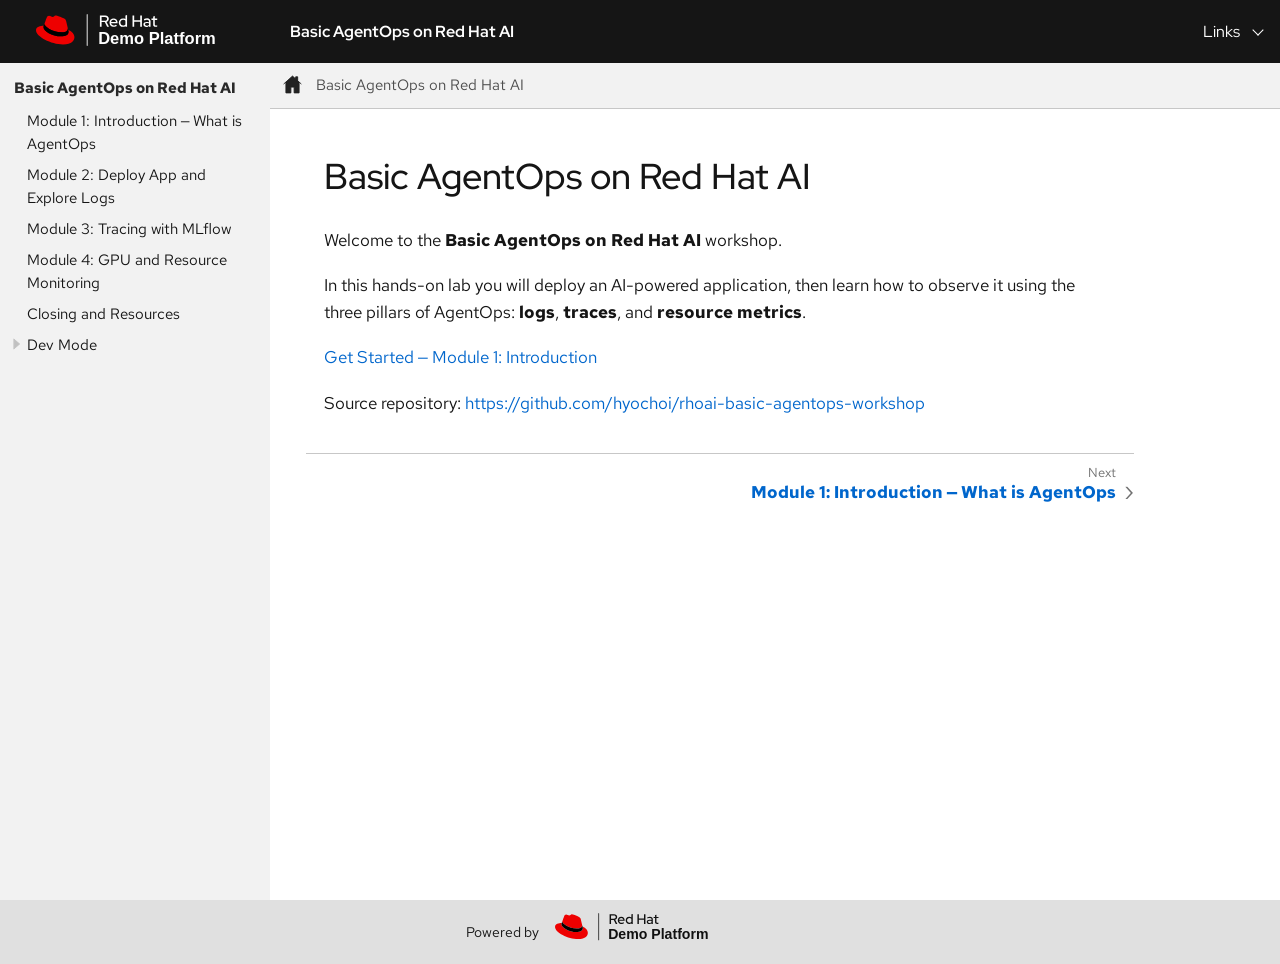
<file: docs/index.html>
<!DOCTYPE html>
<meta charset="utf-8">
<link rel="canonical" href="https://hyochoi.github.io/rhoai-basic-agentops-workshop/modules/main/index.html">
<script>location="modules/main/index.html"</script>
<meta http-equiv="refresh" content="0; url=modules/main/index.html">
<meta name="robots" content="noindex">
<title>Redirect Notice</title>
<h1>Redirect Notice</h1>
<p>The page you requested has been relocated to <a href="modules/main/index.html">https://hyochoi.github.io/rhoai-basic-agentops-workshop/modules/main/index.html</a>.</p>
</file>
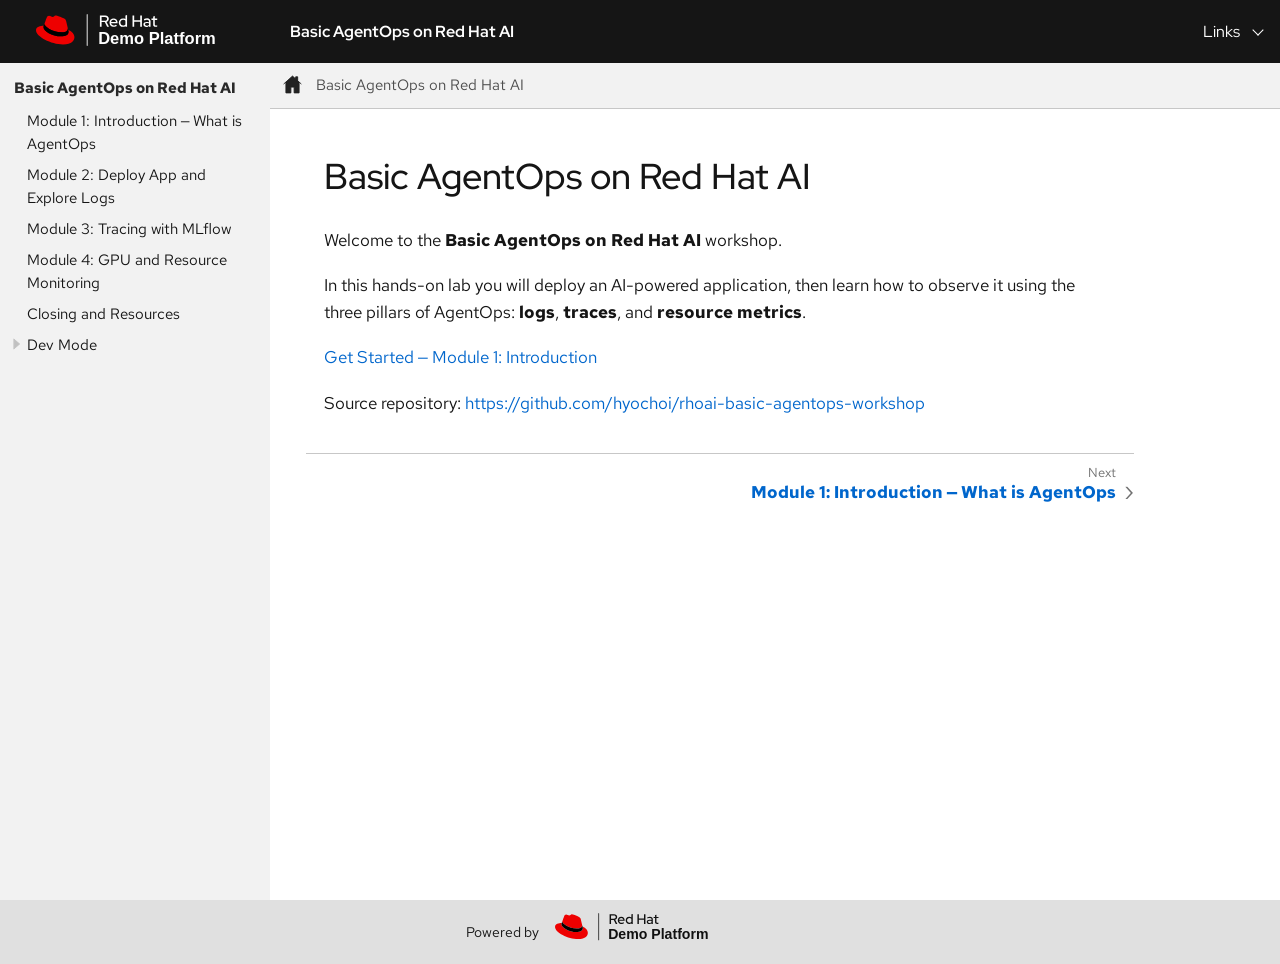
<file: docs/modules/main/index.html>
<!DOCTYPE html>
<html lang="en">
  <head>
    <meta charset="utf-8">
    <meta name="viewport" content="width=device-width,initial-scale=1">
    <title>Basic AgentOps on Red Hat AI :: Basic AgentOps on Red Hat AI</title>
    <link rel="canonical" href="https://hyochoi.github.io/rhoai-basic-agentops-workshop/modules/main/index.html">
    <link rel="next" href="module-01-introduction.html#introduction">
    <meta name="generator" content="Antora 3.2.1">
    <link rel="preconnect" href="https://fonts.googleapis.com">
    <link rel="preconnect" href="https://fonts.gstatic.com" crossorigin>
    <link rel="stylesheet" href="https://fonts.googleapis.com/css2?family=Red+Hat+Display:wght@400;500;700&family=Red+Hat+Mono:wght@400;700&family=Red+Hat+Text:wght@400;700&display=swap">
    <link rel="stylesheet" href="../../_/css/site.css">
<link rel="icon" href="../../_/img/favicon.ico" type="image/x-icon">
    <link rel="icon" href="../../_/img/favicon.ico" type="image/x-icon">
  </head>
  <body class="article">
<a class="skip-link" href="#content">Skip to content</a>
<header class="header">
  <nav class="navbar">
    <div class="navbar-brand">
      <span class="navbar-item navbar-logo">
        <img src="../../_/img/logo-demo-platform.svg" alt="Red Hat Demo Platform" class="navbar-logo-img">
      </span>
      <a class="navbar-item site-title" target="_blank" href="https://hyochoi.github.io/rhoai-basic-agentops-workshop">Basic AgentOps on Red Hat AI</a>
    </div>
    <div id="topbar-nav" class="navbar-menu">
      <div class="navbar-end">
        <div class="navbar-item navbar-item-right-dropdown has-dropdown is-hoverable">
          <a class="navbar-link" href="#">Links</a>
          <div class="navbar-dropdown navbar-dropdown-right">
          </div>
        </div>
      </div>
    </div>
  </nav>
</header>
<div class="body">
<div class="nav-container" data-component="modules" data-version="main">
  <aside class="nav">
    <div class="panels">
<div class="nav-panel-menu is-active" data-panel="menu">
  <nav class="nav-menu">
    <h3 class="title"><a href="index.html" class=" query-params-link">Basic AgentOps on Red Hat AI</a></h3>
<ul class="nav-list">
  <li class="nav-item" data-depth="0">
<ul class="nav-list">
  <li class="nav-item" data-depth="1">
    <a class="nav-link" href="module-01-introduction.html#introduction">Module 1: Introduction&#8201;&#8212;&#8201;What is AgentOps</a>
  </li>
  <li class="nav-item" data-depth="1">
    <a class="nav-link" href="module-02-deploy-and-logs.html#deploy-and-logs">Module 2: Deploy App and Explore Logs</a>
  </li>
  <li class="nav-item" data-depth="1">
    <a class="nav-link" href="module-03-tracing-mlflow.html#tracing-mlflow">Module 3: Tracing with MLflow</a>
  </li>
  <li class="nav-item" data-depth="1">
    <a class="nav-link" href="module-04-gpu-resources.html#gpu-resources">Module 4: GPU and Resource Monitoring</a>
  </li>
  <li class="nav-item" data-depth="1">
    <a class="nav-link" href="module-05-closing.html#closing">Closing and Resources</a>
  </li>
</ul>
  </li>
  <li class="nav-item" data-depth="0">
    <button class="nav-item-toggle"></button>
    <span class="nav-text">Dev Mode</span>
<ul class="nav-list">
  <li class="nav-item" data-depth="1">
    <a class="nav-link" href="attrs-page.html">Attributes Page</a>
  </li>
</ul>
  </li>
</ul>
  </nav>
</div>
<div class="nav-panel-explore" data-panel="explore">
  <div class="context">
  </div>
  <ul class="components">
    <li class="component is-current">
      <span class="title">Basic AgentOps on Red Hat AI</span>
      <ul class="versions">
        <li class="version is-current">
          <a href="index.html">main</a>
        </li>
      </ul>
    </li>
  </ul>
</div>    </div>
  </aside>
</div>
<main class="article" id="content">
<div class="toolbar" role="navigation">
<button class="nav-toggle"></button>
  <a href="index.html" class="home-link is-current"></a>
<nav class="breadcrumbs" aria-label="breadcrumbs">
  <ul>
    <li><a href="index.html">Basic AgentOps on Red Hat AI</a></li>
  </ul>
</nav>
</div>
  <div class="content">
<article class="doc">
<h1 class="page">Basic AgentOps on Red Hat AI</h1>
<div class="paragraph">
<p>Welcome to the <strong>Basic AgentOps on Red Hat AI</strong> workshop.</p>
</div>
<div class="paragraph">
<p>In this hands-on lab you will deploy an AI-powered application, then learn how to observe it using the three pillars of AgentOps: <strong>logs</strong>, <strong>traces</strong>, and <strong>resource metrics</strong>.</p>
</div>
<div class="paragraph">
<p><a href="module-01-introduction.html#introduction" class="xref page">Get Started&#8201;&#8212;&#8201;Module 1: Introduction</a></p>
</div>
<div class="paragraph">
<p>Source repository: <a href="https://github.com/hyochoi/rhoai-basic-agentops-workshop" class="bare">https://github.com/hyochoi/rhoai-basic-agentops-workshop</a></p>
</div>
<nav class="pagination">
  <span class="next"><a href="module-01-introduction.html#introduction" class="query-params-link">Module 1: Introduction&#8201;&#8212;&#8201;What is AgentOps</a></span>
</nav>
</article>
<aside class="toc sidebar" data-title="Contents" data-levels="2">
  <div class="toc-menu"></div>
</aside>  </div>
</main>
</div>
<footer class="footer">
  <a href="https://demo.redhat.com" target="_blank" class="poweredBy"><p>Powered by</p><div class="labInfo_poweredBy" style="display: block; width: 260px;"><svg class="labInfo_poweredByLogo" xmlns="http://www.w3.org/2000/svg" viewBox="0 0 1508.5 178.739"><g fill="#111"><path d="M316.6 63.2v-56H342a21.279 21.279 0 0 1 7.8 1.3 18.111 18.111 0 0 1 5.9 3.5 15.577 15.577 0 0 1 5 11.8 15.051 15.051 0 0 1-3.1 9.5 16.836 16.836 0 0 1-8.4 5.8l12.5 24.1h-9.3l-11.6-23H325v23Zm24.7-48.6H325v18.7h16.3q5.25 0 8.1-2.7a8.7 8.7 0 0 0 2.8-6.6 8.7 8.7 0 0 0-2.8-6.6c-1.8-1.9-4.5-2.8-8.1-2.8ZM364.1 42.8a20.674 20.674 0 0 1 1.6-8.2 20.288 20.288 0 0 1 4.3-6.7 19.92 19.92 0 0 1 6.5-4.5 19.718 19.718 0 0 1 8-1.6 18.463 18.463 0 0 1 7.8 1.6 18.677 18.677 0 0 1 6.2 4.5 20.927 20.927 0 0 1 4.1 6.8 23.2 23.2 0 0 1 1.5 8.4v2.3H372a13.822 13.822 0 0 0 4.6 8.4 13.6 13.6 0 0 0 9.1 3.3 15.553 15.553 0 0 0 5.7-1 12.858 12.858 0 0 0 4.6-2.6l5.1 5a25.983 25.983 0 0 1-7.4 4.1 24.69 24.69 0 0 1-8.4 1.3 21.306 21.306 0 0 1-8.4-1.6 22.763 22.763 0 0 1-6.8-4.4 20.788 20.788 0 0 1-4.5-6.7 23.2 23.2 0 0 1-1.5-8.4Zm20.2-14.2a11.527 11.527 0 0 0-8 3 13.046 13.046 0 0 0-4.2 7.8h24.2a13.091 13.091 0 0 0-4.2-7.8 11.106 11.106 0 0 0-7.8-3ZM443.1 63.2v-3.8a19.448 19.448 0 0 1-5.8 3.3 18.924 18.924 0 0 1-6.7 1.2 19.824 19.824 0 0 1-14.6-6.1 22.268 22.268 0 0 1-4.4-6.7 21.812 21.812 0 0 1 0-16.4A20.534 20.534 0 0 1 416 28a19.335 19.335 0 0 1 6.6-4.5 20.334 20.334 0 0 1 8.2-1.6 20.7 20.7 0 0 1 6.6 1 19.415 19.415 0 0 1 5.7 3V7.2l8-1.8v57.8Zm-25.2-20.4a13.718 13.718 0 0 0 4 10.1 13.45 13.45 0 0 0 9.8 4.1 14.956 14.956 0 0 0 6.4-1.3 15.954 15.954 0 0 0 4.9-3.6V33.6a14.988 14.988 0 0 0-4.9-3.5 15.271 15.271 0 0 0-6.4-1.3 13.423 13.423 0 0 0-9.9 4 13.806 13.806 0 0 0-3.9 10ZM478.1 63.2v-56h8.4v24h29.8v-24h8.4v56h-8.4V38.8h-29.8v24.4ZM547.2 64a16.483 16.483 0 0 1-10.8-3.5 11.037 11.037 0 0 1-4.2-8.9 10.375 10.375 0 0 1 4.7-9.2 20.76 20.76 0 0 1 11.8-3.2 27.841 27.841 0 0 1 5.8.6 27.374 27.374 0 0 1 5.3 1.6v-4.3a8.143 8.143 0 0 0-2.6-6.5 11.452 11.452 0 0 0-7.4-2.2 20.788 20.788 0 0 0-6 .9 34.616 34.616 0 0 0-6.6 2.6l-3-6a54.169 54.169 0 0 1 8.4-3.1 33.18 33.18 0 0 1 8.3-1.1c5.2 0 9.3 1.3 12.2 3.8s4.4 6.1 4.4 10.8v27h-7.8v-3.5a19.441 19.441 0 0 1-5.8 3.2 23.54 23.54 0 0 1-6.7 1Zm-7.3-12.6a5.646 5.646 0 0 0 2.6 4.8 11.193 11.193 0 0 0 6.6 1.8 16.256 16.256 0 0 0 5.9-1 14.449 14.449 0 0 0 4.9-2.9V47a19.778 19.778 0 0 0-4.8-1.8 24.933 24.933 0 0 0-5.7-.6 11.859 11.859 0 0 0-6.8 1.8 5.728 5.728 0 0 0-2.7 5ZM580.6 53.2v-24H572v-6.7h8.6V12.1l7.9-1.9v12.3h12v6.7h-12v22.1a5.94 5.94 0 0 0 1.4 4.4c.9.9 2.5 1.3 4.6 1.3a23.637 23.637 0 0 0 3-.2 10.857 10.857 0 0 0 2.8-.8v6.7a19.28 19.28 0 0 1-3.8.9 27.484 27.484 0 0 1-3.8.3c-3.9 0-7-.9-9-2.8-2-1.7-3.1-4.4-3.1-7.9Z"></path></g><path d="M127 90.2c12.5 0 30.6-2.6 30.6-17.5a12.678 12.678 0 0 0-.3-3.4L149.8 37c-1.7-7.1-3.2-10.3-15.7-16.6-9.7-5-30.8-13.1-37.1-13.1-5.8 0-7.5 7.5-14.4 7.5-6.7 0-11.6-5.6-17.9-5.6-6 0-9.9 4.1-12.9 12.5 0 0-8.4 23.7-9.5 27.2a4.216 4.216 0 0 0-.3 1.9c0 9.2 36.3 39.4 85 39.4Zm32.5-11.4c1.7 8.2 1.7 9.1 1.7 10.1 0 14-15.7 21.8-36.4 21.8-46.8 0-87.7-27.4-87.7-45.5a17.535 17.535 0 0 1 1.5-7.3C21.8 58.8 0 61.8 0 81c0 31.5 74.6 70.3 133.7 70.3 45.3 0 56.7-20.5 56.7-36.6-.1-12.8-11-27.3-30.9-35.9Z" fill="#e00"></path><path d="M159.5 78.8c1.7 8.2 1.7 9.1 1.7 10.1 0 14-15.7 21.8-36.4 21.8-46.8 0-87.7-27.4-87.7-45.5a17.535 17.535 0 0 1 1.5-7.3l3.7-9.1a4.877 4.877 0 0 0-.3 2c0 9.2 36.3 39.4 85 39.4 12.5 0 30.6-2.6 30.6-17.5a12.678 12.678 0 0 0-.3-3.4Z"></path><path d="M253.5 158.7a2.22 2.22 0 0 1-2.2-2.2V2.2a2.2 2.2 0 0 1 4.4 0v154.2a2.242 2.242 0 0 1-2.2 2.3Z" fill="#111"></path><text data-name="Demo Platform" transform="translate(1186 149)" fill="#111" font-size="82" font-family="'RedHatDisplay', 'Overpass', overpass, helvetica, arial, sans-serif" font-weight="700"><tspan x="-877.892" y="0">Demo Platform</tspan></text></svg></div></div>
</footer>
<script defer src="../../_/js/vendor/clipboard.js"></script>
<script defer src="../../_/js/site.js"></script>
<script defer src="../../_/js/vendor/highlight.js"></script>
  </body>
</html>
</file>
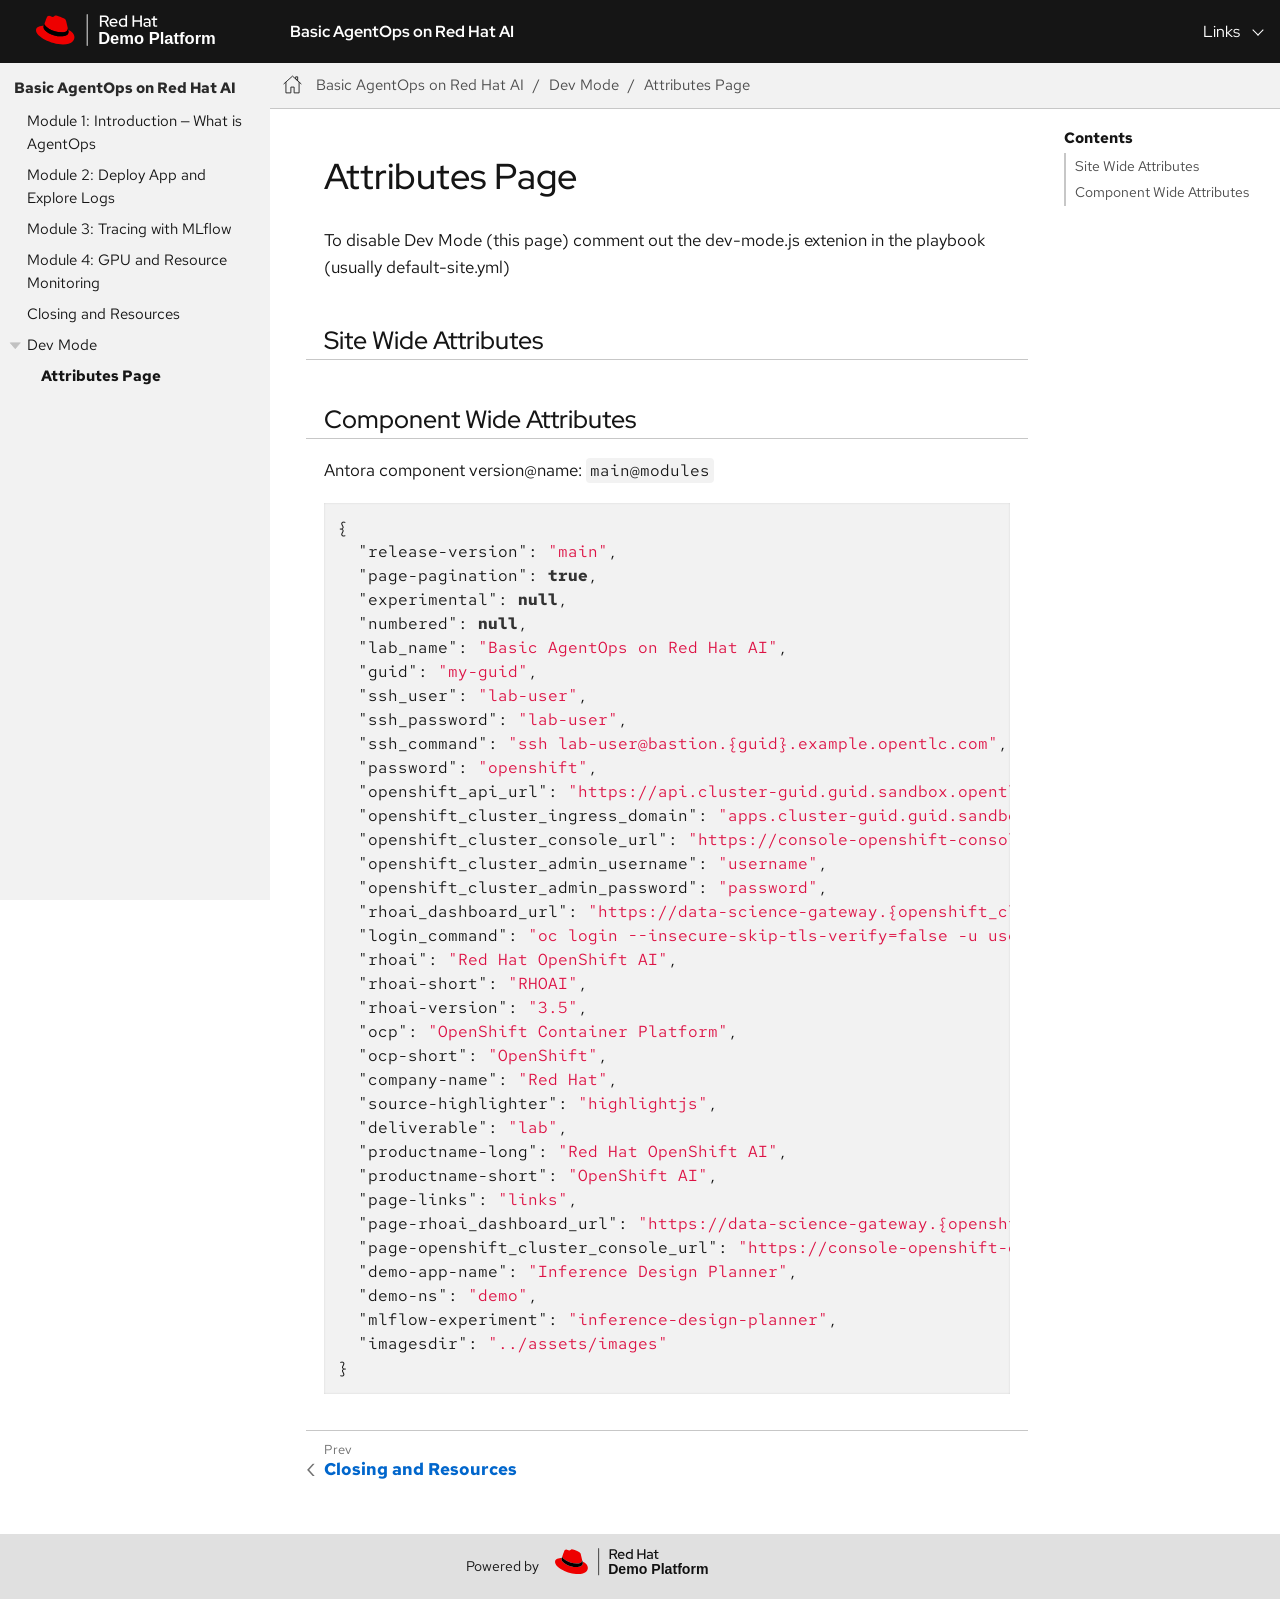
<file: docs/modules/main/attrs-page.html>
<!DOCTYPE html>
<html lang="en">
  <head>
    <meta charset="utf-8">
    <meta name="viewport" content="width=device-width,initial-scale=1">
    <title>Attributes Page :: Basic AgentOps on Red Hat AI</title>
    <link rel="canonical" href="https://hyochoi.github.io/rhoai-basic-agentops-workshop/modules/main/attrs-page.html">
    <link rel="prev" href="module-05-closing.html#closing">
    <meta name="generator" content="Antora 3.2.1">
    <link rel="preconnect" href="https://fonts.googleapis.com">
    <link rel="preconnect" href="https://fonts.gstatic.com" crossorigin>
    <link rel="stylesheet" href="https://fonts.googleapis.com/css2?family=Red+Hat+Display:wght@400;500;700&family=Red+Hat+Mono:wght@400;700&family=Red+Hat+Text:wght@400;700&display=swap">
    <link rel="stylesheet" href="../../_/css/site.css">
<link rel="icon" href="../../_/img/favicon.ico" type="image/x-icon">
    <link rel="icon" href="../../_/img/favicon.ico" type="image/x-icon">
  </head>
  <body class="article">
<a class="skip-link" href="#content">Skip to content</a>
<header class="header">
  <nav class="navbar">
    <div class="navbar-brand">
      <span class="navbar-item navbar-logo">
        <img src="../../_/img/logo-demo-platform.svg" alt="Red Hat Demo Platform" class="navbar-logo-img">
      </span>
      <a class="navbar-item site-title" target="_blank" href="https://hyochoi.github.io/rhoai-basic-agentops-workshop">Basic AgentOps on Red Hat AI</a>
    </div>
    <div id="topbar-nav" class="navbar-menu">
      <div class="navbar-end">
        <div class="navbar-item navbar-item-right-dropdown has-dropdown is-hoverable">
          <a class="navbar-link" href="#">Links</a>
          <div class="navbar-dropdown navbar-dropdown-right">
          </div>
        </div>
      </div>
    </div>
  </nav>
</header>
<div class="body">
<div class="nav-container" data-component="modules" data-version="main">
  <aside class="nav">
    <div class="panels">
<div class="nav-panel-menu is-active" data-panel="menu">
  <nav class="nav-menu">
    <h3 class="title"><a href="index.html" class=" query-params-link">Basic AgentOps on Red Hat AI</a></h3>
<ul class="nav-list">
  <li class="nav-item" data-depth="0">
<ul class="nav-list">
  <li class="nav-item" data-depth="1">
    <a class="nav-link" href="module-01-introduction.html#introduction">Module 1: Introduction&#8201;&#8212;&#8201;What is AgentOps</a>
  </li>
  <li class="nav-item" data-depth="1">
    <a class="nav-link" href="module-02-deploy-and-logs.html#deploy-and-logs">Module 2: Deploy App and Explore Logs</a>
  </li>
  <li class="nav-item" data-depth="1">
    <a class="nav-link" href="module-03-tracing-mlflow.html#tracing-mlflow">Module 3: Tracing with MLflow</a>
  </li>
  <li class="nav-item" data-depth="1">
    <a class="nav-link" href="module-04-gpu-resources.html#gpu-resources">Module 4: GPU and Resource Monitoring</a>
  </li>
  <li class="nav-item" data-depth="1">
    <a class="nav-link" href="module-05-closing.html#closing">Closing and Resources</a>
  </li>
</ul>
  </li>
  <li class="nav-item" data-depth="0">
    <button class="nav-item-toggle"></button>
    <span class="nav-text">Dev Mode</span>
<ul class="nav-list">
  <li class="nav-item is-current-page" data-depth="1">
    <a class="nav-link" href="attrs-page.html">Attributes Page</a>
  </li>
</ul>
  </li>
</ul>
  </nav>
</div>
<div class="nav-panel-explore" data-panel="explore">
  <div class="context">
  </div>
  <ul class="components">
    <li class="component is-current">
      <span class="title">Basic AgentOps on Red Hat AI</span>
      <ul class="versions">
        <li class="version is-current">
          <a href="index.html">main</a>
        </li>
      </ul>
    </li>
  </ul>
</div>    </div>
  </aside>
</div>
<main class="article" id="content">
<div class="toolbar" role="navigation">
<button class="nav-toggle"></button>
  <a href="index.html" class="home-link"></a>
<nav class="breadcrumbs" aria-label="breadcrumbs">
  <ul>
    <li><a href="index.html">Basic AgentOps on Red Hat AI</a></li>
    <li>Dev Mode</li>
    <li><a href="attrs-page.html">Attributes Page</a></li>
  </ul>
</nav>
</div>
  <div class="content">
<article class="doc">
<h1 class="page">Attributes Page</h1>
<div id="preamble">
<div class="sectionbody">
<div class="paragraph">
<p>To disable Dev Mode (this page) comment out the dev-mode.js extenion in the playbook (usually default-site.yml)</p>
</div>
</div>
</div>
<div class="sect1">
<h2 id="_site_wide_attributes"><a class="anchor" href="#_site_wide_attributes"></a>Site Wide Attributes</h2>
<div class="sectionbody">

</div>
</div>
<div class="sect1">
<h2 id="_component_wide_attributes"><a class="anchor" href="#_component_wide_attributes"></a>Component Wide Attributes</h2>
<div class="sectionbody">
<div class="paragraph">
<p>Antora component version@name: <code>main@modules</code></p>
</div>
<div class="listingblock">
<div class="content">
<pre class="highlightjs highlight"><code class="language-json hljs" data-lang="json">{
  "release-version": "main",
  "page-pagination": true,
  "experimental": null,
  "numbered": null,
  "lab_name": "Basic AgentOps on Red Hat AI",
  "guid": "my-guid",
  "ssh_user": "lab-user",
  "ssh_password": "lab-user",
  "ssh_command": "ssh lab-user@bastion.{guid}.example.opentlc.com",
  "password": "openshift",
  "openshift_api_url": "https://api.cluster-guid.guid.sandbox.opentlc.com:6443",
  "openshift_cluster_ingress_domain": "apps.cluster-guid.guid.sandbox.opentlc.com",
  "openshift_cluster_console_url": "https://console-openshift-console.{openshift_cluster_ingress_domain}",
  "openshift_cluster_admin_username": "username",
  "openshift_cluster_admin_password": "password",
  "rhoai_dashboard_url": "https://data-science-gateway.{openshift_cluster_ingress_domain}/",
  "login_command": "oc login --insecure-skip-tls-verify=false -u userX -p openshift https://api.MYCLUSTER.com:6443",
  "rhoai": "Red Hat OpenShift AI",
  "rhoai-short": "RHOAI",
  "rhoai-version": "3.5",
  "ocp": "OpenShift Container Platform",
  "ocp-short": "OpenShift",
  "company-name": "Red Hat",
  "source-highlighter": "highlightjs",
  "deliverable": "lab",
  "productname-long": "Red Hat OpenShift AI",
  "productname-short": "OpenShift AI",
  "page-links": "links",
  "page-rhoai_dashboard_url": "https://data-science-gateway.{openshift_cluster_ingress_domain}/",
  "page-openshift_cluster_console_url": "https://console-openshift-console.{openshift_cluster_ingress_domain}",
  "demo-app-name": "Inference Design Planner",
  "demo-ns": "demo",
  "mlflow-experiment": "inference-design-planner",
  "imagesdir": "../assets/images"
}</code></pre>
</div>
</div>
</div>
</div>
<nav class="pagination">
  <span class="prev"><a href="module-05-closing.html#closing" class="query-params-link">Closing and Resources</a></span>
</nav>
</article>
<aside class="toc sidebar" data-title="Contents" data-levels="2">
  <div class="toc-menu"></div>
</aside>  </div>
</main>
</div>
<footer class="footer">
  <a href="https://demo.redhat.com" target="_blank" class="poweredBy"><p>Powered by</p><div class="labInfo_poweredBy" style="display: block; width: 260px;"><svg class="labInfo_poweredByLogo" xmlns="http://www.w3.org/2000/svg" viewBox="0 0 1508.5 178.739"><g fill="#111"><path d="M316.6 63.2v-56H342a21.279 21.279 0 0 1 7.8 1.3 18.111 18.111 0 0 1 5.9 3.5 15.577 15.577 0 0 1 5 11.8 15.051 15.051 0 0 1-3.1 9.5 16.836 16.836 0 0 1-8.4 5.8l12.5 24.1h-9.3l-11.6-23H325v23Zm24.7-48.6H325v18.7h16.3q5.25 0 8.1-2.7a8.7 8.7 0 0 0 2.8-6.6 8.7 8.7 0 0 0-2.8-6.6c-1.8-1.9-4.5-2.8-8.1-2.8ZM364.1 42.8a20.674 20.674 0 0 1 1.6-8.2 20.288 20.288 0 0 1 4.3-6.7 19.92 19.92 0 0 1 6.5-4.5 19.718 19.718 0 0 1 8-1.6 18.463 18.463 0 0 1 7.8 1.6 18.677 18.677 0 0 1 6.2 4.5 20.927 20.927 0 0 1 4.1 6.8 23.2 23.2 0 0 1 1.5 8.4v2.3H372a13.822 13.822 0 0 0 4.6 8.4 13.6 13.6 0 0 0 9.1 3.3 15.553 15.553 0 0 0 5.7-1 12.858 12.858 0 0 0 4.6-2.6l5.1 5a25.983 25.983 0 0 1-7.4 4.1 24.69 24.69 0 0 1-8.4 1.3 21.306 21.306 0 0 1-8.4-1.6 22.763 22.763 0 0 1-6.8-4.4 20.788 20.788 0 0 1-4.5-6.7 23.2 23.2 0 0 1-1.5-8.4Zm20.2-14.2a11.527 11.527 0 0 0-8 3 13.046 13.046 0 0 0-4.2 7.8h24.2a13.091 13.091 0 0 0-4.2-7.8 11.106 11.106 0 0 0-7.8-3ZM443.1 63.2v-3.8a19.448 19.448 0 0 1-5.8 3.3 18.924 18.924 0 0 1-6.7 1.2 19.824 19.824 0 0 1-14.6-6.1 22.268 22.268 0 0 1-4.4-6.7 21.812 21.812 0 0 1 0-16.4A20.534 20.534 0 0 1 416 28a19.335 19.335 0 0 1 6.6-4.5 20.334 20.334 0 0 1 8.2-1.6 20.7 20.7 0 0 1 6.6 1 19.415 19.415 0 0 1 5.7 3V7.2l8-1.8v57.8Zm-25.2-20.4a13.718 13.718 0 0 0 4 10.1 13.45 13.45 0 0 0 9.8 4.1 14.956 14.956 0 0 0 6.4-1.3 15.954 15.954 0 0 0 4.9-3.6V33.6a14.988 14.988 0 0 0-4.9-3.5 15.271 15.271 0 0 0-6.4-1.3 13.423 13.423 0 0 0-9.9 4 13.806 13.806 0 0 0-3.9 10ZM478.1 63.2v-56h8.4v24h29.8v-24h8.4v56h-8.4V38.8h-29.8v24.4ZM547.2 64a16.483 16.483 0 0 1-10.8-3.5 11.037 11.037 0 0 1-4.2-8.9 10.375 10.375 0 0 1 4.7-9.2 20.76 20.76 0 0 1 11.8-3.2 27.841 27.841 0 0 1 5.8.6 27.374 27.374 0 0 1 5.3 1.6v-4.3a8.143 8.143 0 0 0-2.6-6.5 11.452 11.452 0 0 0-7.4-2.2 20.788 20.788 0 0 0-6 .9 34.616 34.616 0 0 0-6.6 2.6l-3-6a54.169 54.169 0 0 1 8.4-3.1 33.18 33.18 0 0 1 8.3-1.1c5.2 0 9.3 1.3 12.2 3.8s4.4 6.1 4.4 10.8v27h-7.8v-3.5a19.441 19.441 0 0 1-5.8 3.2 23.54 23.54 0 0 1-6.7 1Zm-7.3-12.6a5.646 5.646 0 0 0 2.6 4.8 11.193 11.193 0 0 0 6.6 1.8 16.256 16.256 0 0 0 5.9-1 14.449 14.449 0 0 0 4.9-2.9V47a19.778 19.778 0 0 0-4.8-1.8 24.933 24.933 0 0 0-5.7-.6 11.859 11.859 0 0 0-6.8 1.8 5.728 5.728 0 0 0-2.7 5ZM580.6 53.2v-24H572v-6.7h8.6V12.1l7.9-1.9v12.3h12v6.7h-12v22.1a5.94 5.94 0 0 0 1.4 4.4c.9.9 2.5 1.3 4.6 1.3a23.637 23.637 0 0 0 3-.2 10.857 10.857 0 0 0 2.8-.8v6.7a19.28 19.28 0 0 1-3.8.9 27.484 27.484 0 0 1-3.8.3c-3.9 0-7-.9-9-2.8-2-1.7-3.1-4.4-3.1-7.9Z"></path></g><path d="M127 90.2c12.5 0 30.6-2.6 30.6-17.5a12.678 12.678 0 0 0-.3-3.4L149.8 37c-1.7-7.1-3.2-10.3-15.7-16.6-9.7-5-30.8-13.1-37.1-13.1-5.8 0-7.5 7.5-14.4 7.5-6.7 0-11.6-5.6-17.9-5.6-6 0-9.9 4.1-12.9 12.5 0 0-8.4 23.7-9.5 27.2a4.216 4.216 0 0 0-.3 1.9c0 9.2 36.3 39.4 85 39.4Zm32.5-11.4c1.7 8.2 1.7 9.1 1.7 10.1 0 14-15.7 21.8-36.4 21.8-46.8 0-87.7-27.4-87.7-45.5a17.535 17.535 0 0 1 1.5-7.3C21.8 58.8 0 61.8 0 81c0 31.5 74.6 70.3 133.7 70.3 45.3 0 56.7-20.5 56.7-36.6-.1-12.8-11-27.3-30.9-35.9Z" fill="#e00"></path><path d="M159.5 78.8c1.7 8.2 1.7 9.1 1.7 10.1 0 14-15.7 21.8-36.4 21.8-46.8 0-87.7-27.4-87.7-45.5a17.535 17.535 0 0 1 1.5-7.3l3.7-9.1a4.877 4.877 0 0 0-.3 2c0 9.2 36.3 39.4 85 39.4 12.5 0 30.6-2.6 30.6-17.5a12.678 12.678 0 0 0-.3-3.4Z"></path><path d="M253.5 158.7a2.22 2.22 0 0 1-2.2-2.2V2.2a2.2 2.2 0 0 1 4.4 0v154.2a2.242 2.242 0 0 1-2.2 2.3Z" fill="#111"></path><text data-name="Demo Platform" transform="translate(1186 149)" fill="#111" font-size="82" font-family="'RedHatDisplay', 'Overpass', overpass, helvetica, arial, sans-serif" font-weight="700"><tspan x="-877.892" y="0">Demo Platform</tspan></text></svg></div></div>
</footer>
<script defer src="../../_/js/vendor/clipboard.js"></script>
<script defer src="../../_/js/site.js"></script>
<script defer src="../../_/js/vendor/highlight.js"></script>
  </body>
</html>
</file>
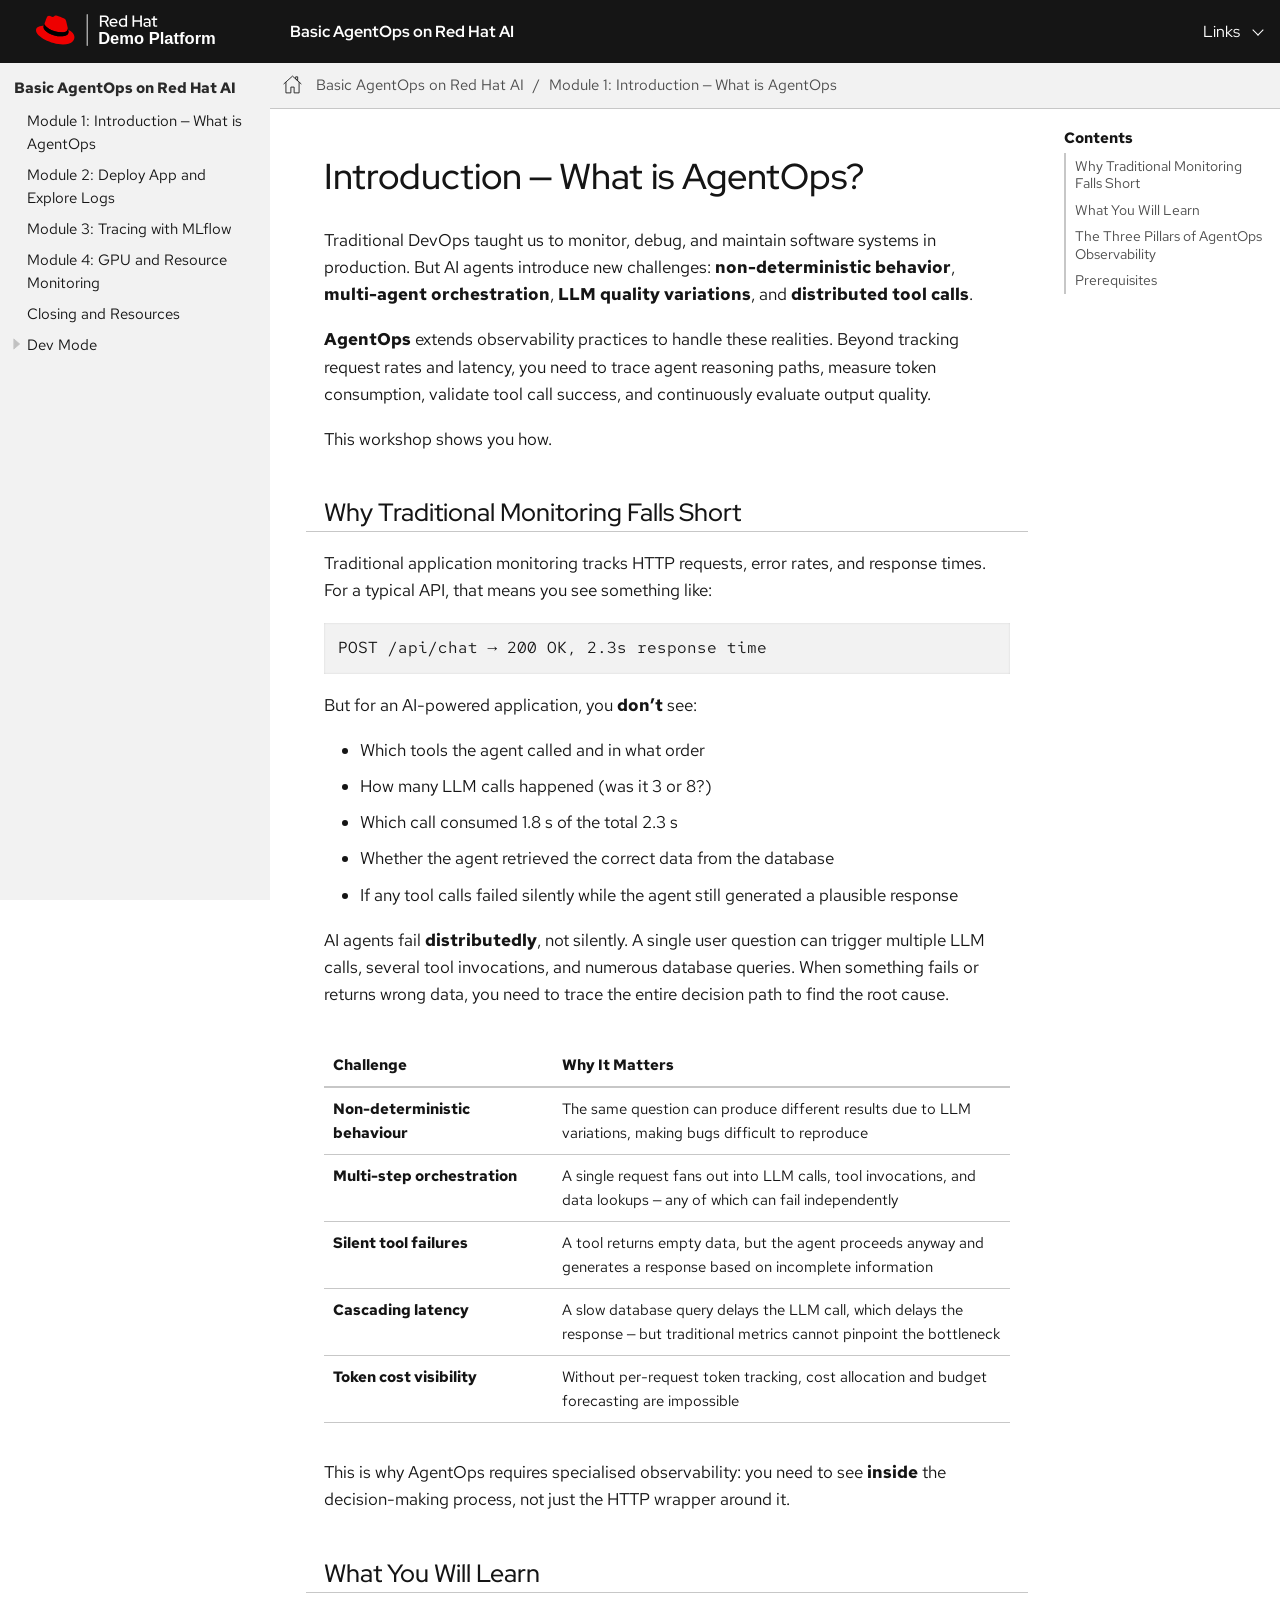
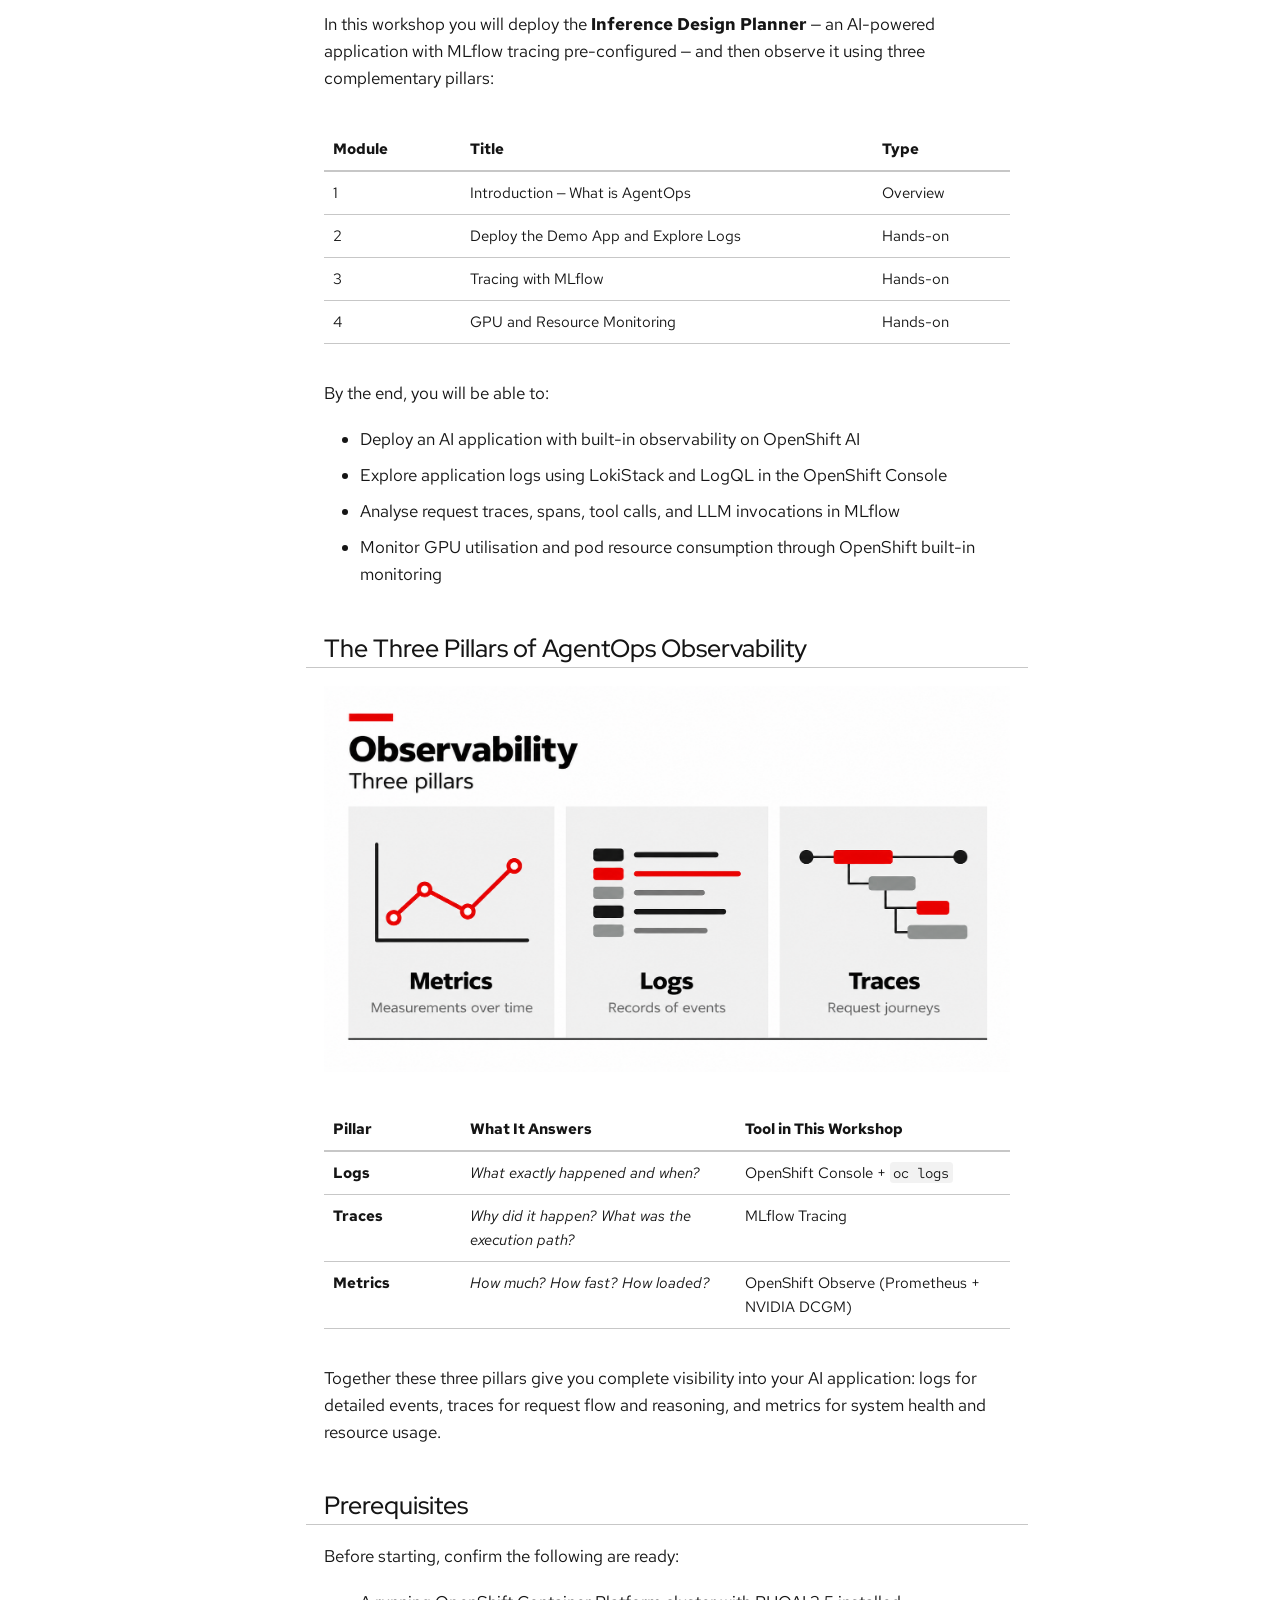
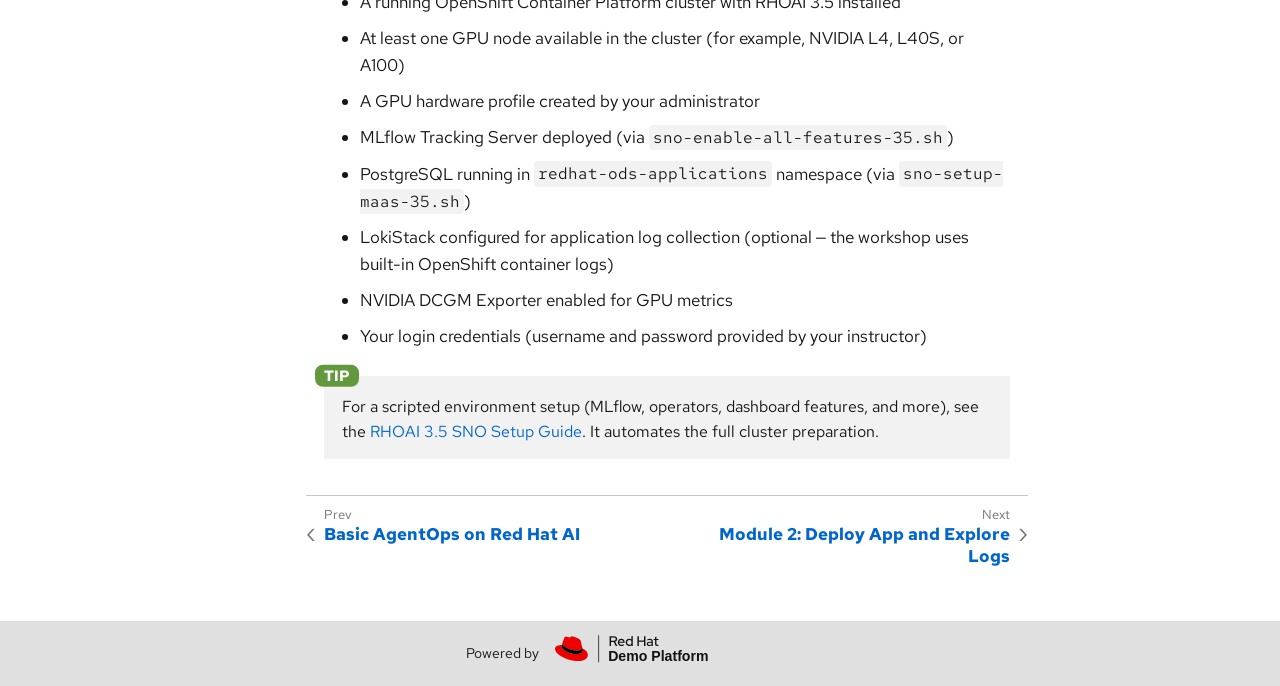
<file: docs/modules/main/module-01-introduction.html>
<!DOCTYPE html>
<html lang="en">
  <head>
    <meta charset="utf-8">
    <meta name="viewport" content="width=device-width,initial-scale=1">
    <title>Introduction&#8201;&#8212;&#8201;What is AgentOps? :: Basic AgentOps on Red Hat AI</title>
    <link rel="canonical" href="https://hyochoi.github.io/rhoai-basic-agentops-workshop/modules/main/module-01-introduction.html">
    <link rel="prev" href="index.html">
    <link rel="next" href="module-02-deploy-and-logs.html#deploy-and-logs">
    <meta name="generator" content="Antora 3.2.1">
    <link rel="preconnect" href="https://fonts.googleapis.com">
    <link rel="preconnect" href="https://fonts.gstatic.com" crossorigin>
    <link rel="stylesheet" href="https://fonts.googleapis.com/css2?family=Red+Hat+Display:wght@400;500;700&family=Red+Hat+Mono:wght@400;700&family=Red+Hat+Text:wght@400;700&display=swap">
    <link rel="stylesheet" href="../../_/css/site.css">
<link rel="icon" href="../../_/img/favicon.ico" type="image/x-icon">
    <link rel="icon" href="../../_/img/favicon.ico" type="image/x-icon">
  </head>
  <body class="article">
<a class="skip-link" href="#content">Skip to content</a>
<header class="header">
  <nav class="navbar">
    <div class="navbar-brand">
      <span class="navbar-item navbar-logo">
        <img src="../../_/img/logo-demo-platform.svg" alt="Red Hat Demo Platform" class="navbar-logo-img">
      </span>
      <a class="navbar-item site-title" target="_blank" href="https://hyochoi.github.io/rhoai-basic-agentops-workshop">Basic AgentOps on Red Hat AI</a>
    </div>
    <div id="topbar-nav" class="navbar-menu">
      <div class="navbar-end">
        <div class="navbar-item navbar-item-right-dropdown has-dropdown is-hoverable">
          <a class="navbar-link" href="#">Links</a>
          <div class="navbar-dropdown navbar-dropdown-right">
          </div>
        </div>
      </div>
    </div>
  </nav>
</header>
<div class="body">
<div class="nav-container" data-component="modules" data-version="main">
  <aside class="nav">
    <div class="panels">
<div class="nav-panel-menu is-active" data-panel="menu">
  <nav class="nav-menu">
    <h3 class="title"><a href="index.html" class=" query-params-link">Basic AgentOps on Red Hat AI</a></h3>
<ul class="nav-list">
  <li class="nav-item" data-depth="0">
<ul class="nav-list">
  <li class="nav-item" data-depth="1">
    <a class="nav-link" href="#introduction">Module 1: Introduction&#8201;&#8212;&#8201;What is AgentOps</a>
  </li>
  <li class="nav-item" data-depth="1">
    <a class="nav-link" href="module-02-deploy-and-logs.html#deploy-and-logs">Module 2: Deploy App and Explore Logs</a>
  </li>
  <li class="nav-item" data-depth="1">
    <a class="nav-link" href="module-03-tracing-mlflow.html#tracing-mlflow">Module 3: Tracing with MLflow</a>
  </li>
  <li class="nav-item" data-depth="1">
    <a class="nav-link" href="module-04-gpu-resources.html#gpu-resources">Module 4: GPU and Resource Monitoring</a>
  </li>
  <li class="nav-item" data-depth="1">
    <a class="nav-link" href="module-05-closing.html#closing">Closing and Resources</a>
  </li>
</ul>
  </li>
  <li class="nav-item" data-depth="0">
    <button class="nav-item-toggle"></button>
    <span class="nav-text">Dev Mode</span>
<ul class="nav-list">
  <li class="nav-item" data-depth="1">
    <a class="nav-link" href="attrs-page.html">Attributes Page</a>
  </li>
</ul>
  </li>
</ul>
  </nav>
</div>
<div class="nav-panel-explore" data-panel="explore">
  <div class="context">
  </div>
  <ul class="components">
    <li class="component is-current">
      <span class="title">Basic AgentOps on Red Hat AI</span>
      <ul class="versions">
        <li class="version is-current">
          <a href="index.html">main</a>
        </li>
      </ul>
    </li>
  </ul>
</div>    </div>
  </aside>
</div>
<main class="article" id="content">
<div class="toolbar" role="navigation">
<button class="nav-toggle"></button>
  <a href="index.html" class="home-link"></a>
<nav class="breadcrumbs" aria-label="breadcrumbs">
  <ul>
    <li><a href="index.html">Basic AgentOps on Red Hat AI</a></li>
    <li><a href="#introduction">Module 1: Introduction&#8201;&#8212;&#8201;What is AgentOps</a></li>
  </ul>
</nav>
</div>
  <div class="content">
<article class="doc">
<h1 class="page">Introduction&#8201;&#8212;&#8201;What is AgentOps?</h1>
<div id="preamble">
<div class="sectionbody">
<div class="paragraph">
<p>Traditional DevOps taught us to monitor, debug, and maintain software systems in production. But AI agents introduce new challenges: <strong>non-deterministic behavior</strong>, <strong>multi-agent orchestration</strong>, <strong>LLM quality variations</strong>, and <strong>distributed tool calls</strong>.</p>
</div>
<div class="paragraph">
<p><strong>AgentOps</strong> extends observability practices to handle these realities. Beyond tracking request rates and latency, you need to trace agent reasoning paths, measure token consumption, validate tool call success, and continuously evaluate output quality.</p>
</div>
<div class="paragraph">
<p>This workshop shows you how.</p>
</div>
</div>
</div>
<div class="sect1">
<h2 id="_why_traditional_monitoring_falls_short"><a class="anchor" href="#_why_traditional_monitoring_falls_short"></a>Why Traditional Monitoring Falls Short</h2>
<div class="sectionbody">
<div class="paragraph">
<p>Traditional application monitoring tracks HTTP requests, error rates, and response times. For a typical API, that means you see something like:</p>
</div>
<div class="listingblock">
<div class="content">
<pre class="highlightjs highlight"><code class="language-text hljs" data-lang="text">POST /api/chat → 200 OK, 2.3s response time</code></pre>
</div>
</div>
<div class="paragraph">
<p>But for an AI-powered application, you <strong>don&#8217;t</strong> see:</p>
</div>
<div class="ulist">
<ul>
<li>
<p>Which tools the agent called and in what order</p>
</li>
<li>
<p>How many LLM calls happened (was it 3 or 8?)</p>
</li>
<li>
<p>Which call consumed 1.8 s of the total 2.3 s</p>
</li>
<li>
<p>Whether the agent retrieved the correct data from the database</p>
</li>
<li>
<p>If any tool calls failed silently while the agent still generated a plausible response</p>
</li>
</ul>
</div>
<div class="paragraph">
<p>AI agents fail <strong>distributedly</strong>, not silently. A single user question can trigger multiple LLM calls, several tool invocations, and numerous database queries. When something fails or returns wrong data, you need to trace the entire decision path to find the root cause.</p>
</div>
<table class="tableblock frame-all grid-all stretch">
<colgroup>
<col style="width: 33.3333%;">
<col style="width: 66.6667%;">
</colgroup>
<thead>
<tr>
<th class="tableblock halign-left valign-top">Challenge</th>
<th class="tableblock halign-left valign-top">Why It Matters</th>
</tr>
</thead>
<tbody>
<tr>
<td class="tableblock halign-left valign-top"><p class="tableblock"><strong>Non-deterministic behaviour</strong></p></td>
<td class="tableblock halign-left valign-top"><p class="tableblock">The same question can produce different results due to LLM variations, making bugs difficult to reproduce</p></td>
</tr>
<tr>
<td class="tableblock halign-left valign-top"><p class="tableblock"><strong>Multi-step orchestration</strong></p></td>
<td class="tableblock halign-left valign-top"><p class="tableblock">A single request fans out into LLM calls, tool invocations, and data lookups&#8201;&#8212;&#8201;any of which can fail independently</p></td>
</tr>
<tr>
<td class="tableblock halign-left valign-top"><p class="tableblock"><strong>Silent tool failures</strong></p></td>
<td class="tableblock halign-left valign-top"><p class="tableblock">A tool returns empty data, but the agent proceeds anyway and generates a response based on incomplete information</p></td>
</tr>
<tr>
<td class="tableblock halign-left valign-top"><p class="tableblock"><strong>Cascading latency</strong></p></td>
<td class="tableblock halign-left valign-top"><p class="tableblock">A slow database query delays the LLM call, which delays the response&#8201;&#8212;&#8201;but traditional metrics cannot pinpoint the bottleneck</p></td>
</tr>
<tr>
<td class="tableblock halign-left valign-top"><p class="tableblock"><strong>Token cost visibility</strong></p></td>
<td class="tableblock halign-left valign-top"><p class="tableblock">Without per-request token tracking, cost allocation and budget forecasting are impossible</p></td>
</tr>
</tbody>
</table>
<div class="paragraph">
<p>This is why AgentOps requires specialised observability: you need to see <strong>inside</strong> the decision-making process, not just the HTTP wrapper around it.</p>
</div>
</div>
</div>
<div class="sect1">
<h2 id="_what_you_will_learn"><a class="anchor" href="#_what_you_will_learn"></a>What You Will Learn</h2>
<div class="sectionbody">
<div class="paragraph">
<p>In this workshop you will deploy the <strong>Inference Design Planner</strong>&#8201;&#8212;&#8201;an AI-powered application with MLflow tracing pre-configured&#8201;&#8212;&#8201;and then observe it using three complementary pillars:</p>
</div>
<table class="tableblock frame-all grid-all stretch">
<colgroup>
<col style="width: 20%;">
<col style="width: 60%;">
<col style="width: 20%;">
</colgroup>
<thead>
<tr>
<th class="tableblock halign-left valign-top">Module</th>
<th class="tableblock halign-left valign-top">Title</th>
<th class="tableblock halign-left valign-top">Type</th>
</tr>
</thead>
<tbody>
<tr>
<td class="tableblock halign-left valign-top"><p class="tableblock">1</p></td>
<td class="tableblock halign-left valign-top"><p class="tableblock">Introduction&#8201;&#8212;&#8201;What is AgentOps</p></td>
<td class="tableblock halign-left valign-top"><p class="tableblock">Overview</p></td>
</tr>
<tr>
<td class="tableblock halign-left valign-top"><p class="tableblock">2</p></td>
<td class="tableblock halign-left valign-top"><p class="tableblock">Deploy the Demo App and Explore Logs</p></td>
<td class="tableblock halign-left valign-top"><p class="tableblock">Hands-on</p></td>
</tr>
<tr>
<td class="tableblock halign-left valign-top"><p class="tableblock">3</p></td>
<td class="tableblock halign-left valign-top"><p class="tableblock">Tracing with MLflow</p></td>
<td class="tableblock halign-left valign-top"><p class="tableblock">Hands-on</p></td>
</tr>
<tr>
<td class="tableblock halign-left valign-top"><p class="tableblock">4</p></td>
<td class="tableblock halign-left valign-top"><p class="tableblock">GPU and Resource Monitoring</p></td>
<td class="tableblock halign-left valign-top"><p class="tableblock">Hands-on</p></td>
</tr>
</tbody>
</table>
<div class="paragraph">
<p>By the end, you will be able to:</p>
</div>
<div class="ulist">
<ul>
<li>
<p>Deploy an AI application with built-in observability on OpenShift AI</p>
</li>
<li>
<p>Explore application logs using LokiStack and LogQL in the OpenShift Console</p>
</li>
<li>
<p>Analyse request traces, spans, tool calls, and LLM invocations in MLflow</p>
</li>
<li>
<p>Monitor GPU utilisation and pod resource consumption through OpenShift built-in monitoring</p>
</li>
</ul>
</div>
</div>
</div>
<div class="sect1">
<h2 id="_the_three_pillars_of_agentops_observability"><a class="anchor" href="#_the_three_pillars_of_agentops_observability"></a>The Three Pillars of AgentOps Observability</h2>
<div class="sectionbody">
<div class="imageblock">
<div class="content">
<img src="_images/img-three-pillars-observability.png" alt="Three Pillars of Observability">
</div>
</div>
<table class="tableblock frame-all grid-all stretch">
<colgroup>
<col style="width: 20%;">
<col style="width: 40%;">
<col style="width: 40%;">
</colgroup>
<thead>
<tr>
<th class="tableblock halign-left valign-top">Pillar</th>
<th class="tableblock halign-left valign-top">What It Answers</th>
<th class="tableblock halign-left valign-top">Tool in This Workshop</th>
</tr>
</thead>
<tbody>
<tr>
<td class="tableblock halign-left valign-top"><p class="tableblock"><strong>Logs</strong></p></td>
<td class="tableblock halign-left valign-top"><p class="tableblock"><em>What exactly happened and when?</em></p></td>
<td class="tableblock halign-left valign-top"><p class="tableblock">OpenShift Console + <code>oc logs</code></p></td>
</tr>
<tr>
<td class="tableblock halign-left valign-top"><p class="tableblock"><strong>Traces</strong></p></td>
<td class="tableblock halign-left valign-top"><p class="tableblock"><em>Why did it happen? What was the execution path?</em></p></td>
<td class="tableblock halign-left valign-top"><p class="tableblock">MLflow Tracing</p></td>
</tr>
<tr>
<td class="tableblock halign-left valign-top"><p class="tableblock"><strong>Metrics</strong></p></td>
<td class="tableblock halign-left valign-top"><p class="tableblock"><em>How much? How fast? How loaded?</em></p></td>
<td class="tableblock halign-left valign-top"><p class="tableblock">OpenShift Observe (Prometheus + NVIDIA DCGM)</p></td>
</tr>
</tbody>
</table>
<div class="paragraph">
<p>Together these three pillars give you complete visibility into your AI application: logs for detailed events, traces for request flow and reasoning, and metrics for system health and resource usage.</p>
</div>
</div>
</div>
<div class="sect1">
<h2 id="_prerequisites"><a class="anchor" href="#_prerequisites"></a>Prerequisites</h2>
<div class="sectionbody">
<div class="paragraph">
<p>Before starting, confirm the following are ready:</p>
</div>
<div class="ulist">
<ul>
<li>
<p>A running OpenShift Container Platform cluster with RHOAI 3.5 installed</p>
</li>
<li>
<p>At least one GPU node available in the cluster (for example, NVIDIA L4, L40S, or A100)</p>
</li>
<li>
<p>A GPU hardware profile created by your administrator</p>
</li>
<li>
<p>MLflow Tracking Server deployed (via <code>sno-enable-all-features-35.sh</code>)</p>
</li>
<li>
<p>PostgreSQL running in <code>redhat-ods-applications</code> namespace (via <code>sno-setup-maas-35.sh</code>)</p>
</li>
<li>
<p>LokiStack configured for application log collection (optional&#8201;&#8212;&#8201;the workshop uses built-in OpenShift container logs)</p>
</li>
<li>
<p>NVIDIA DCGM Exporter enabled for GPU metrics</p>
</li>
<li>
<p>Your login credentials (username and password provided by your instructor)</p>
</li>
</ul>
</div>
<div class="admonitionblock tip">
<table>
<tr>
<td class="icon">
<i class="fa icon-tip" title="Tip"></i>
</td>
<td class="content">
<div class="paragraph">
<p>For a scripted environment setup (MLflow, operators, dashboard features, and more), see the <a href="https://github.com/jingggg-wenn/rhoai-sno-setup-guide">RHOAI 3.5 SNO Setup Guide</a>. It automates the full cluster preparation.</p>
</div>
</td>
</tr>
</table>
</div>
</div>
</div>
<nav class="pagination">
  <span class="prev"><a href="index.html" class="query-params-link">Basic AgentOps on Red Hat AI</a></span>
  <span class="next"><a href="module-02-deploy-and-logs.html#deploy-and-logs" class="query-params-link">Module 2: Deploy App and Explore Logs</a></span>
</nav>
</article>
<aside class="toc sidebar" data-title="Contents" data-levels="2">
  <div class="toc-menu"></div>
</aside>  </div>
</main>
</div>
<footer class="footer">
  <a href="https://demo.redhat.com" target="_blank" class="poweredBy"><p>Powered by</p><div class="labInfo_poweredBy" style="display: block; width: 260px;"><svg class="labInfo_poweredByLogo" xmlns="http://www.w3.org/2000/svg" viewBox="0 0 1508.5 178.739"><g fill="#111"><path d="M316.6 63.2v-56H342a21.279 21.279 0 0 1 7.8 1.3 18.111 18.111 0 0 1 5.9 3.5 15.577 15.577 0 0 1 5 11.8 15.051 15.051 0 0 1-3.1 9.5 16.836 16.836 0 0 1-8.4 5.8l12.5 24.1h-9.3l-11.6-23H325v23Zm24.7-48.6H325v18.7h16.3q5.25 0 8.1-2.7a8.7 8.7 0 0 0 2.8-6.6 8.7 8.7 0 0 0-2.8-6.6c-1.8-1.9-4.5-2.8-8.1-2.8ZM364.1 42.8a20.674 20.674 0 0 1 1.6-8.2 20.288 20.288 0 0 1 4.3-6.7 19.92 19.92 0 0 1 6.5-4.5 19.718 19.718 0 0 1 8-1.6 18.463 18.463 0 0 1 7.8 1.6 18.677 18.677 0 0 1 6.2 4.5 20.927 20.927 0 0 1 4.1 6.8 23.2 23.2 0 0 1 1.5 8.4v2.3H372a13.822 13.822 0 0 0 4.6 8.4 13.6 13.6 0 0 0 9.1 3.3 15.553 15.553 0 0 0 5.7-1 12.858 12.858 0 0 0 4.6-2.6l5.1 5a25.983 25.983 0 0 1-7.4 4.1 24.69 24.69 0 0 1-8.4 1.3 21.306 21.306 0 0 1-8.4-1.6 22.763 22.763 0 0 1-6.8-4.4 20.788 20.788 0 0 1-4.5-6.7 23.2 23.2 0 0 1-1.5-8.4Zm20.2-14.2a11.527 11.527 0 0 0-8 3 13.046 13.046 0 0 0-4.2 7.8h24.2a13.091 13.091 0 0 0-4.2-7.8 11.106 11.106 0 0 0-7.8-3ZM443.1 63.2v-3.8a19.448 19.448 0 0 1-5.8 3.3 18.924 18.924 0 0 1-6.7 1.2 19.824 19.824 0 0 1-14.6-6.1 22.268 22.268 0 0 1-4.4-6.7 21.812 21.812 0 0 1 0-16.4A20.534 20.534 0 0 1 416 28a19.335 19.335 0 0 1 6.6-4.5 20.334 20.334 0 0 1 8.2-1.6 20.7 20.7 0 0 1 6.6 1 19.415 19.415 0 0 1 5.7 3V7.2l8-1.8v57.8Zm-25.2-20.4a13.718 13.718 0 0 0 4 10.1 13.45 13.45 0 0 0 9.8 4.1 14.956 14.956 0 0 0 6.4-1.3 15.954 15.954 0 0 0 4.9-3.6V33.6a14.988 14.988 0 0 0-4.9-3.5 15.271 15.271 0 0 0-6.4-1.3 13.423 13.423 0 0 0-9.9 4 13.806 13.806 0 0 0-3.9 10ZM478.1 63.2v-56h8.4v24h29.8v-24h8.4v56h-8.4V38.8h-29.8v24.4ZM547.2 64a16.483 16.483 0 0 1-10.8-3.5 11.037 11.037 0 0 1-4.2-8.9 10.375 10.375 0 0 1 4.7-9.2 20.76 20.76 0 0 1 11.8-3.2 27.841 27.841 0 0 1 5.8.6 27.374 27.374 0 0 1 5.3 1.6v-4.3a8.143 8.143 0 0 0-2.6-6.5 11.452 11.452 0 0 0-7.4-2.2 20.788 20.788 0 0 0-6 .9 34.616 34.616 0 0 0-6.6 2.6l-3-6a54.169 54.169 0 0 1 8.4-3.1 33.18 33.18 0 0 1 8.3-1.1c5.2 0 9.3 1.3 12.2 3.8s4.4 6.1 4.4 10.8v27h-7.8v-3.5a19.441 19.441 0 0 1-5.8 3.2 23.54 23.54 0 0 1-6.7 1Zm-7.3-12.6a5.646 5.646 0 0 0 2.6 4.8 11.193 11.193 0 0 0 6.6 1.8 16.256 16.256 0 0 0 5.9-1 14.449 14.449 0 0 0 4.9-2.9V47a19.778 19.778 0 0 0-4.8-1.8 24.933 24.933 0 0 0-5.7-.6 11.859 11.859 0 0 0-6.8 1.8 5.728 5.728 0 0 0-2.7 5ZM580.6 53.2v-24H572v-6.7h8.6V12.1l7.9-1.9v12.3h12v6.7h-12v22.1a5.94 5.94 0 0 0 1.4 4.4c.9.9 2.5 1.3 4.6 1.3a23.637 23.637 0 0 0 3-.2 10.857 10.857 0 0 0 2.8-.8v6.7a19.28 19.28 0 0 1-3.8.9 27.484 27.484 0 0 1-3.8.3c-3.9 0-7-.9-9-2.8-2-1.7-3.1-4.4-3.1-7.9Z"></path></g><path d="M127 90.2c12.5 0 30.6-2.6 30.6-17.5a12.678 12.678 0 0 0-.3-3.4L149.8 37c-1.7-7.1-3.2-10.3-15.7-16.6-9.7-5-30.8-13.1-37.1-13.1-5.8 0-7.5 7.5-14.4 7.5-6.7 0-11.6-5.6-17.9-5.6-6 0-9.9 4.1-12.9 12.5 0 0-8.4 23.7-9.5 27.2a4.216 4.216 0 0 0-.3 1.9c0 9.2 36.3 39.4 85 39.4Zm32.5-11.4c1.7 8.2 1.7 9.1 1.7 10.1 0 14-15.7 21.8-36.4 21.8-46.8 0-87.7-27.4-87.7-45.5a17.535 17.535 0 0 1 1.5-7.3C21.8 58.8 0 61.8 0 81c0 31.5 74.6 70.3 133.7 70.3 45.3 0 56.7-20.5 56.7-36.6-.1-12.8-11-27.3-30.9-35.9Z" fill="#e00"></path><path d="M159.5 78.8c1.7 8.2 1.7 9.1 1.7 10.1 0 14-15.7 21.8-36.4 21.8-46.8 0-87.7-27.4-87.7-45.5a17.535 17.535 0 0 1 1.5-7.3l3.7-9.1a4.877 4.877 0 0 0-.3 2c0 9.2 36.3 39.4 85 39.4 12.5 0 30.6-2.6 30.6-17.5a12.678 12.678 0 0 0-.3-3.4Z"></path><path d="M253.5 158.7a2.22 2.22 0 0 1-2.2-2.2V2.2a2.2 2.2 0 0 1 4.4 0v154.2a2.242 2.242 0 0 1-2.2 2.3Z" fill="#111"></path><text data-name="Demo Platform" transform="translate(1186 149)" fill="#111" font-size="82" font-family="'RedHatDisplay', 'Overpass', overpass, helvetica, arial, sans-serif" font-weight="700"><tspan x="-877.892" y="0">Demo Platform</tspan></text></svg></div></div>
</footer>
<script defer src="../../_/js/vendor/clipboard.js"></script>
<script defer src="../../_/js/site.js"></script>
<script defer src="../../_/js/vendor/highlight.js"></script>
  </body>
</html>
</file>
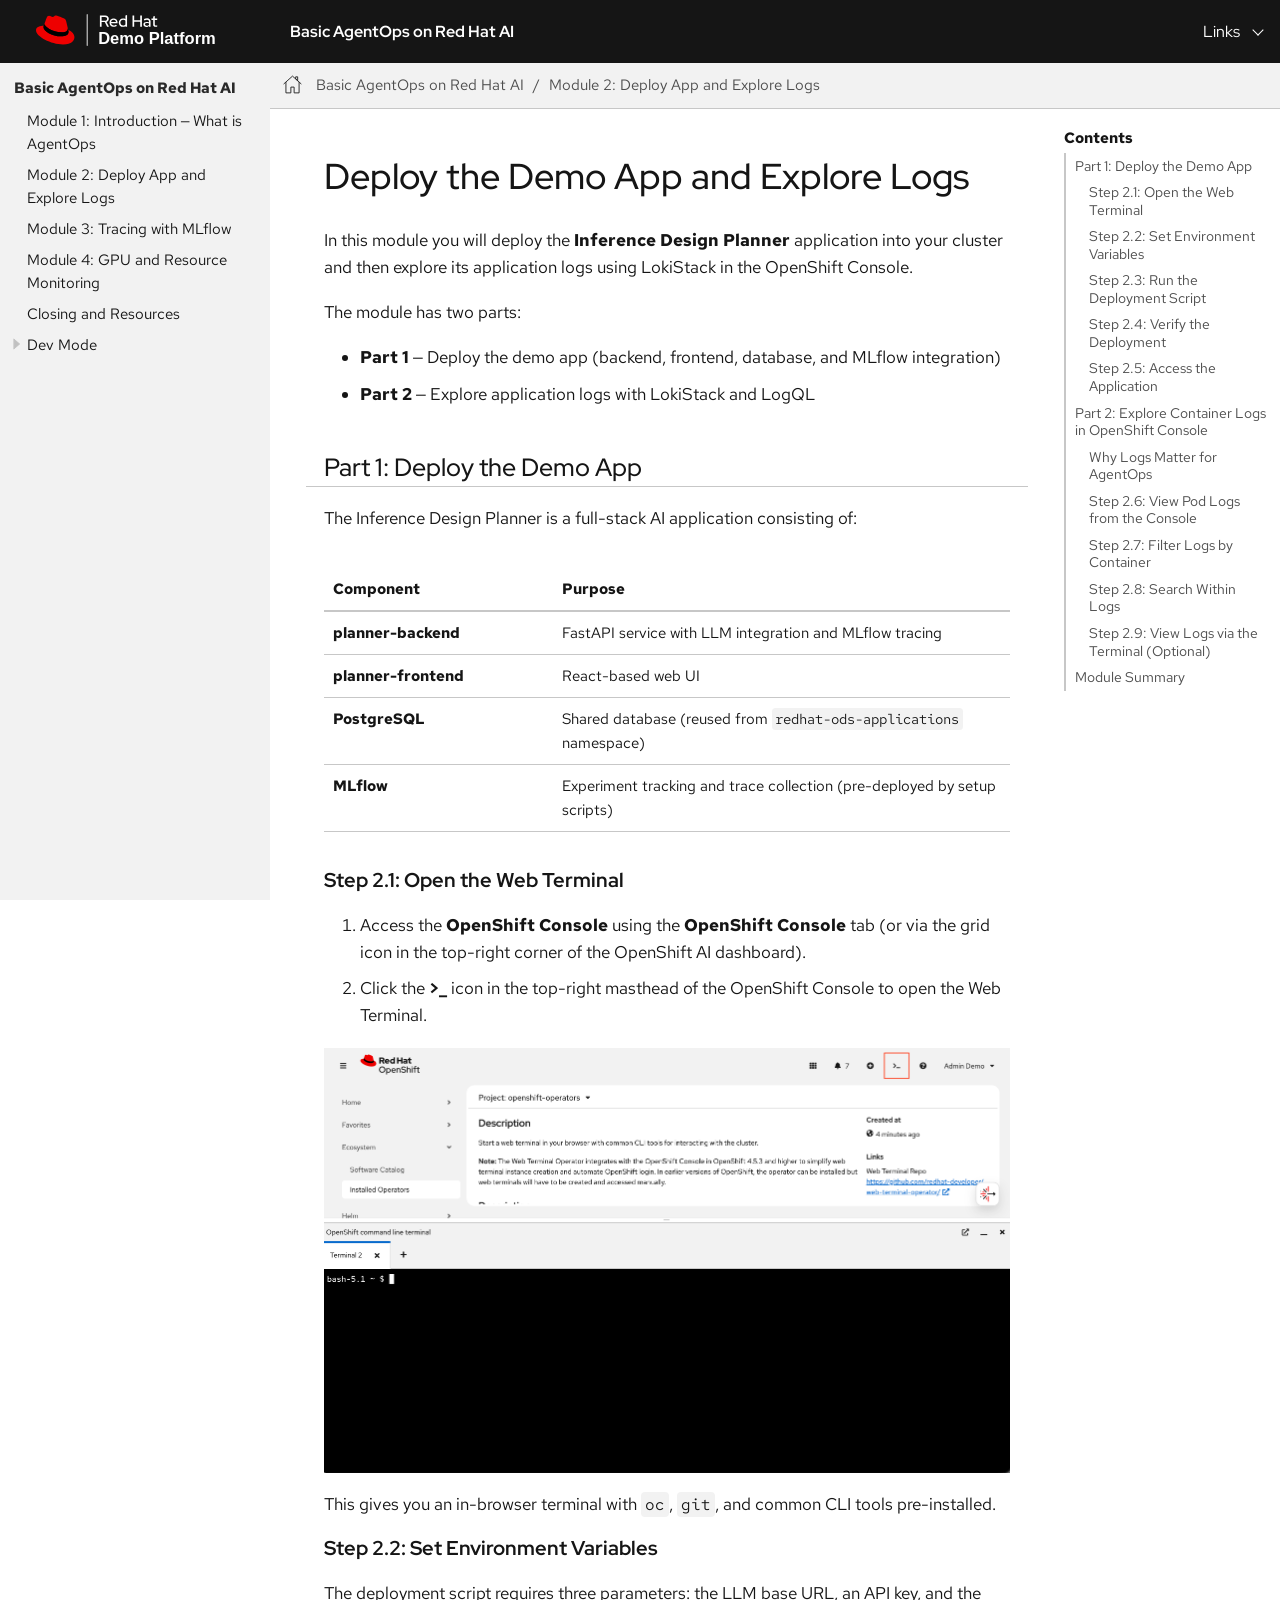
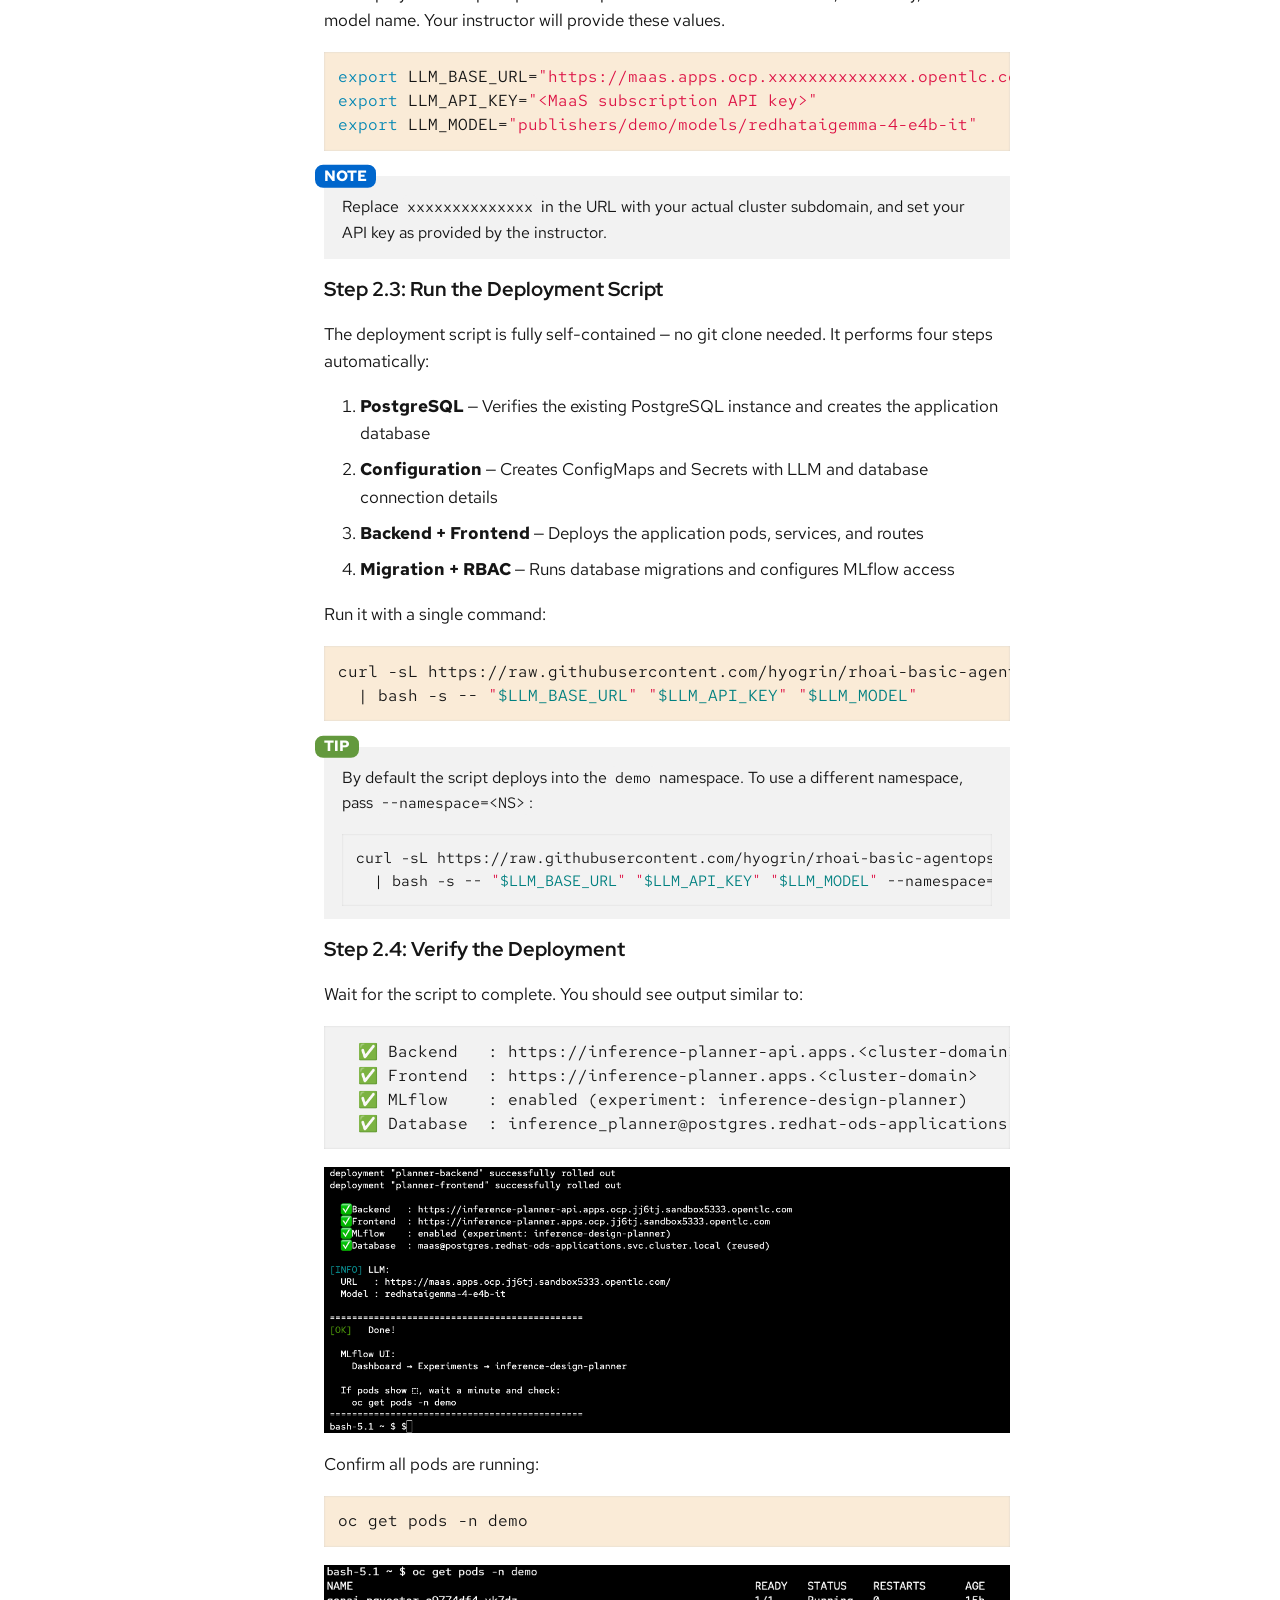
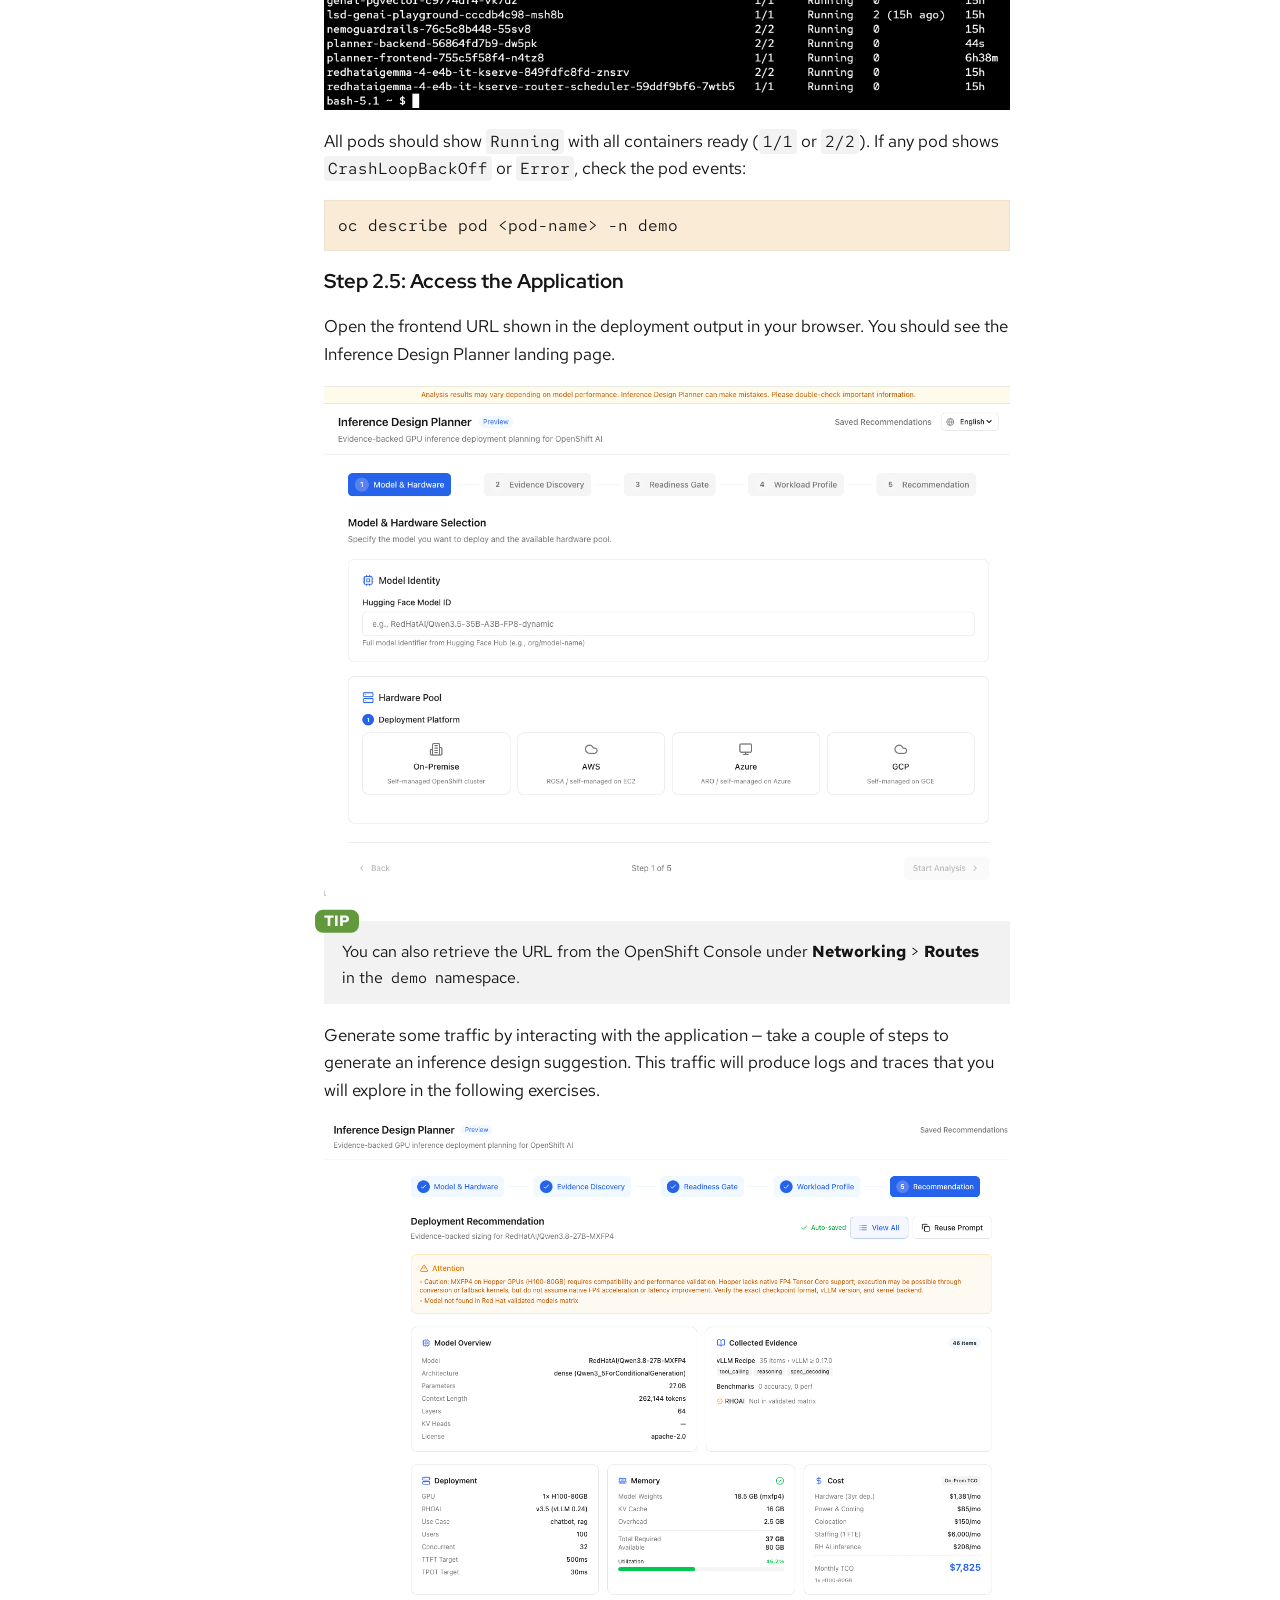
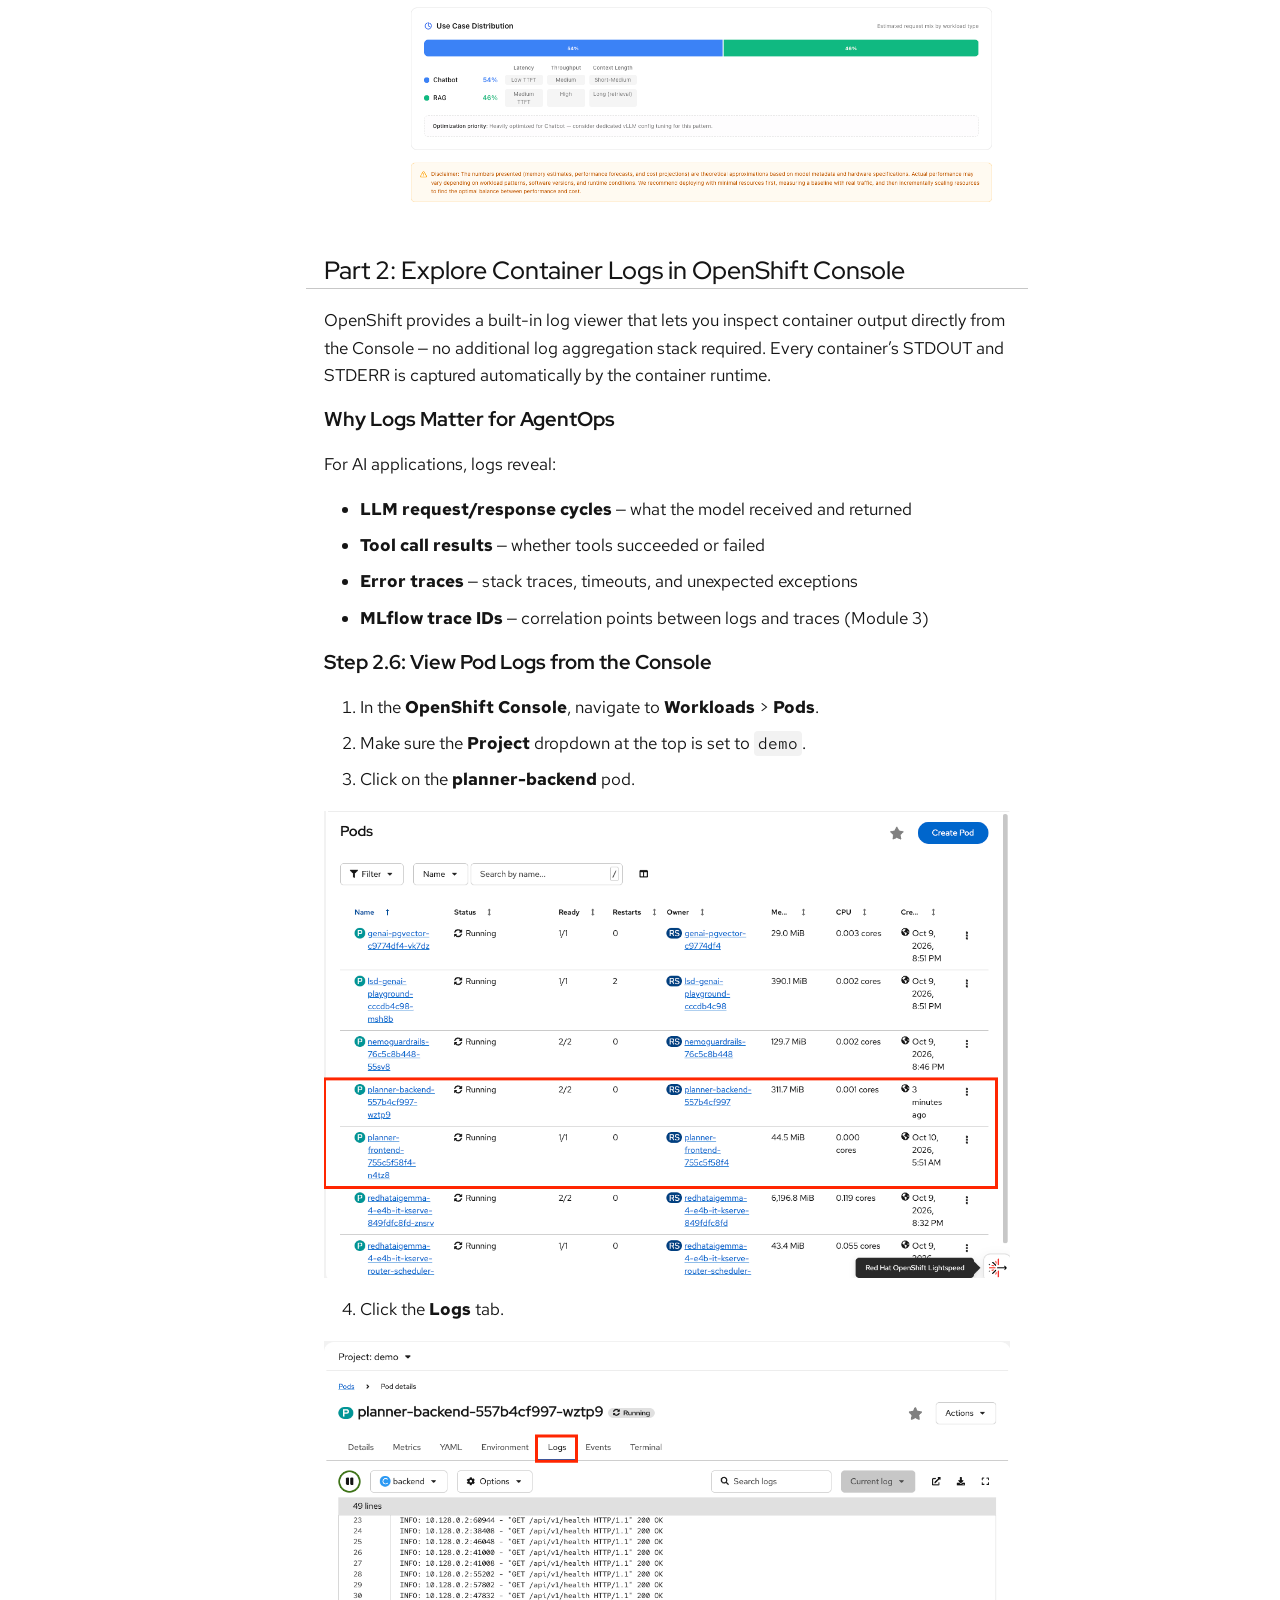
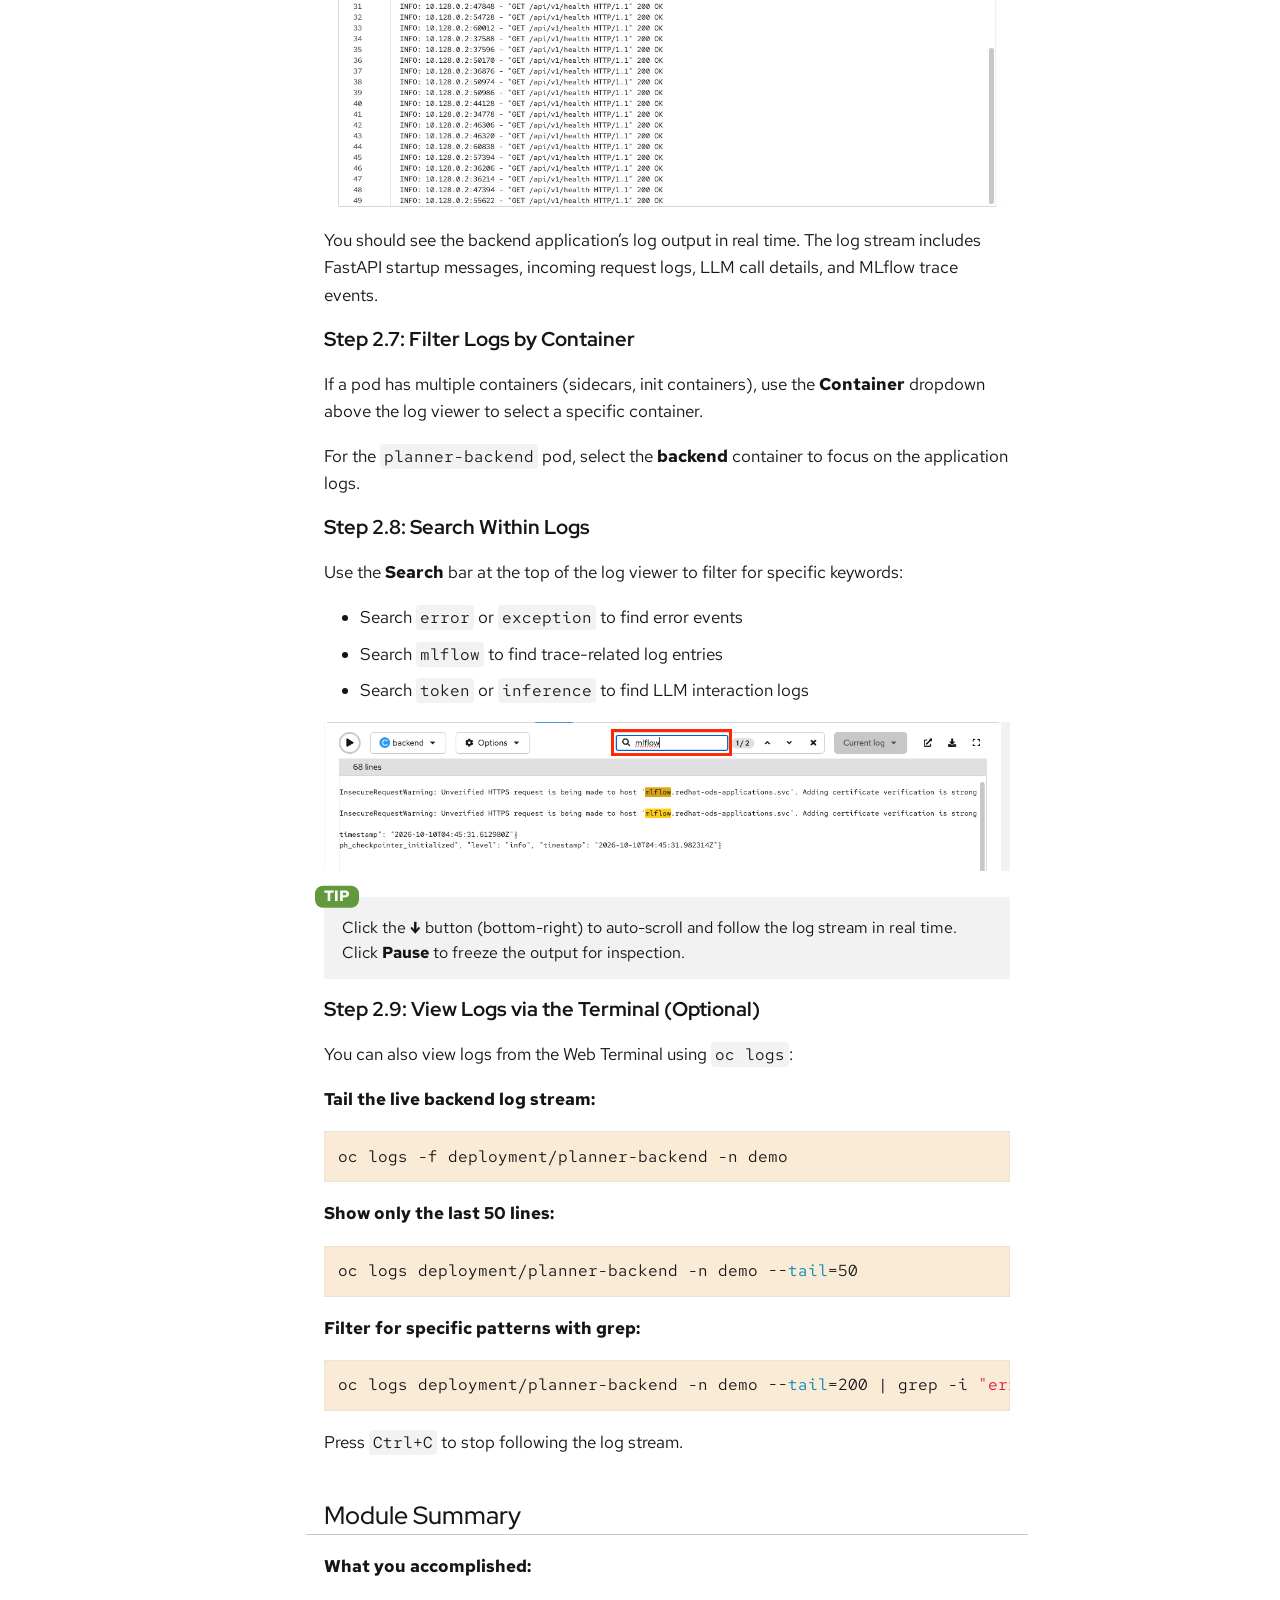
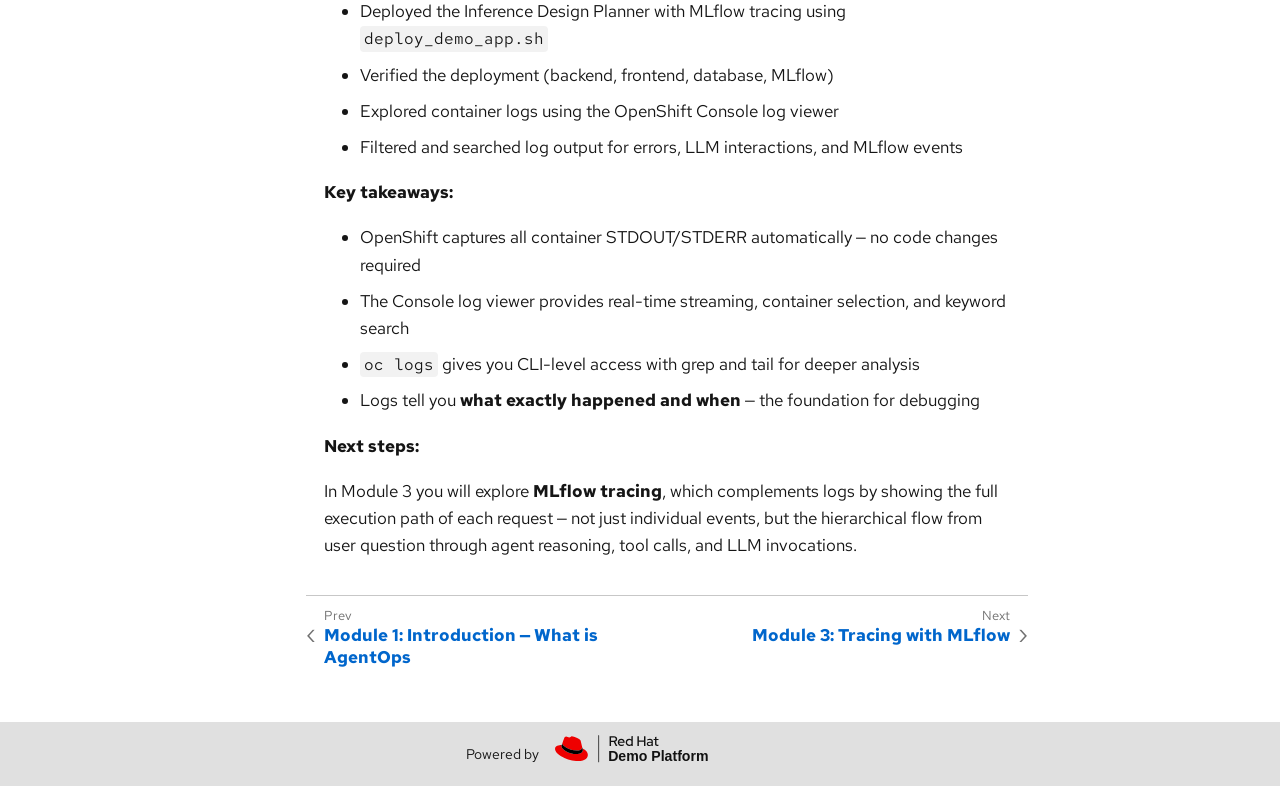
<file: docs/modules/main/module-02-deploy-and-logs.html>
<!DOCTYPE html>
<html lang="en">
  <head>
    <meta charset="utf-8">
    <meta name="viewport" content="width=device-width,initial-scale=1">
    <title>Deploy the Demo App and Explore Logs :: Basic AgentOps on Red Hat AI</title>
    <link rel="canonical" href="https://hyochoi.github.io/rhoai-basic-agentops-workshop/modules/main/module-02-deploy-and-logs.html">
    <link rel="prev" href="module-01-introduction.html#introduction">
    <link rel="next" href="module-03-tracing-mlflow.html#tracing-mlflow">
    <meta name="generator" content="Antora 3.2.1">
    <link rel="preconnect" href="https://fonts.googleapis.com">
    <link rel="preconnect" href="https://fonts.gstatic.com" crossorigin>
    <link rel="stylesheet" href="https://fonts.googleapis.com/css2?family=Red+Hat+Display:wght@400;500;700&family=Red+Hat+Mono:wght@400;700&family=Red+Hat+Text:wght@400;700&display=swap">
    <link rel="stylesheet" href="../../_/css/site.css">
<link rel="icon" href="../../_/img/favicon.ico" type="image/x-icon">
    <link rel="icon" href="../../_/img/favicon.ico" type="image/x-icon">
  </head>
  <body class="article">
<a class="skip-link" href="#content">Skip to content</a>
<header class="header">
  <nav class="navbar">
    <div class="navbar-brand">
      <span class="navbar-item navbar-logo">
        <img src="../../_/img/logo-demo-platform.svg" alt="Red Hat Demo Platform" class="navbar-logo-img">
      </span>
      <a class="navbar-item site-title" target="_blank" href="https://hyochoi.github.io/rhoai-basic-agentops-workshop">Basic AgentOps on Red Hat AI</a>
    </div>
    <div id="topbar-nav" class="navbar-menu">
      <div class="navbar-end">
        <div class="navbar-item navbar-item-right-dropdown has-dropdown is-hoverable">
          <a class="navbar-link" href="#">Links</a>
          <div class="navbar-dropdown navbar-dropdown-right">
          </div>
        </div>
      </div>
    </div>
  </nav>
</header>
<div class="body">
<div class="nav-container" data-component="modules" data-version="main">
  <aside class="nav">
    <div class="panels">
<div class="nav-panel-menu is-active" data-panel="menu">
  <nav class="nav-menu">
    <h3 class="title"><a href="index.html" class=" query-params-link">Basic AgentOps on Red Hat AI</a></h3>
<ul class="nav-list">
  <li class="nav-item" data-depth="0">
<ul class="nav-list">
  <li class="nav-item" data-depth="1">
    <a class="nav-link" href="module-01-introduction.html#introduction">Module 1: Introduction&#8201;&#8212;&#8201;What is AgentOps</a>
  </li>
  <li class="nav-item" data-depth="1">
    <a class="nav-link" href="#deploy-and-logs">Module 2: Deploy App and Explore Logs</a>
  </li>
  <li class="nav-item" data-depth="1">
    <a class="nav-link" href="module-03-tracing-mlflow.html#tracing-mlflow">Module 3: Tracing with MLflow</a>
  </li>
  <li class="nav-item" data-depth="1">
    <a class="nav-link" href="module-04-gpu-resources.html#gpu-resources">Module 4: GPU and Resource Monitoring</a>
  </li>
  <li class="nav-item" data-depth="1">
    <a class="nav-link" href="module-05-closing.html#closing">Closing and Resources</a>
  </li>
</ul>
  </li>
  <li class="nav-item" data-depth="0">
    <button class="nav-item-toggle"></button>
    <span class="nav-text">Dev Mode</span>
<ul class="nav-list">
  <li class="nav-item" data-depth="1">
    <a class="nav-link" href="attrs-page.html">Attributes Page</a>
  </li>
</ul>
  </li>
</ul>
  </nav>
</div>
<div class="nav-panel-explore" data-panel="explore">
  <div class="context">
  </div>
  <ul class="components">
    <li class="component is-current">
      <span class="title">Basic AgentOps on Red Hat AI</span>
      <ul class="versions">
        <li class="version is-current">
          <a href="index.html">main</a>
        </li>
      </ul>
    </li>
  </ul>
</div>    </div>
  </aside>
</div>
<main class="article" id="content">
<div class="toolbar" role="navigation">
<button class="nav-toggle"></button>
  <a href="index.html" class="home-link"></a>
<nav class="breadcrumbs" aria-label="breadcrumbs">
  <ul>
    <li><a href="index.html">Basic AgentOps on Red Hat AI</a></li>
    <li><a href="#deploy-and-logs">Module 2: Deploy App and Explore Logs</a></li>
  </ul>
</nav>
</div>
  <div class="content">
<article class="doc">
<h1 class="page">Deploy the Demo App and Explore Logs</h1>
<div id="preamble">
<div class="sectionbody">
<div class="paragraph">
<p>In this module you will deploy the <strong>Inference Design Planner</strong> application into your cluster and then explore its application logs using LokiStack in the OpenShift Console.</p>
</div>
<div class="paragraph">
<p>The module has two parts:</p>
</div>
<div class="ulist">
<ul>
<li>
<p><strong>Part 1</strong>&#8201;&#8212;&#8201;Deploy the demo app (backend, frontend, database, and MLflow integration)</p>
</li>
<li>
<p><strong>Part 2</strong>&#8201;&#8212;&#8201;Explore application logs with LokiStack and LogQL</p>
</li>
</ul>
</div>
</div>
</div>
<div class="sect1">
<h2 id="_part_1_deploy_the_demo_app"><a class="anchor" href="#_part_1_deploy_the_demo_app"></a>Part 1: Deploy the Demo App</h2>
<div class="sectionbody">
<div class="paragraph">
<p>The Inference Design Planner is a full-stack AI application consisting of:</p>
</div>
<table class="tableblock frame-all grid-all stretch">
<colgroup>
<col style="width: 33.3333%;">
<col style="width: 66.6667%;">
</colgroup>
<thead>
<tr>
<th class="tableblock halign-left valign-top">Component</th>
<th class="tableblock halign-left valign-top">Purpose</th>
</tr>
</thead>
<tbody>
<tr>
<td class="tableblock halign-left valign-top"><p class="tableblock"><strong>planner-backend</strong></p></td>
<td class="tableblock halign-left valign-top"><p class="tableblock">FastAPI service with LLM integration and MLflow tracing</p></td>
</tr>
<tr>
<td class="tableblock halign-left valign-top"><p class="tableblock"><strong>planner-frontend</strong></p></td>
<td class="tableblock halign-left valign-top"><p class="tableblock">React-based web UI</p></td>
</tr>
<tr>
<td class="tableblock halign-left valign-top"><p class="tableblock"><strong>PostgreSQL</strong></p></td>
<td class="tableblock halign-left valign-top"><p class="tableblock">Shared database (reused from <code>redhat-ods-applications</code> namespace)</p></td>
</tr>
<tr>
<td class="tableblock halign-left valign-top"><p class="tableblock"><strong>MLflow</strong></p></td>
<td class="tableblock halign-left valign-top"><p class="tableblock">Experiment tracking and trace collection (pre-deployed by setup scripts)</p></td>
</tr>
</tbody>
</table>
<div class="sect2">
<h3 id="_step_2_1_open_the_web_terminal"><a class="anchor" href="#_step_2_1_open_the_web_terminal"></a>Step 2.1: Open the Web Terminal</h3>
<div class="olist arabic">
<ol class="arabic">
<li>
<p>Access the <strong>OpenShift Console</strong> using the <strong>OpenShift Console</strong> tab (or via the grid icon in the top-right corner of the OpenShift AI dashboard).</p>
</li>
<li>
<p>Click the <strong>&gt;_</strong> icon in the top-right masthead of the OpenShift Console to open the Web Terminal.</p>
</li>
</ol>
</div>
<div class="imageblock">
<div class="content">
<img src="_images/img-initiate-cli.png" alt="Opening the Web Terminal in OpenShift Console">
</div>
</div>
<div class="paragraph">
<p>This gives you an in-browser terminal with <code>oc</code>, <code>git</code>, and common CLI tools pre-installed.</p>
</div>
</div>
<div class="sect2">
<h3 id="_step_2_2_set_environment_variables"><a class="anchor" href="#_step_2_2_set_environment_variables"></a>Step 2.2: Set Environment Variables</h3>
<div class="paragraph">
<p>The deployment script requires three parameters: the LLM base URL, an API key, and the model name. Your instructor will provide these values.</p>
</div>
<div class="listingblock execute">
<div class="content">
<pre class="highlightjs highlight"><code class="language-sh hljs" data-lang="sh">export LLM_BASE_URL="https://maas.apps.ocp.xxxxxxxxxxxxxx.opentlc.com"
export LLM_API_KEY="&lt;MaaS subscription API key&gt;"
export LLM_MODEL="publishers/demo/models/redhataigemma-4-e4b-it"</code></pre>
</div>
</div>
<div class="admonitionblock note">
<table>
<tr>
<td class="icon">
<i class="fa icon-note" title="Note"></i>
</td>
<td class="content">
<div class="paragraph">
<p>Replace <code>xxxxxxxxxxxxxx</code> in the URL with your actual cluster subdomain, and set your API key as provided by the instructor.</p>
</div>
</td>
</tr>
</table>
</div>
</div>
<div class="sect2">
<h3 id="_step_2_3_run_the_deployment_script"><a class="anchor" href="#_step_2_3_run_the_deployment_script"></a>Step 2.3: Run the Deployment Script</h3>
<div class="paragraph">
<p>The deployment script is fully self-contained&#8201;&#8212;&#8201;no git clone needed. It performs four steps automatically:</p>
</div>
<div class="olist arabic">
<ol class="arabic">
<li>
<p><strong>PostgreSQL</strong>&#8201;&#8212;&#8201;Verifies the existing PostgreSQL instance and creates the application database</p>
</li>
<li>
<p><strong>Configuration</strong>&#8201;&#8212;&#8201;Creates ConfigMaps and Secrets with LLM and database connection details</p>
</li>
<li>
<p><strong>Backend + Frontend</strong>&#8201;&#8212;&#8201;Deploys the application pods, services, and routes</p>
</li>
<li>
<p><strong>Migration + RBAC</strong>&#8201;&#8212;&#8201;Runs database migrations and configures MLflow access</p>
</li>
</ol>
</div>
<div class="paragraph">
<p>Run it with a single command:</p>
</div>
<div class="listingblock execute">
<div class="content">
<pre class="highlightjs highlight"><code class="language-sh hljs" data-lang="sh">curl -sL https://raw.githubusercontent.com/hyogrin/rhoai-basic-agentops-workshop/main/scripts/deploy_demo_app.sh \
  | bash -s -- "$LLM_BASE_URL" "$LLM_API_KEY" "$LLM_MODEL"</code></pre>
</div>
</div>
<div class="admonitionblock tip">
<table>
<tr>
<td class="icon">
<i class="fa icon-tip" title="Tip"></i>
</td>
<td class="content">
<div class="paragraph">
<p>By default the script deploys into the <code>demo</code> namespace. To use a different namespace, pass <code>--namespace=&lt;NS&gt;</code>:</p>
</div>
<div class="listingblock">
<div class="content">
<pre class="highlightjs highlight"><code class="language-sh hljs" data-lang="sh">curl -sL https://raw.githubusercontent.com/hyogrin/rhoai-basic-agentops-workshop/main/scripts/deploy_demo_app.sh \
  | bash -s -- "$LLM_BASE_URL" "$LLM_API_KEY" "$LLM_MODEL" --namespace=user-XX</code></pre>
</div>
</div>
</td>
</tr>
</table>
</div>
</div>
<div class="sect2">
<h3 id="_step_2_4_verify_the_deployment"><a class="anchor" href="#_step_2_4_verify_the_deployment"></a>Step 2.4: Verify the Deployment</h3>
<div class="paragraph">
<p>Wait for the script to complete. You should see output similar to:</p>
</div>
<div class="listingblock">
<div class="content">
<pre class="highlightjs highlight"><code class="language-text hljs" data-lang="text">  ✅ Backend   : https://inference-planner-api.apps.&lt;cluster-domain&gt;
  ✅ Frontend  : https://inference-planner.apps.&lt;cluster-domain&gt;
  ✅ MLflow    : enabled (experiment: inference-design-planner)
  ✅ Database  : inference_planner@postgres.redhat-ods-applications.svc.cluster.local (reused)</code></pre>
</div>
</div>
<div class="imageblock">
<div class="content">
<img src="_images/img-deploy-script-output.png" alt="Successful deployment script output">
</div>
</div>
<div class="paragraph">
<p>Confirm all pods are running:</p>
</div>
<div class="listingblock execute">
<div class="content">
<pre class="highlightjs highlight"><code class="language-sh hljs" data-lang="sh">oc get pods -n demo</code></pre>
</div>
</div>
<div class="imageblock">
<div class="content">
<img src="_images/img-pods-running.png" alt="All pods running in demo namespace">
</div>
</div>
<div class="paragraph">
<p>All pods should show <code>Running</code> with all containers ready (<code>1/1</code> or <code>2/2</code>). If any pod shows <code>CrashLoopBackOff</code> or <code>Error</code>, check the pod events:</p>
</div>
<div class="listingblock execute">
<div class="content">
<pre class="highlightjs highlight"><code class="language-sh hljs" data-lang="sh">oc describe pod &lt;pod-name&gt; -n demo</code></pre>
</div>
</div>
</div>
<div class="sect2">
<h3 id="_step_2_5_access_the_application"><a class="anchor" href="#_step_2_5_access_the_application"></a>Step 2.5: Access the Application</h3>
<div class="paragraph">
<p>Open the frontend URL shown in the deployment output in your browser. You should see the Inference Design Planner landing page.</p>
</div>
<div class="imageblock">
<div class="content">
<img src="_images/img-planner-landing.png" alt="Inference Design Planner landing page">
</div>
</div>
<div class="admonitionblock tip">
<table>
<tr>
<td class="icon">
<i class="fa icon-tip" title="Tip"></i>
</td>
<td class="content">
<div class="paragraph">
<p>You can also retrieve the URL from the OpenShift Console under <strong>Networking</strong> &gt; <strong>Routes</strong> in the <code>demo</code> namespace.</p>
</div>
</td>
</tr>
</table>
</div>
<div class="paragraph">
<p>Generate some traffic by interacting with the application&#8201;&#8212;&#8201;take a couple of steps to generate an inference design suggestion. This traffic will produce logs and traces that you will explore in the following exercises.</p>
</div>
<div class="imageblock">
<div class="content">
<img src="_images/img-planner-chat.png" alt="Interacting with the Inference Design Planner">
</div>
</div>
</div>
</div>
</div>
<div class="sect1">
<h2 id="_part_2_explore_container_logs_in_openshift_console"><a class="anchor" href="#_part_2_explore_container_logs_in_openshift_console"></a>Part 2: Explore Container Logs in OpenShift Console</h2>
<div class="sectionbody">
<div class="paragraph">
<p>OpenShift provides a built-in log viewer that lets you inspect container output directly from the Console&#8201;&#8212;&#8201;no additional log aggregation stack required. Every container&#8217;s STDOUT and STDERR is captured automatically by the container runtime.</p>
</div>
<div class="sect2">
<h3 id="_why_logs_matter_for_agentops"><a class="anchor" href="#_why_logs_matter_for_agentops"></a>Why Logs Matter for AgentOps</h3>
<div class="paragraph">
<p>For AI applications, logs reveal:</p>
</div>
<div class="ulist">
<ul>
<li>
<p><strong>LLM request/response cycles</strong>&#8201;&#8212;&#8201;what the model received and returned</p>
</li>
<li>
<p><strong>Tool call results</strong>&#8201;&#8212;&#8201;whether tools succeeded or failed</p>
</li>
<li>
<p><strong>Error traces</strong>&#8201;&#8212;&#8201;stack traces, timeouts, and unexpected exceptions</p>
</li>
<li>
<p><strong>MLflow trace IDs</strong>&#8201;&#8212;&#8201;correlation points between logs and traces (Module 3)</p>
</li>
</ul>
</div>
</div>
<div class="sect2">
<h3 id="_step_2_6_view_pod_logs_from_the_console"><a class="anchor" href="#_step_2_6_view_pod_logs_from_the_console"></a>Step 2.6: View Pod Logs from the Console</h3>
<div class="olist arabic">
<ol class="arabic">
<li>
<p>In the <strong>OpenShift Console</strong>, navigate to <strong>Workloads</strong> &gt; <strong>Pods</strong>.</p>
</li>
<li>
<p>Make sure the <strong>Project</strong> dropdown at the top is set to <code>demo</code>.</p>
</li>
<li>
<p>Click on the <strong>planner-backend</strong> pod.</p>
</li>
</ol>
</div>
<div class="imageblock">
<div class="content">
<img src="_images/img-pods-list.png" alt="Pod list in the demo namespace">
</div>
</div>
<div class="olist arabic">
<ol class="arabic" start="4">
<li>
<p>Click the <strong>Logs</strong> tab.</p>
</li>
</ol>
</div>
<div class="imageblock">
<div class="content">
<img src="_images/img-pod-logs-tab.png" alt="Backend pod Logs tab showing live output">
</div>
</div>
<div class="paragraph">
<p>You should see the backend application&#8217;s log output in real time. The log stream includes FastAPI startup messages, incoming request logs, LLM call details, and MLflow trace events.</p>
</div>
</div>
<div class="sect2">
<h3 id="_step_2_7_filter_logs_by_container"><a class="anchor" href="#_step_2_7_filter_logs_by_container"></a>Step 2.7: Filter Logs by Container</h3>
<div class="paragraph">
<p>If a pod has multiple containers (sidecars, init containers), use the <strong>Container</strong> dropdown above the log viewer to select a specific container.</p>
</div>
<div class="paragraph">
<p>For the <code>planner-backend</code> pod, select the <strong>backend</strong> container to focus on the application logs.</p>
</div>
</div>
<div class="sect2">
<h3 id="_step_2_8_search_within_logs"><a class="anchor" href="#_step_2_8_search_within_logs"></a>Step 2.8: Search Within Logs</h3>
<div class="paragraph">
<p>Use the <strong>Search</strong> bar at the top of the log viewer to filter for specific keywords:</p>
</div>
<div class="ulist">
<ul>
<li>
<p>Search <code>error</code> or <code>exception</code> to find error events</p>
</li>
<li>
<p>Search <code>mlflow</code> to find trace-related log entries</p>
</li>
<li>
<p>Search <code>token</code> or <code>inference</code> to find LLM interaction logs</p>
</li>
</ul>
</div>
<div class="imageblock">
<div class="content">
<img src="_images/img-pod-logs-search.png" alt="Searching within pod logs">
</div>
</div>
<div class="admonitionblock tip">
<table>
<tr>
<td class="icon">
<i class="fa icon-tip" title="Tip"></i>
</td>
<td class="content">
<div class="paragraph">
<p>Click the <strong>↓</strong> button (bottom-right) to auto-scroll and follow the log stream in real time. Click <strong>Pause</strong> to freeze the output for inspection.</p>
</div>
</td>
</tr>
</table>
</div>
</div>
<div class="sect2">
<h3 id="_step_2_9_view_logs_via_the_terminal_optional"><a class="anchor" href="#_step_2_9_view_logs_via_the_terminal_optional"></a>Step 2.9: View Logs via the Terminal (Optional)</h3>
<div class="paragraph">
<p>You can also view logs from the Web Terminal using <code>oc logs</code>:</p>
</div>
<div class="paragraph">
<p><strong>Tail the live backend log stream:</strong></p>
</div>
<div class="listingblock execute">
<div class="content">
<pre class="highlightjs highlight"><code class="language-sh hljs" data-lang="sh">oc logs -f deployment/planner-backend -n demo</code></pre>
</div>
</div>
<div class="paragraph">
<p><strong>Show only the last 50 lines:</strong></p>
</div>
<div class="listingblock execute">
<div class="content">
<pre class="highlightjs highlight"><code class="language-sh hljs" data-lang="sh">oc logs deployment/planner-backend -n demo --tail=50</code></pre>
</div>
</div>
<div class="paragraph">
<p><strong>Filter for specific patterns with grep:</strong></p>
</div>
<div class="listingblock execute">
<div class="content">
<pre class="highlightjs highlight"><code class="language-sh hljs" data-lang="sh">oc logs deployment/planner-backend -n demo --tail=200 | grep -i "error\|exception\|mlflow"</code></pre>
</div>
</div>
<div class="paragraph">
<p>Press <code>Ctrl+C</code> to stop following the log stream.</p>
</div>
</div>
</div>
</div>
<div class="sect1">
<h2 id="_module_summary"><a class="anchor" href="#_module_summary"></a>Module Summary</h2>
<div class="sectionbody">
<div class="paragraph">
<p><strong>What you accomplished:</strong></p>
</div>
<div class="ulist">
<ul>
<li>
<p>Deployed the Inference Design Planner with MLflow tracing using <code>deploy_demo_app.sh</code></p>
</li>
<li>
<p>Verified the deployment (backend, frontend, database, MLflow)</p>
</li>
<li>
<p>Explored container logs using the OpenShift Console log viewer</p>
</li>
<li>
<p>Filtered and searched log output for errors, LLM interactions, and MLflow events</p>
</li>
</ul>
</div>
<div class="paragraph">
<p><strong>Key takeaways:</strong></p>
</div>
<div class="ulist">
<ul>
<li>
<p>OpenShift captures all container STDOUT/STDERR automatically&#8201;&#8212;&#8201;no code changes required</p>
</li>
<li>
<p>The Console log viewer provides real-time streaming, container selection, and keyword search</p>
</li>
<li>
<p><code>oc logs</code> gives you CLI-level access with grep and tail for deeper analysis</p>
</li>
<li>
<p>Logs tell you <strong>what exactly happened and when</strong>&#8201;&#8212;&#8201;the foundation for debugging</p>
</li>
</ul>
</div>
<div class="paragraph">
<p><strong>Next steps:</strong></p>
</div>
<div class="paragraph">
<p>In Module 3 you will explore <strong>MLflow tracing</strong>, which complements logs by showing the full execution path of each request&#8201;&#8212;&#8201;not just individual events, but the hierarchical flow from user question through agent reasoning, tool calls, and LLM invocations.</p>
</div>
</div>
</div>
<nav class="pagination">
  <span class="prev"><a href="module-01-introduction.html#introduction" class="query-params-link">Module 1: Introduction&#8201;&#8212;&#8201;What is AgentOps</a></span>
  <span class="next"><a href="module-03-tracing-mlflow.html#tracing-mlflow" class="query-params-link">Module 3: Tracing with MLflow</a></span>
</nav>
</article>
<aside class="toc sidebar" data-title="Contents" data-levels="2">
  <div class="toc-menu"></div>
</aside>  </div>
</main>
</div>
<footer class="footer">
  <a href="https://demo.redhat.com" target="_blank" class="poweredBy"><p>Powered by</p><div class="labInfo_poweredBy" style="display: block; width: 260px;"><svg class="labInfo_poweredByLogo" xmlns="http://www.w3.org/2000/svg" viewBox="0 0 1508.5 178.739"><g fill="#111"><path d="M316.6 63.2v-56H342a21.279 21.279 0 0 1 7.8 1.3 18.111 18.111 0 0 1 5.9 3.5 15.577 15.577 0 0 1 5 11.8 15.051 15.051 0 0 1-3.1 9.5 16.836 16.836 0 0 1-8.4 5.8l12.5 24.1h-9.3l-11.6-23H325v23Zm24.7-48.6H325v18.7h16.3q5.25 0 8.1-2.7a8.7 8.7 0 0 0 2.8-6.6 8.7 8.7 0 0 0-2.8-6.6c-1.8-1.9-4.5-2.8-8.1-2.8ZM364.1 42.8a20.674 20.674 0 0 1 1.6-8.2 20.288 20.288 0 0 1 4.3-6.7 19.92 19.92 0 0 1 6.5-4.5 19.718 19.718 0 0 1 8-1.6 18.463 18.463 0 0 1 7.8 1.6 18.677 18.677 0 0 1 6.2 4.5 20.927 20.927 0 0 1 4.1 6.8 23.2 23.2 0 0 1 1.5 8.4v2.3H372a13.822 13.822 0 0 0 4.6 8.4 13.6 13.6 0 0 0 9.1 3.3 15.553 15.553 0 0 0 5.7-1 12.858 12.858 0 0 0 4.6-2.6l5.1 5a25.983 25.983 0 0 1-7.4 4.1 24.69 24.69 0 0 1-8.4 1.3 21.306 21.306 0 0 1-8.4-1.6 22.763 22.763 0 0 1-6.8-4.4 20.788 20.788 0 0 1-4.5-6.7 23.2 23.2 0 0 1-1.5-8.4Zm20.2-14.2a11.527 11.527 0 0 0-8 3 13.046 13.046 0 0 0-4.2 7.8h24.2a13.091 13.091 0 0 0-4.2-7.8 11.106 11.106 0 0 0-7.8-3ZM443.1 63.2v-3.8a19.448 19.448 0 0 1-5.8 3.3 18.924 18.924 0 0 1-6.7 1.2 19.824 19.824 0 0 1-14.6-6.1 22.268 22.268 0 0 1-4.4-6.7 21.812 21.812 0 0 1 0-16.4A20.534 20.534 0 0 1 416 28a19.335 19.335 0 0 1 6.6-4.5 20.334 20.334 0 0 1 8.2-1.6 20.7 20.7 0 0 1 6.6 1 19.415 19.415 0 0 1 5.7 3V7.2l8-1.8v57.8Zm-25.2-20.4a13.718 13.718 0 0 0 4 10.1 13.45 13.45 0 0 0 9.8 4.1 14.956 14.956 0 0 0 6.4-1.3 15.954 15.954 0 0 0 4.9-3.6V33.6a14.988 14.988 0 0 0-4.9-3.5 15.271 15.271 0 0 0-6.4-1.3 13.423 13.423 0 0 0-9.9 4 13.806 13.806 0 0 0-3.9 10ZM478.1 63.2v-56h8.4v24h29.8v-24h8.4v56h-8.4V38.8h-29.8v24.4ZM547.2 64a16.483 16.483 0 0 1-10.8-3.5 11.037 11.037 0 0 1-4.2-8.9 10.375 10.375 0 0 1 4.7-9.2 20.76 20.76 0 0 1 11.8-3.2 27.841 27.841 0 0 1 5.8.6 27.374 27.374 0 0 1 5.3 1.6v-4.3a8.143 8.143 0 0 0-2.6-6.5 11.452 11.452 0 0 0-7.4-2.2 20.788 20.788 0 0 0-6 .9 34.616 34.616 0 0 0-6.6 2.6l-3-6a54.169 54.169 0 0 1 8.4-3.1 33.18 33.18 0 0 1 8.3-1.1c5.2 0 9.3 1.3 12.2 3.8s4.4 6.1 4.4 10.8v27h-7.8v-3.5a19.441 19.441 0 0 1-5.8 3.2 23.54 23.54 0 0 1-6.7 1Zm-7.3-12.6a5.646 5.646 0 0 0 2.6 4.8 11.193 11.193 0 0 0 6.6 1.8 16.256 16.256 0 0 0 5.9-1 14.449 14.449 0 0 0 4.9-2.9V47a19.778 19.778 0 0 0-4.8-1.8 24.933 24.933 0 0 0-5.7-.6 11.859 11.859 0 0 0-6.8 1.8 5.728 5.728 0 0 0-2.7 5ZM580.6 53.2v-24H572v-6.7h8.6V12.1l7.9-1.9v12.3h12v6.7h-12v22.1a5.94 5.94 0 0 0 1.4 4.4c.9.9 2.5 1.3 4.6 1.3a23.637 23.637 0 0 0 3-.2 10.857 10.857 0 0 0 2.8-.8v6.7a19.28 19.28 0 0 1-3.8.9 27.484 27.484 0 0 1-3.8.3c-3.9 0-7-.9-9-2.8-2-1.7-3.1-4.4-3.1-7.9Z"></path></g><path d="M127 90.2c12.5 0 30.6-2.6 30.6-17.5a12.678 12.678 0 0 0-.3-3.4L149.8 37c-1.7-7.1-3.2-10.3-15.7-16.6-9.7-5-30.8-13.1-37.1-13.1-5.8 0-7.5 7.5-14.4 7.5-6.7 0-11.6-5.6-17.9-5.6-6 0-9.9 4.1-12.9 12.5 0 0-8.4 23.7-9.5 27.2a4.216 4.216 0 0 0-.3 1.9c0 9.2 36.3 39.4 85 39.4Zm32.5-11.4c1.7 8.2 1.7 9.1 1.7 10.1 0 14-15.7 21.8-36.4 21.8-46.8 0-87.7-27.4-87.7-45.5a17.535 17.535 0 0 1 1.5-7.3C21.8 58.8 0 61.8 0 81c0 31.5 74.6 70.3 133.7 70.3 45.3 0 56.7-20.5 56.7-36.6-.1-12.8-11-27.3-30.9-35.9Z" fill="#e00"></path><path d="M159.5 78.8c1.7 8.2 1.7 9.1 1.7 10.1 0 14-15.7 21.8-36.4 21.8-46.8 0-87.7-27.4-87.7-45.5a17.535 17.535 0 0 1 1.5-7.3l3.7-9.1a4.877 4.877 0 0 0-.3 2c0 9.2 36.3 39.4 85 39.4 12.5 0 30.6-2.6 30.6-17.5a12.678 12.678 0 0 0-.3-3.4Z"></path><path d="M253.5 158.7a2.22 2.22 0 0 1-2.2-2.2V2.2a2.2 2.2 0 0 1 4.4 0v154.2a2.242 2.242 0 0 1-2.2 2.3Z" fill="#111"></path><text data-name="Demo Platform" transform="translate(1186 149)" fill="#111" font-size="82" font-family="'RedHatDisplay', 'Overpass', overpass, helvetica, arial, sans-serif" font-weight="700"><tspan x="-877.892" y="0">Demo Platform</tspan></text></svg></div></div>
</footer>
<script defer src="../../_/js/vendor/clipboard.js"></script>
<script defer src="../../_/js/site.js"></script>
<script defer src="../../_/js/vendor/highlight.js"></script>
  </body>
</html>
</file>
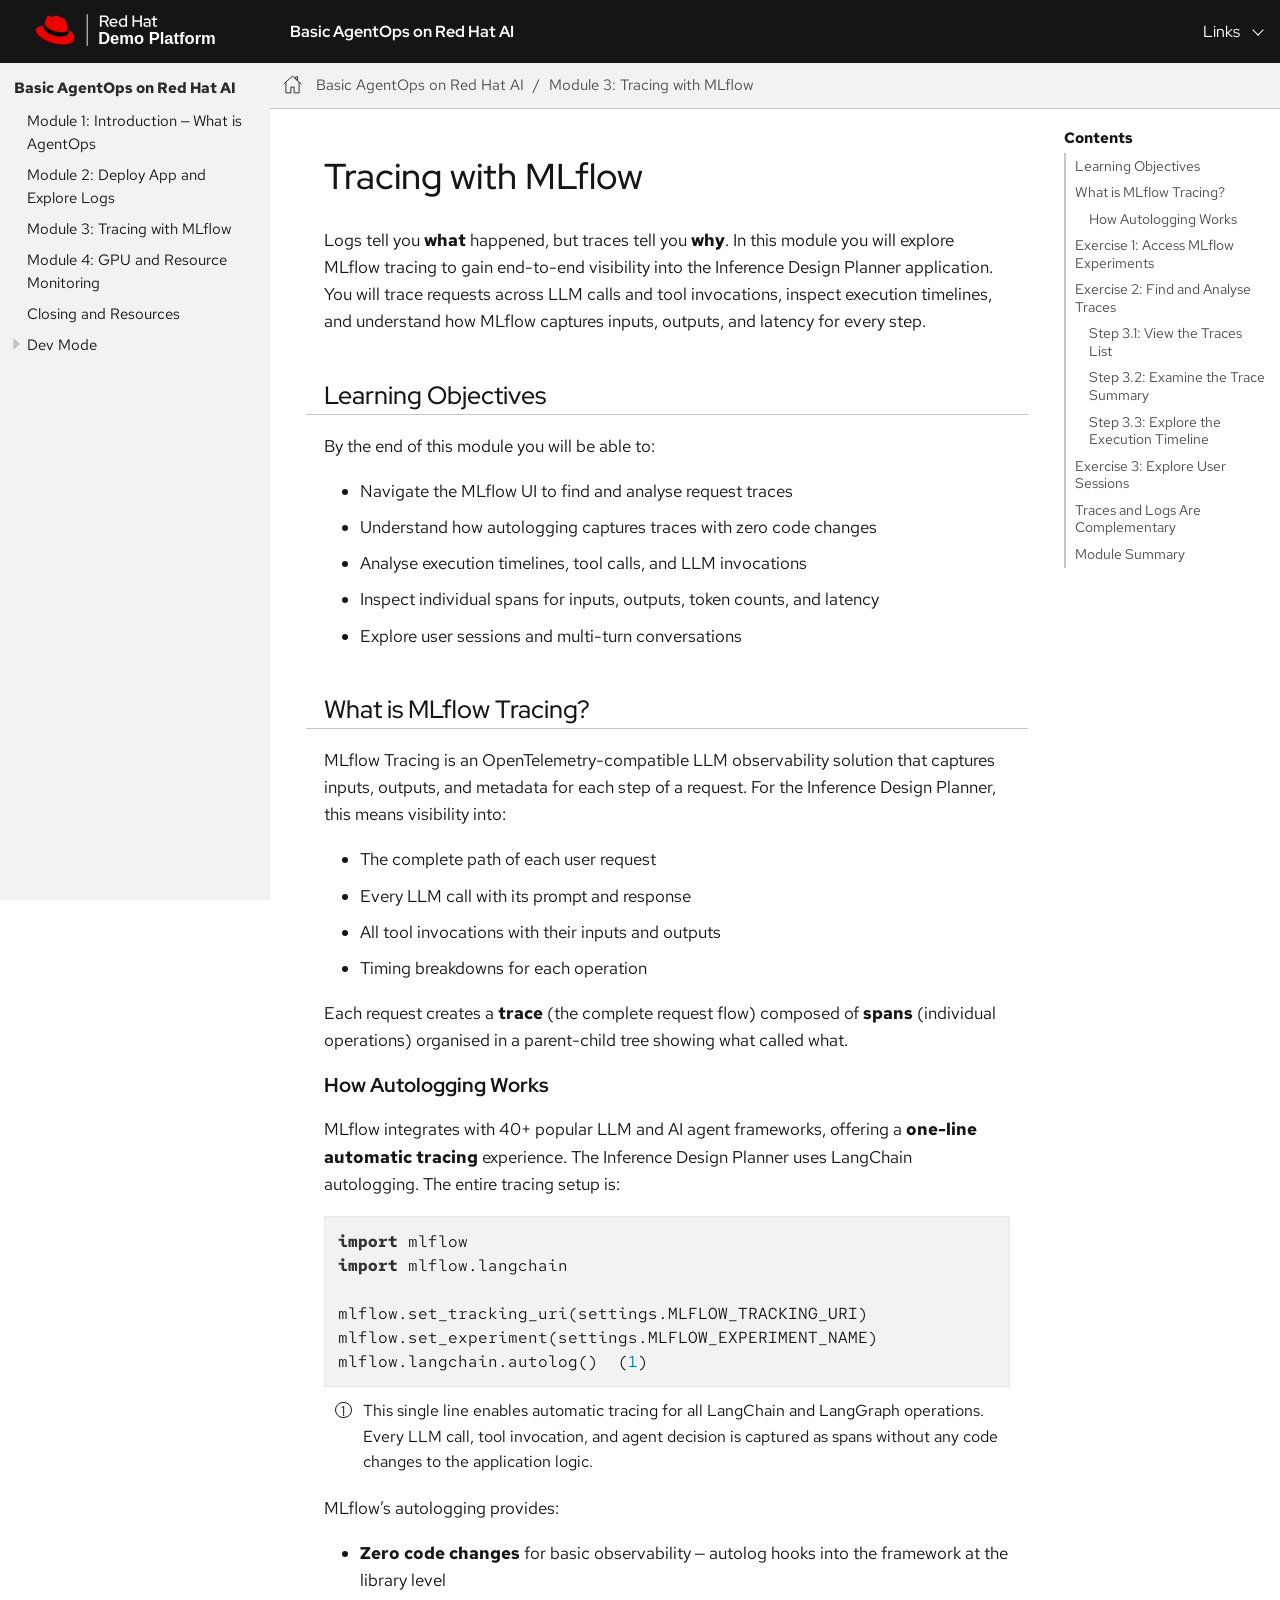
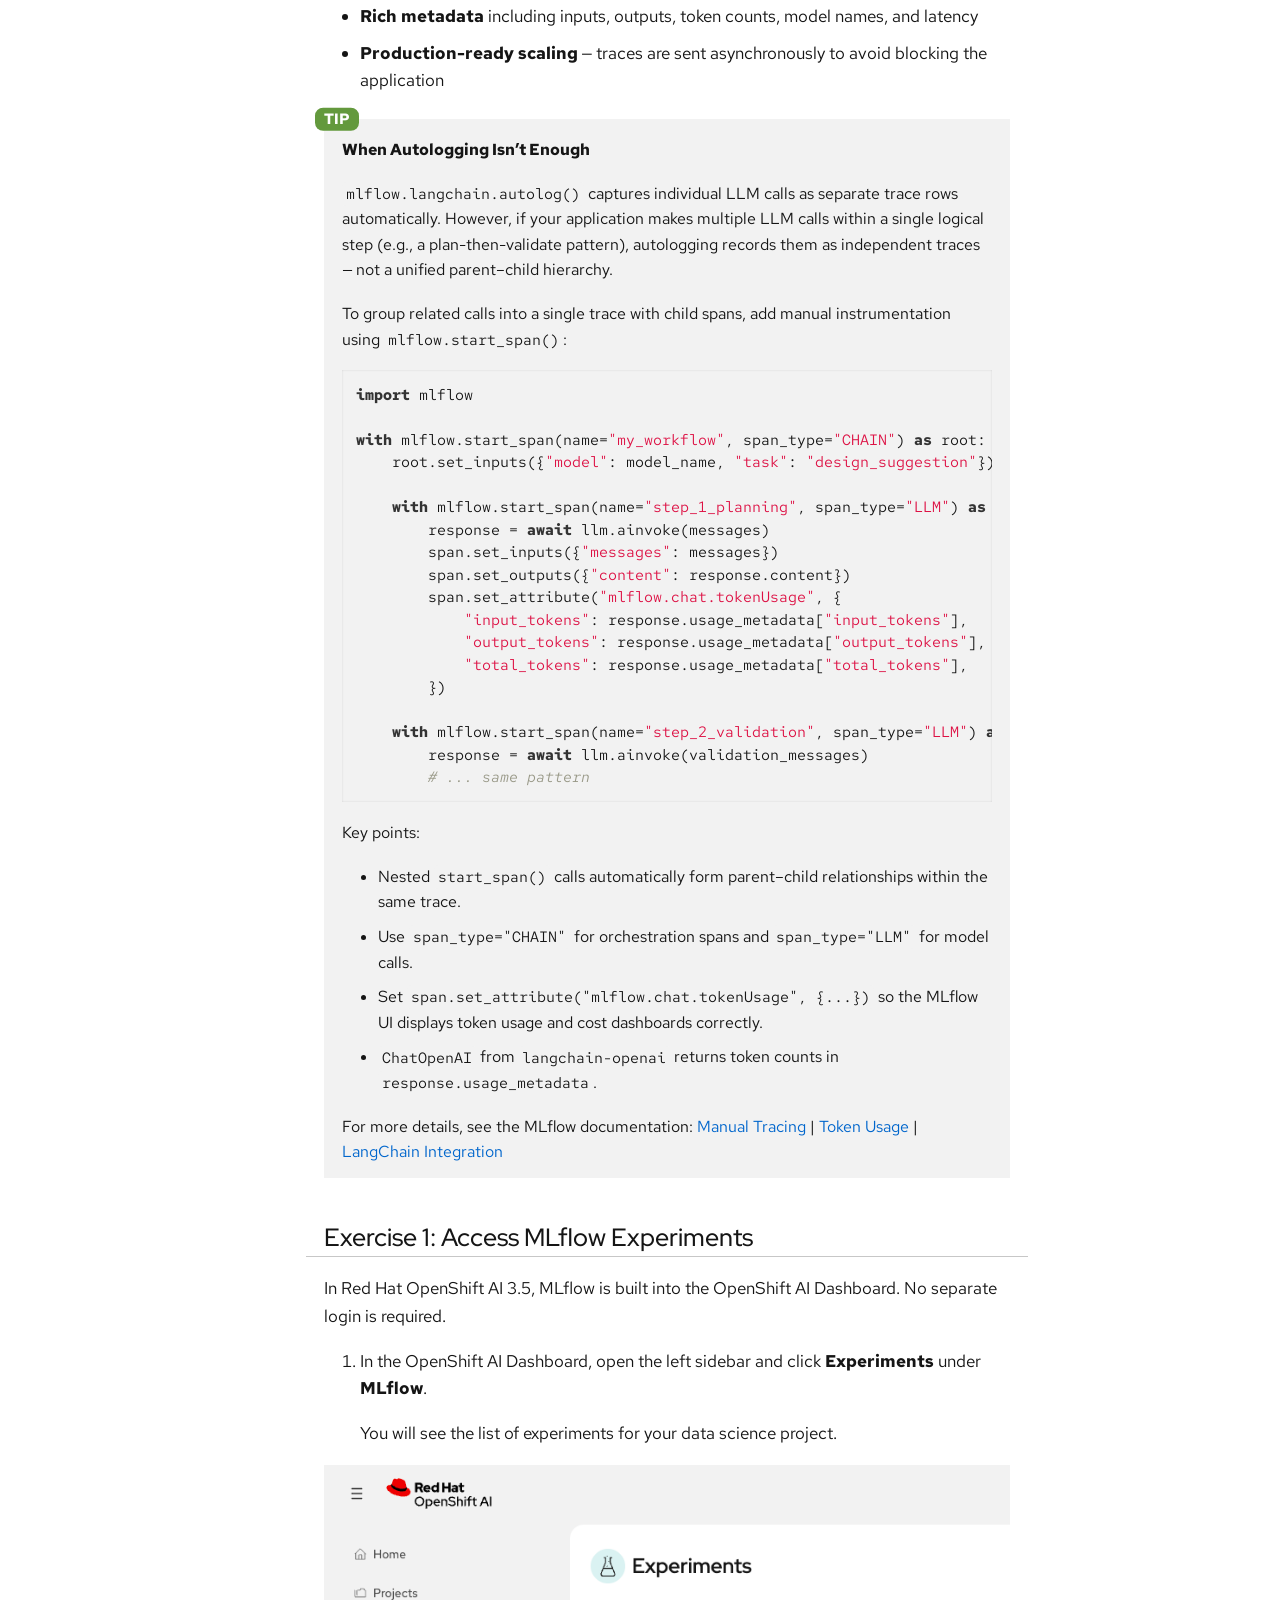
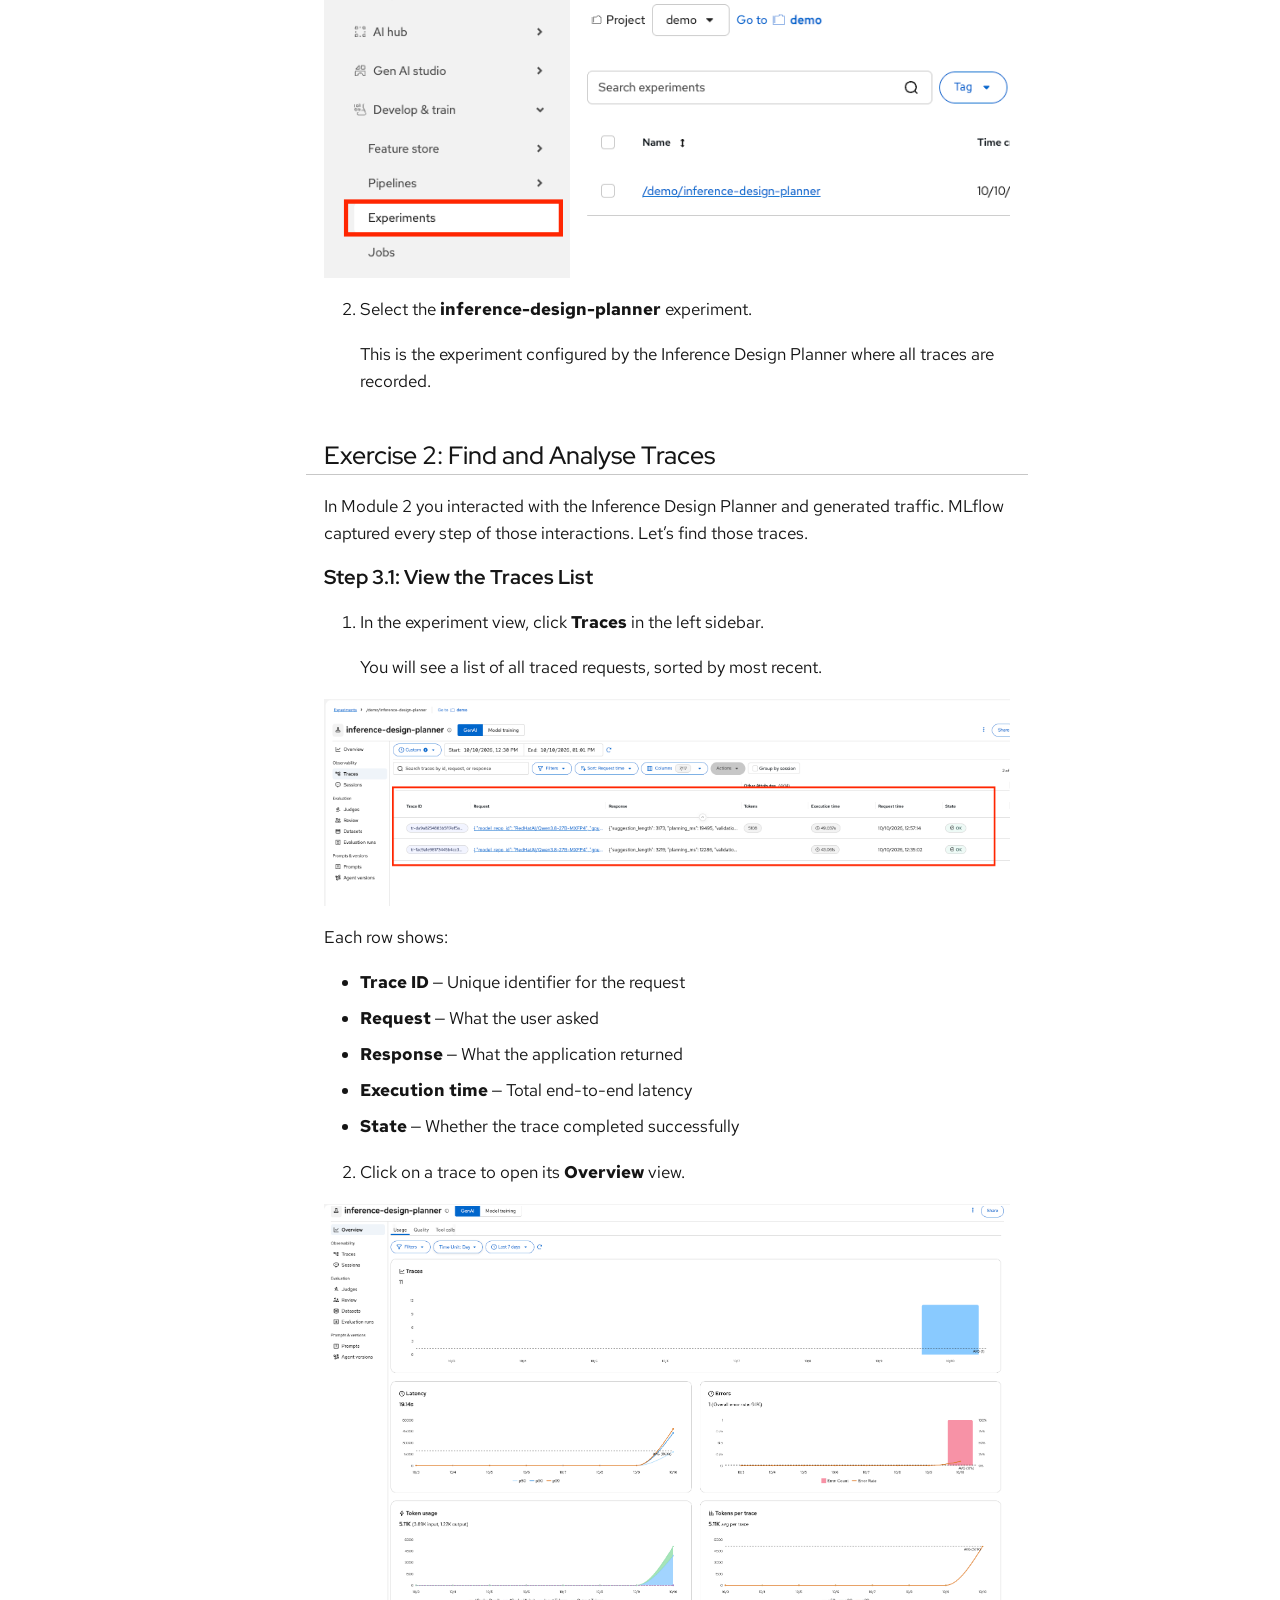
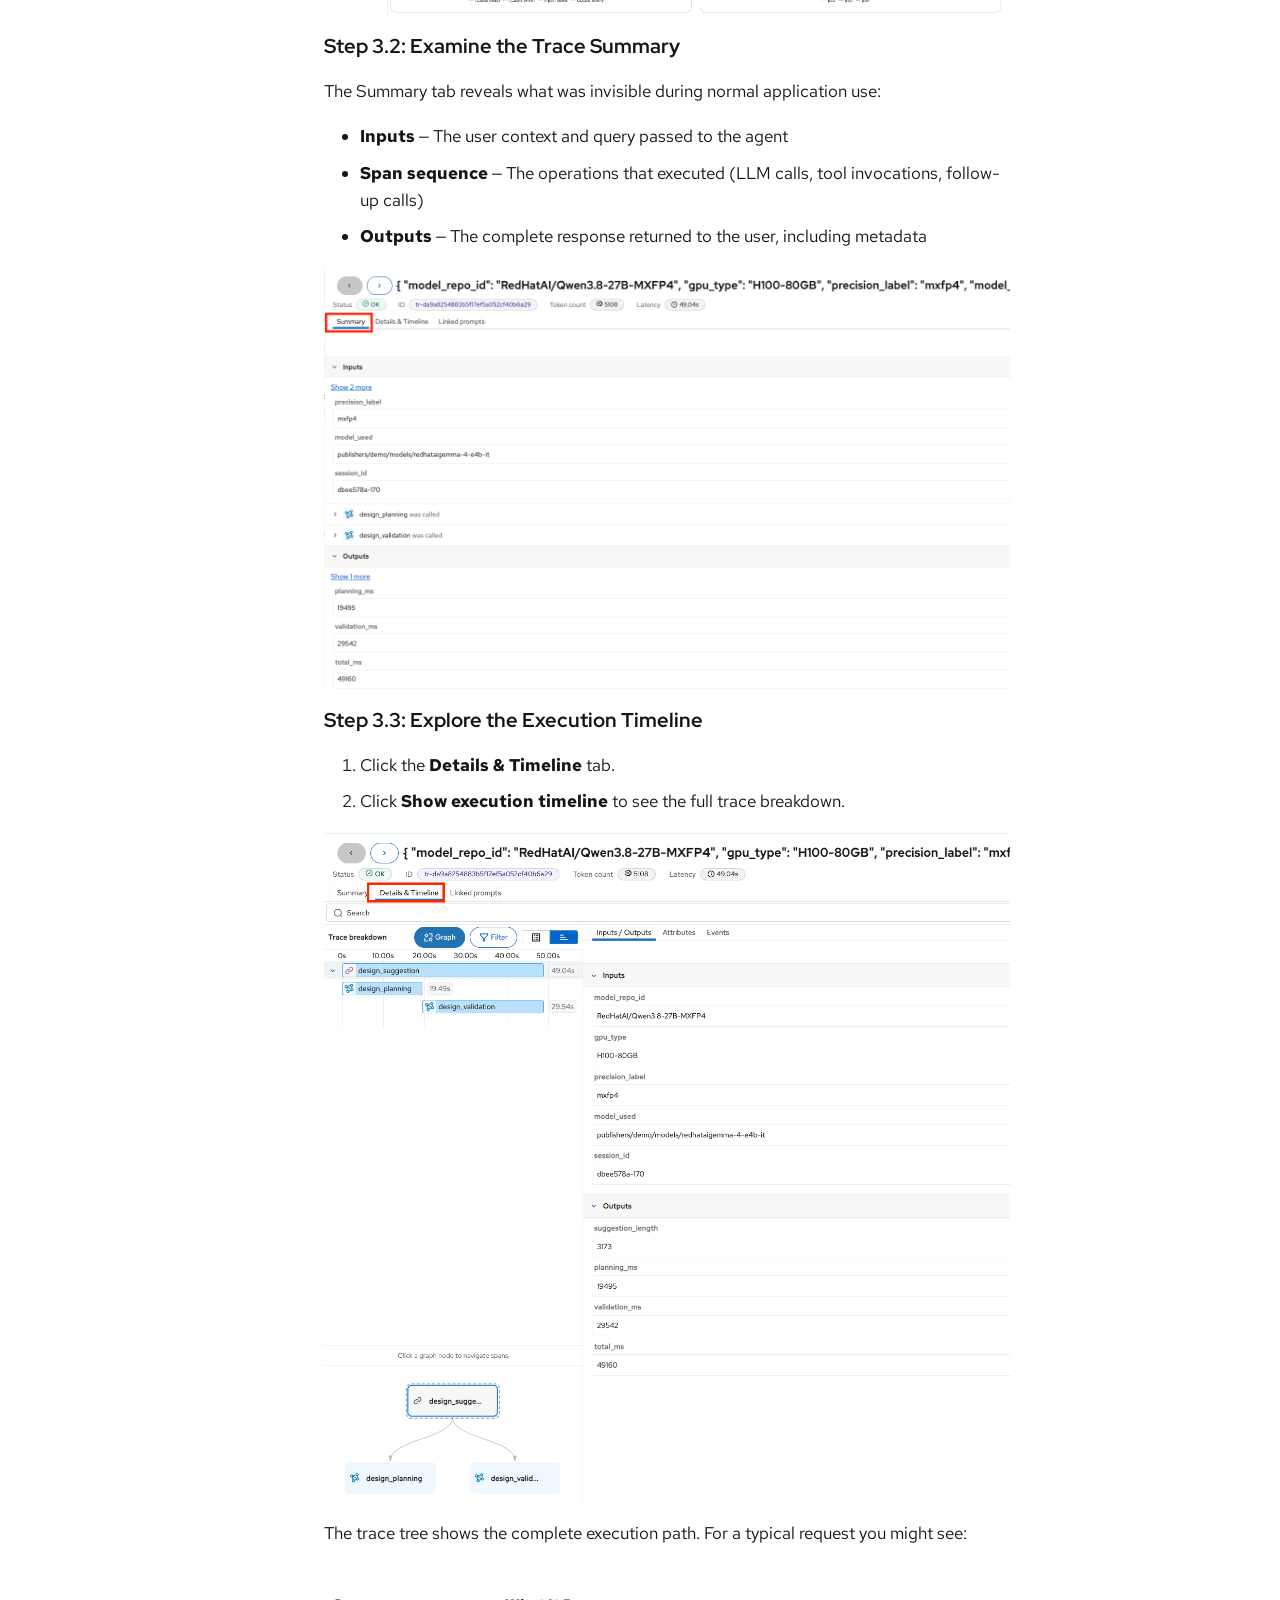
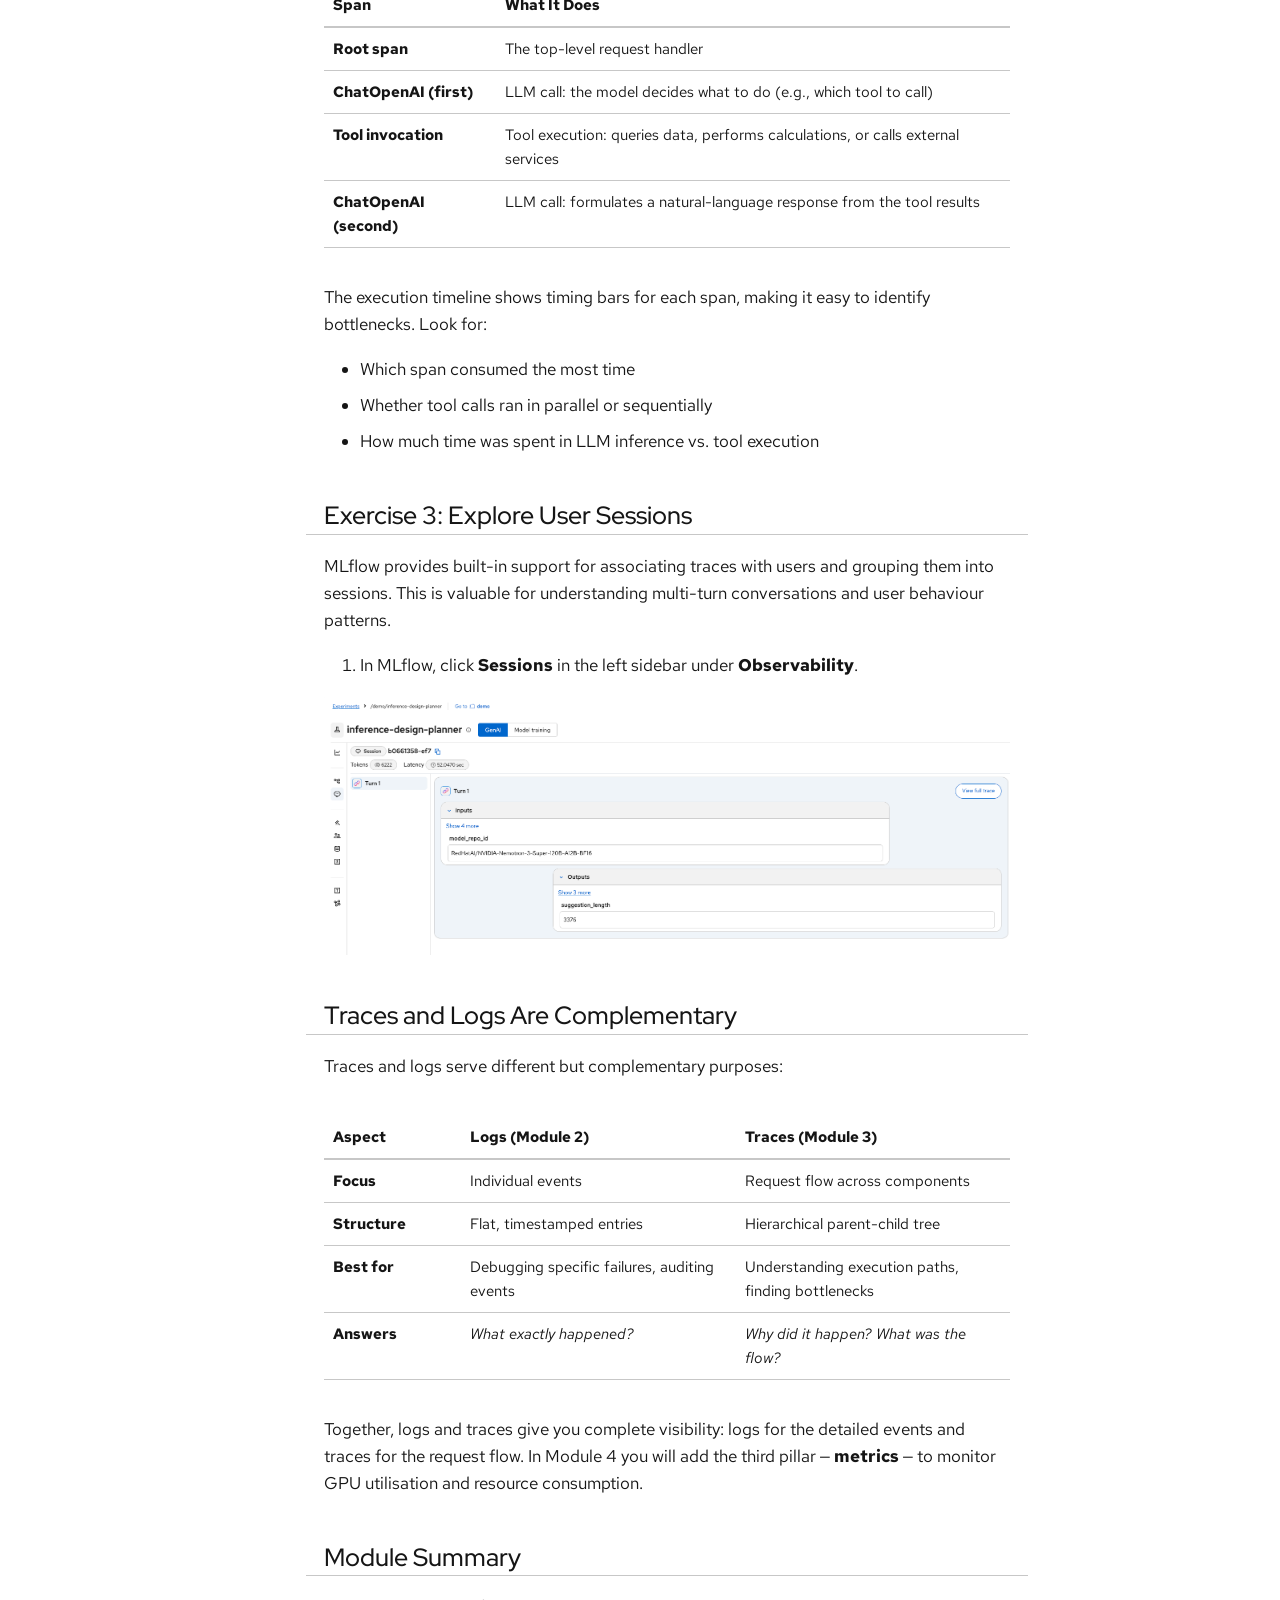
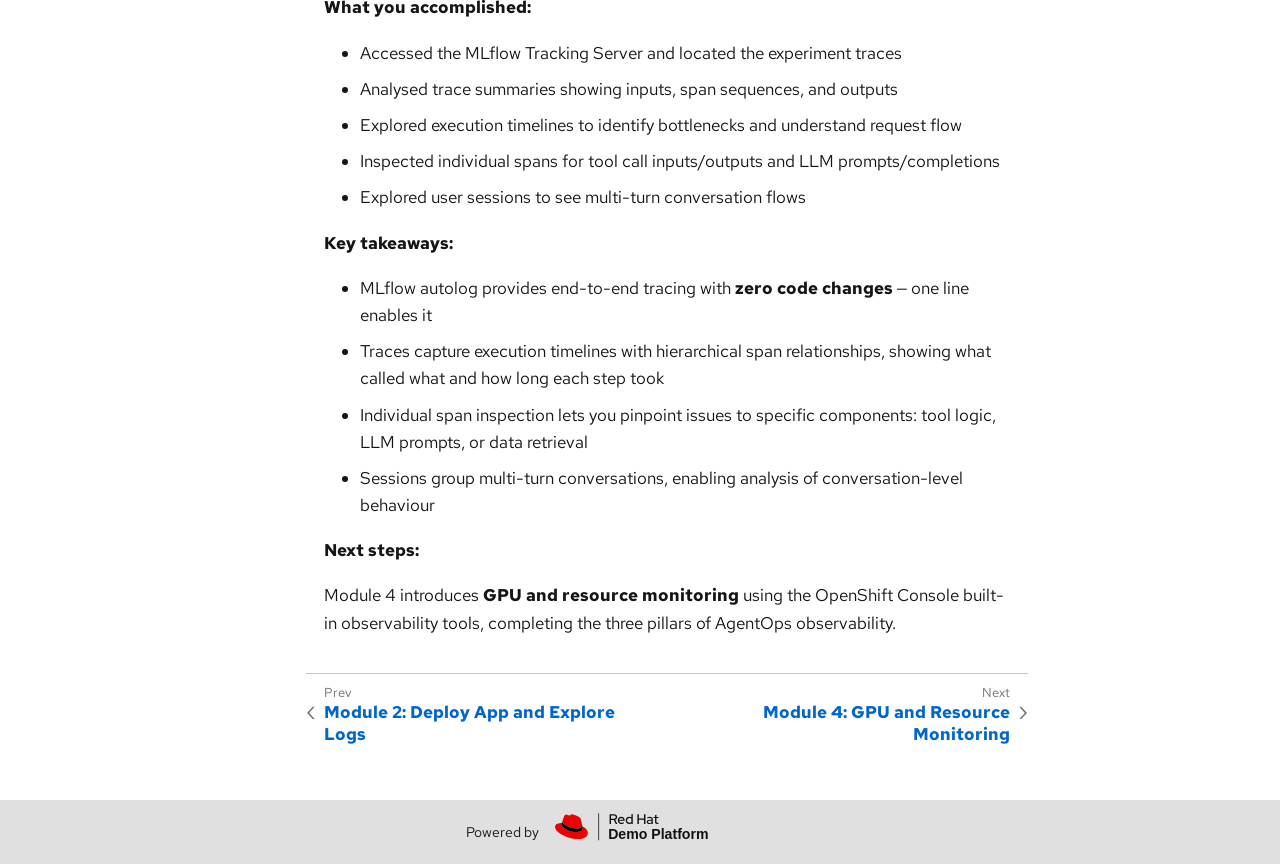
<file: docs/modules/main/module-03-tracing-mlflow.html>
<!DOCTYPE html>
<html lang="en">
  <head>
    <meta charset="utf-8">
    <meta name="viewport" content="width=device-width,initial-scale=1">
    <title>Tracing with MLflow :: Basic AgentOps on Red Hat AI</title>
    <link rel="canonical" href="https://hyochoi.github.io/rhoai-basic-agentops-workshop/modules/main/module-03-tracing-mlflow.html">
    <link rel="prev" href="module-02-deploy-and-logs.html#deploy-and-logs">
    <link rel="next" href="module-04-gpu-resources.html#gpu-resources">
    <meta name="generator" content="Antora 3.2.1">
    <link rel="preconnect" href="https://fonts.googleapis.com">
    <link rel="preconnect" href="https://fonts.gstatic.com" crossorigin>
    <link rel="stylesheet" href="https://fonts.googleapis.com/css2?family=Red+Hat+Display:wght@400;500;700&family=Red+Hat+Mono:wght@400;700&family=Red+Hat+Text:wght@400;700&display=swap">
    <link rel="stylesheet" href="../../_/css/site.css">
<link rel="icon" href="../../_/img/favicon.ico" type="image/x-icon">
    <link rel="icon" href="../../_/img/favicon.ico" type="image/x-icon">
  </head>
  <body class="article">
<a class="skip-link" href="#content">Skip to content</a>
<header class="header">
  <nav class="navbar">
    <div class="navbar-brand">
      <span class="navbar-item navbar-logo">
        <img src="../../_/img/logo-demo-platform.svg" alt="Red Hat Demo Platform" class="navbar-logo-img">
      </span>
      <a class="navbar-item site-title" target="_blank" href="https://hyochoi.github.io/rhoai-basic-agentops-workshop">Basic AgentOps on Red Hat AI</a>
    </div>
    <div id="topbar-nav" class="navbar-menu">
      <div class="navbar-end">
        <div class="navbar-item navbar-item-right-dropdown has-dropdown is-hoverable">
          <a class="navbar-link" href="#">Links</a>
          <div class="navbar-dropdown navbar-dropdown-right">
          </div>
        </div>
      </div>
    </div>
  </nav>
</header>
<div class="body">
<div class="nav-container" data-component="modules" data-version="main">
  <aside class="nav">
    <div class="panels">
<div class="nav-panel-menu is-active" data-panel="menu">
  <nav class="nav-menu">
    <h3 class="title"><a href="index.html" class=" query-params-link">Basic AgentOps on Red Hat AI</a></h3>
<ul class="nav-list">
  <li class="nav-item" data-depth="0">
<ul class="nav-list">
  <li class="nav-item" data-depth="1">
    <a class="nav-link" href="module-01-introduction.html#introduction">Module 1: Introduction&#8201;&#8212;&#8201;What is AgentOps</a>
  </li>
  <li class="nav-item" data-depth="1">
    <a class="nav-link" href="module-02-deploy-and-logs.html#deploy-and-logs">Module 2: Deploy App and Explore Logs</a>
  </li>
  <li class="nav-item" data-depth="1">
    <a class="nav-link" href="#tracing-mlflow">Module 3: Tracing with MLflow</a>
  </li>
  <li class="nav-item" data-depth="1">
    <a class="nav-link" href="module-04-gpu-resources.html#gpu-resources">Module 4: GPU and Resource Monitoring</a>
  </li>
  <li class="nav-item" data-depth="1">
    <a class="nav-link" href="module-05-closing.html#closing">Closing and Resources</a>
  </li>
</ul>
  </li>
  <li class="nav-item" data-depth="0">
    <button class="nav-item-toggle"></button>
    <span class="nav-text">Dev Mode</span>
<ul class="nav-list">
  <li class="nav-item" data-depth="1">
    <a class="nav-link" href="attrs-page.html">Attributes Page</a>
  </li>
</ul>
  </li>
</ul>
  </nav>
</div>
<div class="nav-panel-explore" data-panel="explore">
  <div class="context">
  </div>
  <ul class="components">
    <li class="component is-current">
      <span class="title">Basic AgentOps on Red Hat AI</span>
      <ul class="versions">
        <li class="version is-current">
          <a href="index.html">main</a>
        </li>
      </ul>
    </li>
  </ul>
</div>    </div>
  </aside>
</div>
<main class="article" id="content">
<div class="toolbar" role="navigation">
<button class="nav-toggle"></button>
  <a href="index.html" class="home-link"></a>
<nav class="breadcrumbs" aria-label="breadcrumbs">
  <ul>
    <li><a href="index.html">Basic AgentOps on Red Hat AI</a></li>
    <li><a href="#tracing-mlflow">Module 3: Tracing with MLflow</a></li>
  </ul>
</nav>
</div>
  <div class="content">
<article class="doc">
<h1 class="page">Tracing with MLflow</h1>
<div id="preamble">
<div class="sectionbody">
<div class="paragraph">
<p>Logs tell you <strong>what</strong> happened, but traces tell you <strong>why</strong>. In this module you will explore MLflow tracing to gain end-to-end visibility into the Inference Design Planner application. You will trace requests across LLM calls and tool invocations, inspect execution timelines, and understand how MLflow captures inputs, outputs, and latency for every step.</p>
</div>
</div>
</div>
<div class="sect1">
<h2 id="_learning_objectives"><a class="anchor" href="#_learning_objectives"></a>Learning Objectives</h2>
<div class="sectionbody">
<div class="paragraph">
<p>By the end of this module you will be able to:</p>
</div>
<div class="ulist">
<ul>
<li>
<p>Navigate the MLflow UI to find and analyse request traces</p>
</li>
<li>
<p>Understand how autologging captures traces with zero code changes</p>
</li>
<li>
<p>Analyse execution timelines, tool calls, and LLM invocations</p>
</li>
<li>
<p>Inspect individual spans for inputs, outputs, token counts, and latency</p>
</li>
<li>
<p>Explore user sessions and multi-turn conversations</p>
</li>
</ul>
</div>
</div>
</div>
<div class="sect1">
<h2 id="_what_is_mlflow_tracing"><a class="anchor" href="#_what_is_mlflow_tracing"></a>What is MLflow Tracing?</h2>
<div class="sectionbody">
<div class="paragraph">
<p>MLflow Tracing is an OpenTelemetry-compatible LLM observability solution that captures inputs, outputs, and metadata for each step of a request. For the Inference Design Planner, this means visibility into:</p>
</div>
<div class="ulist">
<ul>
<li>
<p>The complete path of each user request</p>
</li>
<li>
<p>Every LLM call with its prompt and response</p>
</li>
<li>
<p>All tool invocations with their inputs and outputs</p>
</li>
<li>
<p>Timing breakdowns for each operation</p>
</li>
</ul>
</div>
<div class="paragraph">
<p>Each request creates a <strong>trace</strong> (the complete request flow) composed of <strong>spans</strong> (individual operations) organised in a parent-child tree showing what called what.</p>
</div>
<div class="sect2">
<h3 id="_how_autologging_works"><a class="anchor" href="#_how_autologging_works"></a>How Autologging Works</h3>
<div class="paragraph">
<p>MLflow integrates with 40+ popular LLM and AI agent frameworks, offering a <strong>one-line automatic tracing</strong> experience. The Inference Design Planner uses LangChain autologging. The entire tracing setup is:</p>
</div>
<div class="listingblock">
<div class="content">
<pre class="highlightjs highlight"><code class="language-python hljs" data-lang="python">import mlflow
import mlflow.langchain

mlflow.set_tracking_uri(settings.MLFLOW_TRACKING_URI)
mlflow.set_experiment(settings.MLFLOW_EXPERIMENT_NAME)
mlflow.langchain.autolog()  <i class="conum" data-value="1"></i><b>(1)</b></code></pre>
</div>
</div>
<div class="colist arabic">
<table>
<tr>
<td><i class="conum" data-value="1"></i><b>1</b></td>
<td>This single line enables automatic tracing for all LangChain and LangGraph operations. Every LLM call, tool invocation, and agent decision is captured as spans without any code changes to the application logic.</td>
</tr>
</table>
</div>
<div class="paragraph">
<p>MLflow&#8217;s autologging provides:</p>
</div>
<div class="ulist">
<ul>
<li>
<p><strong>Zero code changes</strong> for basic observability&#8201;&#8212;&#8201;autolog hooks into the framework at the library level</p>
</li>
<li>
<p><strong>Rich metadata</strong> including inputs, outputs, token counts, model names, and latency</p>
</li>
<li>
<p><strong>Production-ready scaling</strong>&#8201;&#8212;&#8201;traces are sent asynchronously to avoid blocking the application</p>
</li>
</ul>
</div>
<div class="admonitionblock tip">
<table>
<tr>
<td class="icon">
<i class="fa icon-tip" title="Tip"></i>
</td>
<td class="content">
<div class="paragraph">
<p><strong>When Autologging Isn&#8217;t Enough</strong></p>
</div>
<div class="paragraph">
<p><code>mlflow.langchain.autolog()</code> captures individual LLM calls as separate trace rows automatically. However, if your application makes multiple LLM calls within a single logical step (e.g., a plan-then-validate pattern), autologging records them as independent traces&#8201;&#8212;&#8201;not a unified parent–child hierarchy.</p>
</div>
<div class="paragraph">
<p>To group related calls into a single trace with child spans, add manual instrumentation using <code>mlflow.start_span()</code>:</p>
</div>
<div class="listingblock">
<div class="content">
<pre class="highlightjs highlight"><code class="language-python hljs" data-lang="python">import mlflow

with mlflow.start_span(name="my_workflow", span_type="CHAIN") as root:
    root.set_inputs({"model": model_name, "task": "design_suggestion"})

    with mlflow.start_span(name="step_1_planning", span_type="LLM") as span:
        response = await llm.ainvoke(messages)
        span.set_inputs({"messages": messages})
        span.set_outputs({"content": response.content})
        span.set_attribute("mlflow.chat.tokenUsage", {
            "input_tokens": response.usage_metadata["input_tokens"],
            "output_tokens": response.usage_metadata["output_tokens"],
            "total_tokens": response.usage_metadata["total_tokens"],
        })

    with mlflow.start_span(name="step_2_validation", span_type="LLM") as span:
        response = await llm.ainvoke(validation_messages)
        # ... same pattern</code></pre>
</div>
</div>
<div class="paragraph">
<p>Key points:</p>
</div>
<div class="ulist">
<ul>
<li>
<p>Nested <code>start_span()</code> calls automatically form parent–child relationships within the same trace.</p>
</li>
<li>
<p>Use <code>span_type="CHAIN"</code> for orchestration spans and <code>span_type="LLM"</code> for model calls.</p>
</li>
<li>
<p>Set <code>span.set_attribute("mlflow.chat.tokenUsage", {...})</code> so the MLflow UI displays token usage and cost dashboards correctly.</p>
</li>
<li>
<p><code>ChatOpenAI</code> from <code>langchain-openai</code> returns token counts in <code>response.usage_metadata</code>.</p>
</li>
</ul>
</div>
<div class="paragraph">
<p>For more details, see the MLflow documentation: <a href="https://mlflow.org/docs/latest/llms/tracing/index.html" target="_blank" rel="noopener">Manual Tracing</a> | <a href="https://mlflow.org/docs/latest/llms/tracing/tracing-schema.html#extracting-token-usage" target="_blank" rel="noopener">Token Usage</a> | <a href="https://mlflow.org/docs/latest/llms/langchain/index.html" target="_blank" rel="noopener">LangChain Integration</a></p>
</div>
</td>
</tr>
</table>
</div>
</div>
</div>
</div>
<div class="sect1">
<h2 id="_exercise_1_access_mlflow_experiments"><a class="anchor" href="#_exercise_1_access_mlflow_experiments"></a>Exercise 1: Access MLflow Experiments</h2>
<div class="sectionbody">
<div class="paragraph">
<p>In Red Hat OpenShift AI 3.5, MLflow is built into the OpenShift AI Dashboard. No separate login is required.</p>
</div>
<div class="olist arabic">
<ol class="arabic">
<li>
<p>In the OpenShift AI Dashboard, open the left sidebar and click <strong>Experiments</strong> under <strong>MLflow</strong>.</p>
<div class="paragraph">
<p>You will see the list of experiments for your data science project.</p>
</div>
</li>
</ol>
</div>
<div class="imageblock">
<div class="content">
<img src="_images/img-mlflow-experiment-select.png" alt="Selecting the inference-design-planner experiment">
</div>
</div>
<div class="olist arabic">
<ol class="arabic" start="2">
<li>
<p>Select the <strong>inference-design-planner</strong> experiment.</p>
<div class="paragraph">
<p>This is the experiment configured by the Inference Design Planner where all traces are recorded.</p>
</div>
</li>
</ol>
</div>
</div>
</div>
<div class="sect1">
<h2 id="_exercise_2_find_and_analyse_traces"><a class="anchor" href="#_exercise_2_find_and_analyse_traces"></a>Exercise 2: Find and Analyse Traces</h2>
<div class="sectionbody">
<div class="paragraph">
<p>In Module 2 you interacted with the Inference Design Planner and generated traffic. MLflow captured every step of those interactions. Let&#8217;s find those traces.</p>
</div>
<div class="sect2">
<h3 id="_step_3_1_view_the_traces_list"><a class="anchor" href="#_step_3_1_view_the_traces_list"></a>Step 3.1: View the Traces List</h3>
<div class="olist arabic">
<ol class="arabic">
<li>
<p>In the experiment view, click <strong>Traces</strong> in the left sidebar.</p>
<div class="paragraph">
<p>You will see a list of all traced requests, sorted by most recent.</p>
</div>
</li>
</ol>
</div>
<div class="imageblock">
<div class="content">
<img src="_images/img-mlflow-traces-list.png" alt="MLflow traces list showing captured requests">
</div>
</div>
<div class="paragraph">
<p>Each row shows:</p>
</div>
<div class="ulist">
<ul>
<li>
<p><strong>Trace ID</strong>&#8201;&#8212;&#8201;Unique identifier for the request</p>
</li>
<li>
<p><strong>Request</strong>&#8201;&#8212;&#8201;What the user asked</p>
</li>
<li>
<p><strong>Response</strong>&#8201;&#8212;&#8201;What the application returned</p>
</li>
<li>
<p><strong>Execution time</strong>&#8201;&#8212;&#8201;Total end-to-end latency</p>
</li>
<li>
<p><strong>State</strong>&#8201;&#8212;&#8201;Whether the trace completed successfully</p>
</li>
</ul>
</div>
<div class="olist arabic">
<ol class="arabic" start="2">
<li>
<p>Click on a trace to open its <strong>Overview</strong> view.</p>
</li>
</ol>
</div>
<div class="imageblock">
<div class="content">
<img src="_images/img-mlflow-overview.png" alt="MLflow overview showing captured requests">
</div>
</div>
</div>
<div class="sect2">
<h3 id="_step_3_2_examine_the_trace_summary"><a class="anchor" href="#_step_3_2_examine_the_trace_summary"></a>Step 3.2: Examine the Trace Summary</h3>
<div class="paragraph">
<p>The Summary tab reveals what was invisible during normal application use:</p>
</div>
<div class="ulist">
<ul>
<li>
<p><strong>Inputs</strong>&#8201;&#8212;&#8201;The user context and query passed to the agent</p>
</li>
<li>
<p><strong>Span sequence</strong>&#8201;&#8212;&#8201;The operations that executed (LLM calls, tool invocations, follow-up calls)</p>
</li>
<li>
<p><strong>Outputs</strong>&#8201;&#8212;&#8201;The complete response returned to the user, including metadata</p>
</li>
</ul>
</div>
<div class="imageblock">
<div class="content">
<img src="_images/img-mlflow-trace-summary.png" alt="MLflow trace summary showing inputs" width="spans" height="and outputs">
</div>
</div>
</div>
<div class="sect2">
<h3 id="_step_3_3_explore_the_execution_timeline"><a class="anchor" href="#_step_3_3_explore_the_execution_timeline"></a>Step 3.3: Explore the Execution Timeline</h3>
<div class="olist arabic">
<ol class="arabic">
<li>
<p>Click the <strong>Details &amp; Timeline</strong> tab.</p>
</li>
<li>
<p>Click <strong>Show execution timeline</strong> to see the full trace breakdown.</p>
</li>
</ol>
</div>
<div class="imageblock">
<div class="content">
<img src="_images/img-mlflow-execution-timeline.png" alt="MLflow execution timeline showing span hierarchy and timing">
</div>
</div>
<div class="paragraph">
<p>The trace tree shows the complete execution path. For a typical request you might see:</p>
</div>
<table class="tableblock frame-all grid-all stretch">
<colgroup>
<col style="width: 25%;">
<col style="width: 75%;">
</colgroup>
<thead>
<tr>
<th class="tableblock halign-left valign-top">Span</th>
<th class="tableblock halign-left valign-top">What It Does</th>
</tr>
</thead>
<tbody>
<tr>
<td class="tableblock halign-left valign-top"><p class="tableblock"><strong>Root span</strong></p></td>
<td class="tableblock halign-left valign-top"><p class="tableblock">The top-level request handler</p></td>
</tr>
<tr>
<td class="tableblock halign-left valign-top"><p class="tableblock"><strong>ChatOpenAI (first)</strong></p></td>
<td class="tableblock halign-left valign-top"><p class="tableblock">LLM call: the model decides what to do (e.g., which tool to call)</p></td>
</tr>
<tr>
<td class="tableblock halign-left valign-top"><p class="tableblock"><strong>Tool invocation</strong></p></td>
<td class="tableblock halign-left valign-top"><p class="tableblock">Tool execution: queries data, performs calculations, or calls external services</p></td>
</tr>
<tr>
<td class="tableblock halign-left valign-top"><p class="tableblock"><strong>ChatOpenAI (second)</strong></p></td>
<td class="tableblock halign-left valign-top"><p class="tableblock">LLM call: formulates a natural-language response from the tool results</p></td>
</tr>
</tbody>
</table>
<div class="paragraph">
<p>The execution timeline shows timing bars for each span, making it easy to identify bottlenecks. Look for:</p>
</div>
<div class="ulist">
<ul>
<li>
<p>Which span consumed the most time</p>
</li>
<li>
<p>Whether tool calls ran in parallel or sequentially</p>
</li>
<li>
<p>How much time was spent in LLM inference vs. tool execution</p>
</li>
</ul>
</div>
</div>
</div>
</div>
<div class="sect1">
<h2 id="_exercise_3_explore_user_sessions"><a class="anchor" href="#_exercise_3_explore_user_sessions"></a>Exercise 3: Explore User Sessions</h2>
<div class="sectionbody">
<div class="paragraph">
<p>MLflow provides built-in support for associating traces with users and grouping them into sessions. This is valuable for understanding multi-turn conversations and user behaviour patterns.</p>
</div>
<div class="olist arabic">
<ol class="arabic">
<li>
<p>In MLflow, click <strong>Sessions</strong> in the left sidebar under <strong>Observability</strong>.</p>
</li>
</ol>
</div>
<div class="imageblock">
<div class="content">
<img src="_images/img-mlflow-sessions.png" alt="MLflow Sessions in the left sidebar under Observability">
</div>
</div>
</div>
</div>
<div class="sect1">
<h2 id="_traces_and_logs_are_complementary"><a class="anchor" href="#_traces_and_logs_are_complementary"></a>Traces and Logs Are Complementary</h2>
<div class="sectionbody">
<div class="paragraph">
<p>Traces and logs serve different but complementary purposes:</p>
</div>
<table class="tableblock frame-all grid-all stretch">
<colgroup>
<col style="width: 20%;">
<col style="width: 40%;">
<col style="width: 40%;">
</colgroup>
<thead>
<tr>
<th class="tableblock halign-left valign-top">Aspect</th>
<th class="tableblock halign-left valign-top">Logs (Module 2)</th>
<th class="tableblock halign-left valign-top">Traces (Module 3)</th>
</tr>
</thead>
<tbody>
<tr>
<td class="tableblock halign-left valign-top"><p class="tableblock"><strong>Focus</strong></p></td>
<td class="tableblock halign-left valign-top"><p class="tableblock">Individual events</p></td>
<td class="tableblock halign-left valign-top"><p class="tableblock">Request flow across components</p></td>
</tr>
<tr>
<td class="tableblock halign-left valign-top"><p class="tableblock"><strong>Structure</strong></p></td>
<td class="tableblock halign-left valign-top"><p class="tableblock">Flat, timestamped entries</p></td>
<td class="tableblock halign-left valign-top"><p class="tableblock">Hierarchical parent-child tree</p></td>
</tr>
<tr>
<td class="tableblock halign-left valign-top"><p class="tableblock"><strong>Best for</strong></p></td>
<td class="tableblock halign-left valign-top"><p class="tableblock">Debugging specific failures, auditing events</p></td>
<td class="tableblock halign-left valign-top"><p class="tableblock">Understanding execution paths, finding bottlenecks</p></td>
</tr>
<tr>
<td class="tableblock halign-left valign-top"><p class="tableblock"><strong>Answers</strong></p></td>
<td class="tableblock halign-left valign-top"><p class="tableblock"><em>What exactly happened?</em></p></td>
<td class="tableblock halign-left valign-top"><p class="tableblock"><em>Why did it happen? What was the flow?</em></p></td>
</tr>
</tbody>
</table>
<div class="paragraph">
<p>Together, logs and traces give you complete visibility: logs for the detailed events and traces for the request flow. In Module 4 you will add the third pillar&#8201;&#8212;&#8201;<strong>metrics</strong>&#8201;&#8212;&#8201;to monitor GPU utilisation and resource consumption.</p>
</div>
</div>
</div>
<div class="sect1">
<h2 id="_module_summary"><a class="anchor" href="#_module_summary"></a>Module Summary</h2>
<div class="sectionbody">
<div class="paragraph">
<p><strong>What you accomplished:</strong></p>
</div>
<div class="ulist">
<ul>
<li>
<p>Accessed the MLflow Tracking Server and located the experiment traces</p>
</li>
<li>
<p>Analysed trace summaries showing inputs, span sequences, and outputs</p>
</li>
<li>
<p>Explored execution timelines to identify bottlenecks and understand request flow</p>
</li>
<li>
<p>Inspected individual spans for tool call inputs/outputs and LLM prompts/completions</p>
</li>
<li>
<p>Explored user sessions to see multi-turn conversation flows</p>
</li>
</ul>
</div>
<div class="paragraph">
<p><strong>Key takeaways:</strong></p>
</div>
<div class="ulist">
<ul>
<li>
<p>MLflow autolog provides end-to-end tracing with <strong>zero code changes</strong>&#8201;&#8212;&#8201;one line enables it</p>
</li>
<li>
<p>Traces capture execution timelines with hierarchical span relationships, showing what called what and how long each step took</p>
</li>
<li>
<p>Individual span inspection lets you pinpoint issues to specific components: tool logic, LLM prompts, or data retrieval</p>
</li>
<li>
<p>Sessions group multi-turn conversations, enabling analysis of conversation-level behaviour</p>
</li>
</ul>
</div>
<div class="paragraph">
<p><strong>Next steps:</strong></p>
</div>
<div class="paragraph">
<p>Module 4 introduces <strong>GPU and resource monitoring</strong> using the OpenShift Console built-in observability tools, completing the three pillars of AgentOps observability.</p>
</div>
</div>
</div>
<nav class="pagination">
  <span class="prev"><a href="module-02-deploy-and-logs.html#deploy-and-logs" class="query-params-link">Module 2: Deploy App and Explore Logs</a></span>
  <span class="next"><a href="module-04-gpu-resources.html#gpu-resources" class="query-params-link">Module 4: GPU and Resource Monitoring</a></span>
</nav>
</article>
<aside class="toc sidebar" data-title="Contents" data-levels="2">
  <div class="toc-menu"></div>
</aside>  </div>
</main>
</div>
<footer class="footer">
  <a href="https://demo.redhat.com" target="_blank" class="poweredBy"><p>Powered by</p><div class="labInfo_poweredBy" style="display: block; width: 260px;"><svg class="labInfo_poweredByLogo" xmlns="http://www.w3.org/2000/svg" viewBox="0 0 1508.5 178.739"><g fill="#111"><path d="M316.6 63.2v-56H342a21.279 21.279 0 0 1 7.8 1.3 18.111 18.111 0 0 1 5.9 3.5 15.577 15.577 0 0 1 5 11.8 15.051 15.051 0 0 1-3.1 9.5 16.836 16.836 0 0 1-8.4 5.8l12.5 24.1h-9.3l-11.6-23H325v23Zm24.7-48.6H325v18.7h16.3q5.25 0 8.1-2.7a8.7 8.7 0 0 0 2.8-6.6 8.7 8.7 0 0 0-2.8-6.6c-1.8-1.9-4.5-2.8-8.1-2.8ZM364.1 42.8a20.674 20.674 0 0 1 1.6-8.2 20.288 20.288 0 0 1 4.3-6.7 19.92 19.92 0 0 1 6.5-4.5 19.718 19.718 0 0 1 8-1.6 18.463 18.463 0 0 1 7.8 1.6 18.677 18.677 0 0 1 6.2 4.5 20.927 20.927 0 0 1 4.1 6.8 23.2 23.2 0 0 1 1.5 8.4v2.3H372a13.822 13.822 0 0 0 4.6 8.4 13.6 13.6 0 0 0 9.1 3.3 15.553 15.553 0 0 0 5.7-1 12.858 12.858 0 0 0 4.6-2.6l5.1 5a25.983 25.983 0 0 1-7.4 4.1 24.69 24.69 0 0 1-8.4 1.3 21.306 21.306 0 0 1-8.4-1.6 22.763 22.763 0 0 1-6.8-4.4 20.788 20.788 0 0 1-4.5-6.7 23.2 23.2 0 0 1-1.5-8.4Zm20.2-14.2a11.527 11.527 0 0 0-8 3 13.046 13.046 0 0 0-4.2 7.8h24.2a13.091 13.091 0 0 0-4.2-7.8 11.106 11.106 0 0 0-7.8-3ZM443.1 63.2v-3.8a19.448 19.448 0 0 1-5.8 3.3 18.924 18.924 0 0 1-6.7 1.2 19.824 19.824 0 0 1-14.6-6.1 22.268 22.268 0 0 1-4.4-6.7 21.812 21.812 0 0 1 0-16.4A20.534 20.534 0 0 1 416 28a19.335 19.335 0 0 1 6.6-4.5 20.334 20.334 0 0 1 8.2-1.6 20.7 20.7 0 0 1 6.6 1 19.415 19.415 0 0 1 5.7 3V7.2l8-1.8v57.8Zm-25.2-20.4a13.718 13.718 0 0 0 4 10.1 13.45 13.45 0 0 0 9.8 4.1 14.956 14.956 0 0 0 6.4-1.3 15.954 15.954 0 0 0 4.9-3.6V33.6a14.988 14.988 0 0 0-4.9-3.5 15.271 15.271 0 0 0-6.4-1.3 13.423 13.423 0 0 0-9.9 4 13.806 13.806 0 0 0-3.9 10ZM478.1 63.2v-56h8.4v24h29.8v-24h8.4v56h-8.4V38.8h-29.8v24.4ZM547.2 64a16.483 16.483 0 0 1-10.8-3.5 11.037 11.037 0 0 1-4.2-8.9 10.375 10.375 0 0 1 4.7-9.2 20.76 20.76 0 0 1 11.8-3.2 27.841 27.841 0 0 1 5.8.6 27.374 27.374 0 0 1 5.3 1.6v-4.3a8.143 8.143 0 0 0-2.6-6.5 11.452 11.452 0 0 0-7.4-2.2 20.788 20.788 0 0 0-6 .9 34.616 34.616 0 0 0-6.6 2.6l-3-6a54.169 54.169 0 0 1 8.4-3.1 33.18 33.18 0 0 1 8.3-1.1c5.2 0 9.3 1.3 12.2 3.8s4.4 6.1 4.4 10.8v27h-7.8v-3.5a19.441 19.441 0 0 1-5.8 3.2 23.54 23.54 0 0 1-6.7 1Zm-7.3-12.6a5.646 5.646 0 0 0 2.6 4.8 11.193 11.193 0 0 0 6.6 1.8 16.256 16.256 0 0 0 5.9-1 14.449 14.449 0 0 0 4.9-2.9V47a19.778 19.778 0 0 0-4.8-1.8 24.933 24.933 0 0 0-5.7-.6 11.859 11.859 0 0 0-6.8 1.8 5.728 5.728 0 0 0-2.7 5ZM580.6 53.2v-24H572v-6.7h8.6V12.1l7.9-1.9v12.3h12v6.7h-12v22.1a5.94 5.94 0 0 0 1.4 4.4c.9.9 2.5 1.3 4.6 1.3a23.637 23.637 0 0 0 3-.2 10.857 10.857 0 0 0 2.8-.8v6.7a19.28 19.28 0 0 1-3.8.9 27.484 27.484 0 0 1-3.8.3c-3.9 0-7-.9-9-2.8-2-1.7-3.1-4.4-3.1-7.9Z"></path></g><path d="M127 90.2c12.5 0 30.6-2.6 30.6-17.5a12.678 12.678 0 0 0-.3-3.4L149.8 37c-1.7-7.1-3.2-10.3-15.7-16.6-9.7-5-30.8-13.1-37.1-13.1-5.8 0-7.5 7.5-14.4 7.5-6.7 0-11.6-5.6-17.9-5.6-6 0-9.9 4.1-12.9 12.5 0 0-8.4 23.7-9.5 27.2a4.216 4.216 0 0 0-.3 1.9c0 9.2 36.3 39.4 85 39.4Zm32.5-11.4c1.7 8.2 1.7 9.1 1.7 10.1 0 14-15.7 21.8-36.4 21.8-46.8 0-87.7-27.4-87.7-45.5a17.535 17.535 0 0 1 1.5-7.3C21.8 58.8 0 61.8 0 81c0 31.5 74.6 70.3 133.7 70.3 45.3 0 56.7-20.5 56.7-36.6-.1-12.8-11-27.3-30.9-35.9Z" fill="#e00"></path><path d="M159.5 78.8c1.7 8.2 1.7 9.1 1.7 10.1 0 14-15.7 21.8-36.4 21.8-46.8 0-87.7-27.4-87.7-45.5a17.535 17.535 0 0 1 1.5-7.3l3.7-9.1a4.877 4.877 0 0 0-.3 2c0 9.2 36.3 39.4 85 39.4 12.5 0 30.6-2.6 30.6-17.5a12.678 12.678 0 0 0-.3-3.4Z"></path><path d="M253.5 158.7a2.22 2.22 0 0 1-2.2-2.2V2.2a2.2 2.2 0 0 1 4.4 0v154.2a2.242 2.242 0 0 1-2.2 2.3Z" fill="#111"></path><text data-name="Demo Platform" transform="translate(1186 149)" fill="#111" font-size="82" font-family="'RedHatDisplay', 'Overpass', overpass, helvetica, arial, sans-serif" font-weight="700"><tspan x="-877.892" y="0">Demo Platform</tspan></text></svg></div></div>
</footer>
<script defer src="../../_/js/vendor/clipboard.js"></script>
<script defer src="../../_/js/site.js"></script>
<script defer src="../../_/js/vendor/highlight.js"></script>
  </body>
</html>
</file>
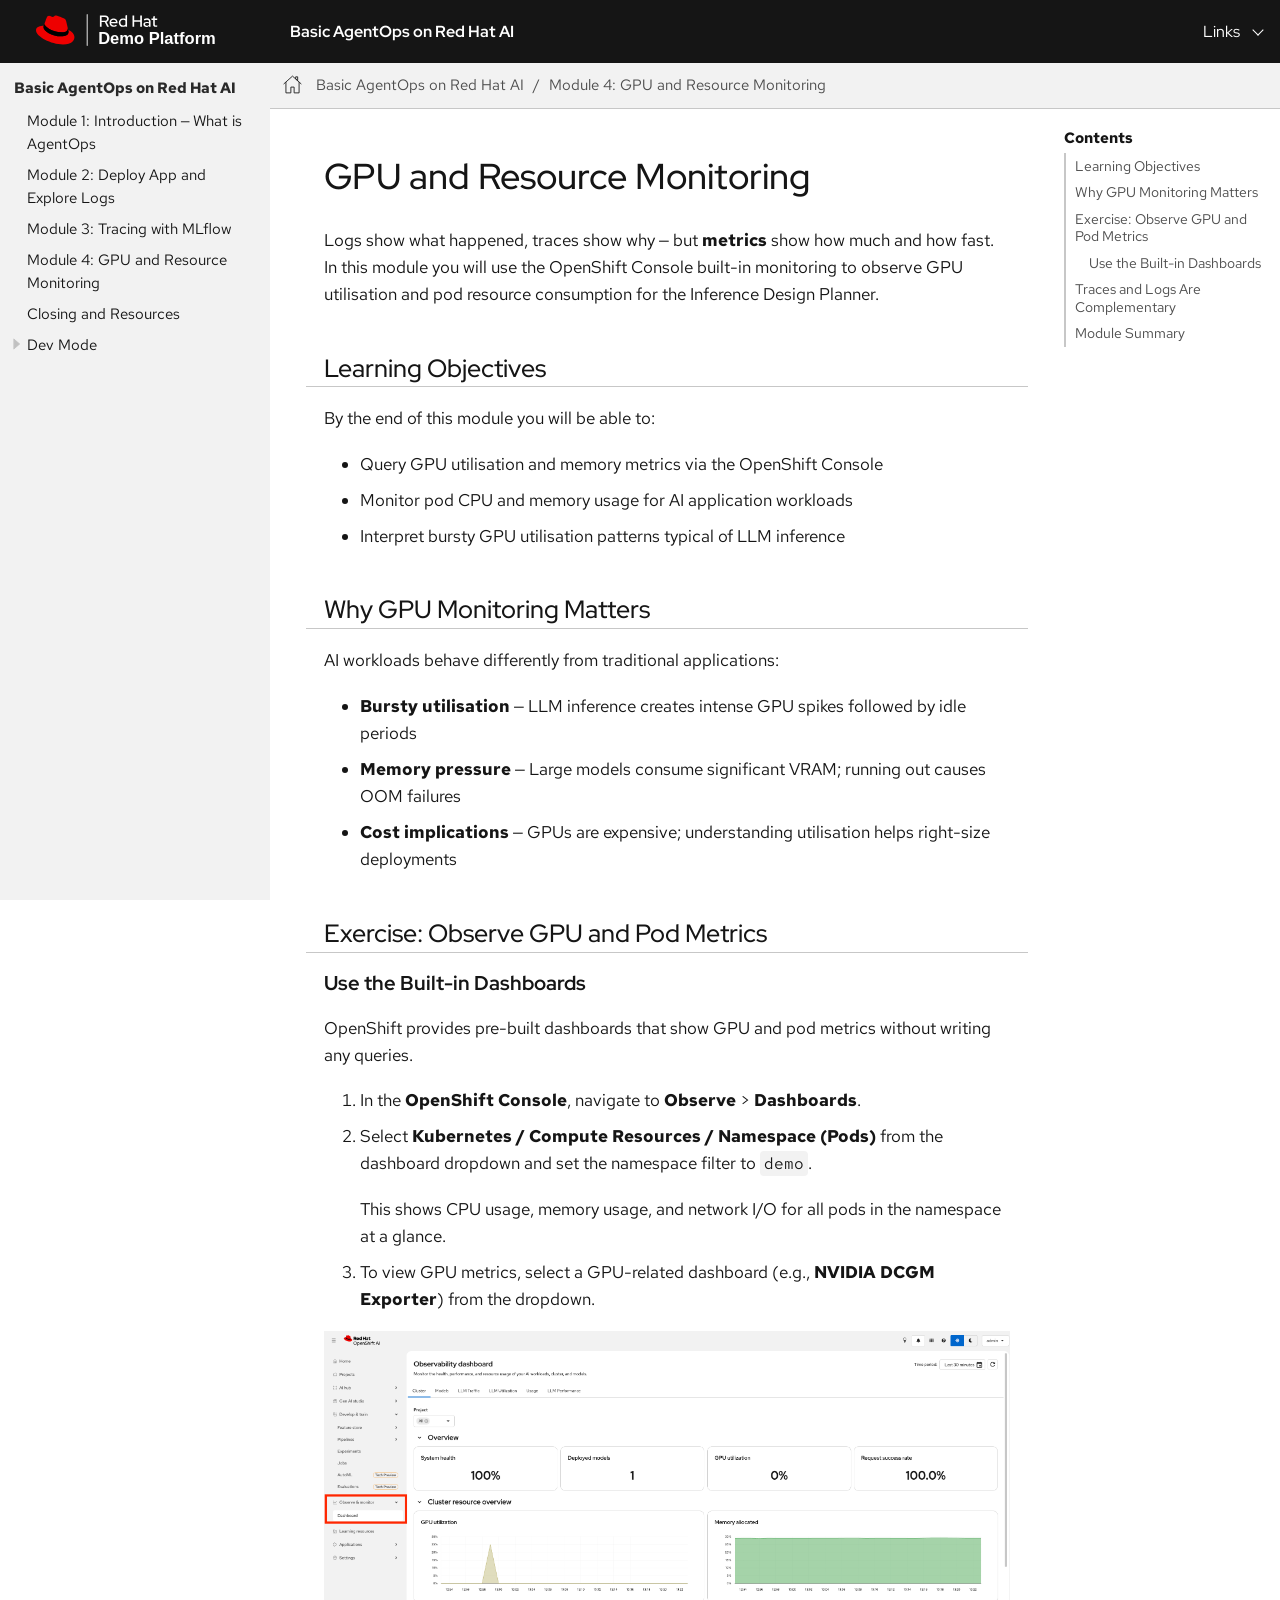
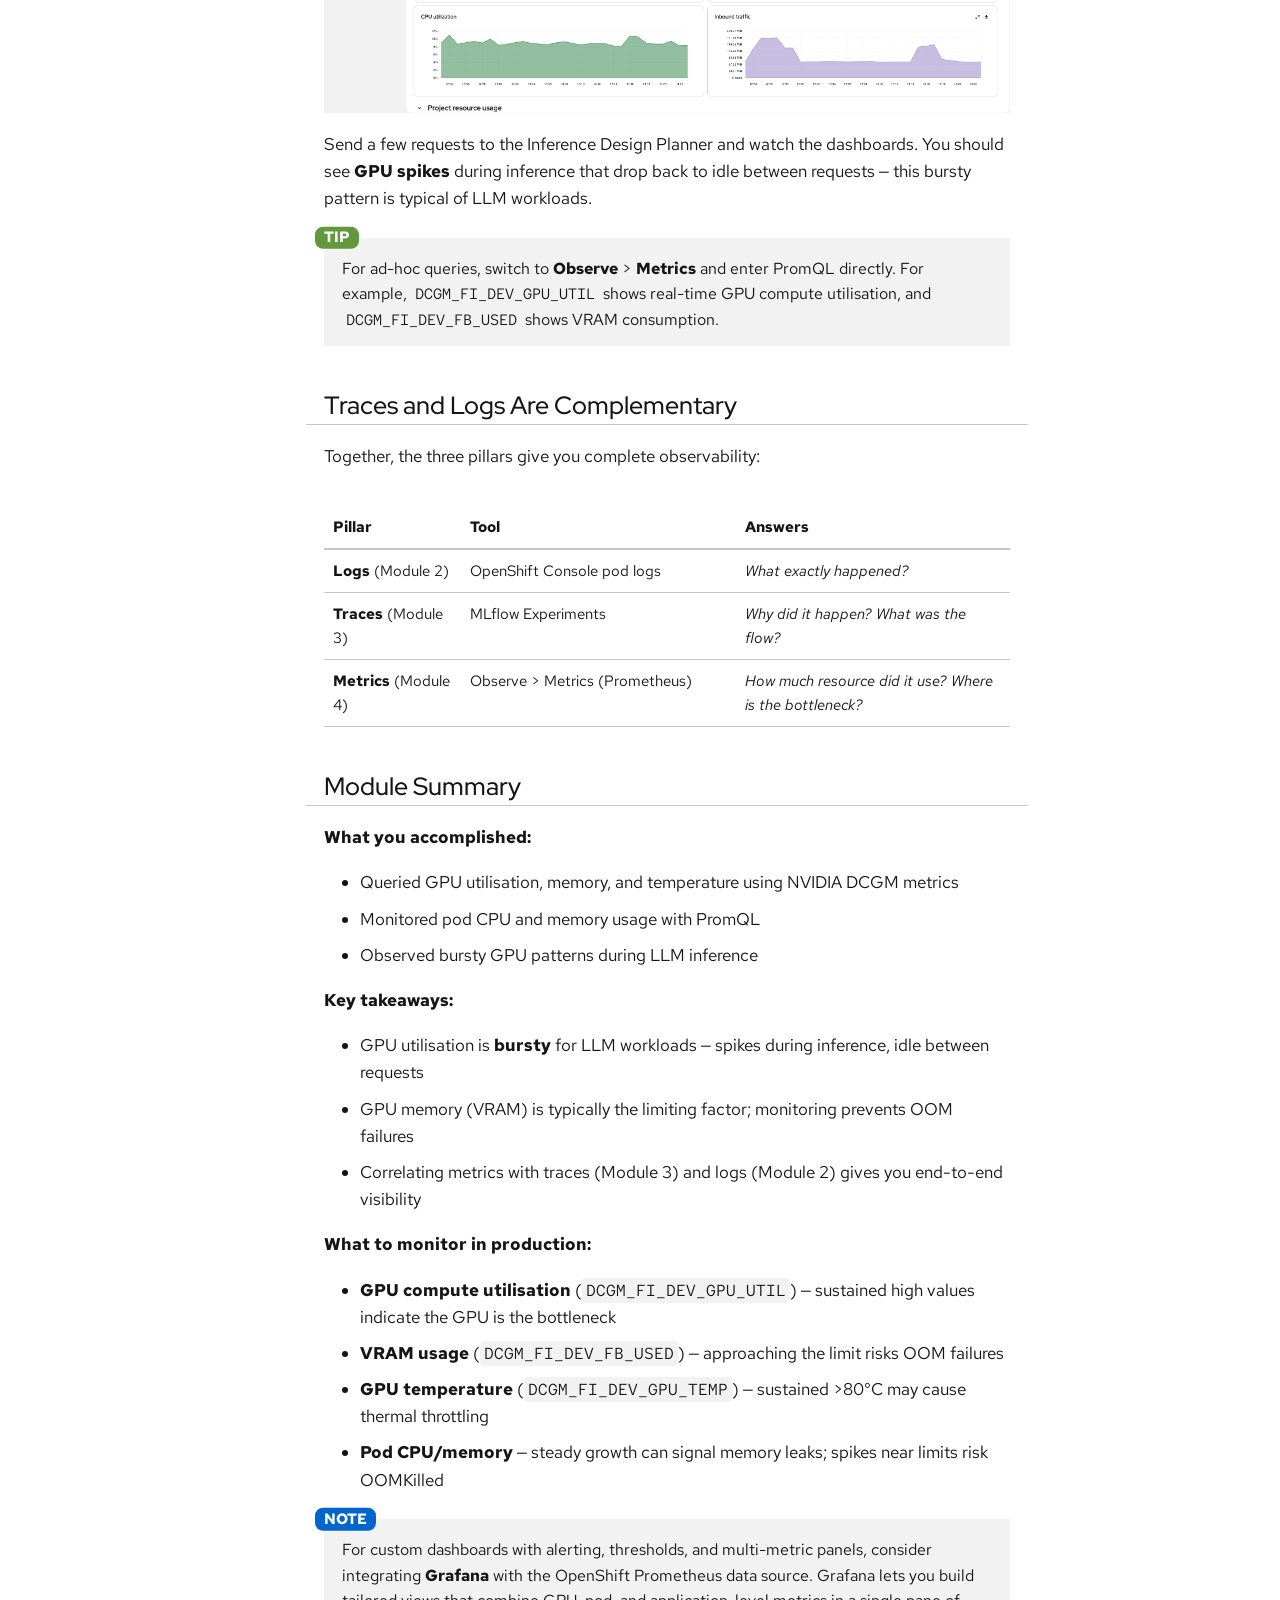
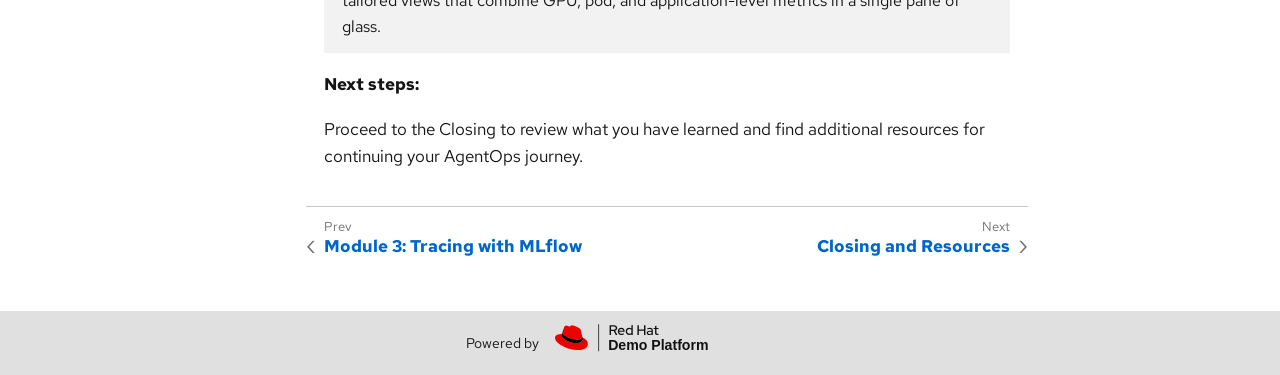
<file: docs/modules/main/module-04-gpu-resources.html>
<!DOCTYPE html>
<html lang="en">
  <head>
    <meta charset="utf-8">
    <meta name="viewport" content="width=device-width,initial-scale=1">
    <title>GPU and Resource Monitoring :: Basic AgentOps on Red Hat AI</title>
    <link rel="canonical" href="https://hyochoi.github.io/rhoai-basic-agentops-workshop/modules/main/module-04-gpu-resources.html">
    <link rel="prev" href="module-03-tracing-mlflow.html#tracing-mlflow">
    <link rel="next" href="module-05-closing.html#closing">
    <meta name="generator" content="Antora 3.2.1">
    <link rel="preconnect" href="https://fonts.googleapis.com">
    <link rel="preconnect" href="https://fonts.gstatic.com" crossorigin>
    <link rel="stylesheet" href="https://fonts.googleapis.com/css2?family=Red+Hat+Display:wght@400;500;700&family=Red+Hat+Mono:wght@400;700&family=Red+Hat+Text:wght@400;700&display=swap">
    <link rel="stylesheet" href="../../_/css/site.css">
<link rel="icon" href="../../_/img/favicon.ico" type="image/x-icon">
    <link rel="icon" href="../../_/img/favicon.ico" type="image/x-icon">
  </head>
  <body class="article">
<a class="skip-link" href="#content">Skip to content</a>
<header class="header">
  <nav class="navbar">
    <div class="navbar-brand">
      <span class="navbar-item navbar-logo">
        <img src="../../_/img/logo-demo-platform.svg" alt="Red Hat Demo Platform" class="navbar-logo-img">
      </span>
      <a class="navbar-item site-title" target="_blank" href="https://hyochoi.github.io/rhoai-basic-agentops-workshop">Basic AgentOps on Red Hat AI</a>
    </div>
    <div id="topbar-nav" class="navbar-menu">
      <div class="navbar-end">
        <div class="navbar-item navbar-item-right-dropdown has-dropdown is-hoverable">
          <a class="navbar-link" href="#">Links</a>
          <div class="navbar-dropdown navbar-dropdown-right">
          </div>
        </div>
      </div>
    </div>
  </nav>
</header>
<div class="body">
<div class="nav-container" data-component="modules" data-version="main">
  <aside class="nav">
    <div class="panels">
<div class="nav-panel-menu is-active" data-panel="menu">
  <nav class="nav-menu">
    <h3 class="title"><a href="index.html" class=" query-params-link">Basic AgentOps on Red Hat AI</a></h3>
<ul class="nav-list">
  <li class="nav-item" data-depth="0">
<ul class="nav-list">
  <li class="nav-item" data-depth="1">
    <a class="nav-link" href="module-01-introduction.html#introduction">Module 1: Introduction&#8201;&#8212;&#8201;What is AgentOps</a>
  </li>
  <li class="nav-item" data-depth="1">
    <a class="nav-link" href="module-02-deploy-and-logs.html#deploy-and-logs">Module 2: Deploy App and Explore Logs</a>
  </li>
  <li class="nav-item" data-depth="1">
    <a class="nav-link" href="module-03-tracing-mlflow.html#tracing-mlflow">Module 3: Tracing with MLflow</a>
  </li>
  <li class="nav-item" data-depth="1">
    <a class="nav-link" href="#gpu-resources">Module 4: GPU and Resource Monitoring</a>
  </li>
  <li class="nav-item" data-depth="1">
    <a class="nav-link" href="module-05-closing.html#closing">Closing and Resources</a>
  </li>
</ul>
  </li>
  <li class="nav-item" data-depth="0">
    <button class="nav-item-toggle"></button>
    <span class="nav-text">Dev Mode</span>
<ul class="nav-list">
  <li class="nav-item" data-depth="1">
    <a class="nav-link" href="attrs-page.html">Attributes Page</a>
  </li>
</ul>
  </li>
</ul>
  </nav>
</div>
<div class="nav-panel-explore" data-panel="explore">
  <div class="context">
  </div>
  <ul class="components">
    <li class="component is-current">
      <span class="title">Basic AgentOps on Red Hat AI</span>
      <ul class="versions">
        <li class="version is-current">
          <a href="index.html">main</a>
        </li>
      </ul>
    </li>
  </ul>
</div>    </div>
  </aside>
</div>
<main class="article" id="content">
<div class="toolbar" role="navigation">
<button class="nav-toggle"></button>
  <a href="index.html" class="home-link"></a>
<nav class="breadcrumbs" aria-label="breadcrumbs">
  <ul>
    <li><a href="index.html">Basic AgentOps on Red Hat AI</a></li>
    <li><a href="#gpu-resources">Module 4: GPU and Resource Monitoring</a></li>
  </ul>
</nav>
</div>
  <div class="content">
<article class="doc">
<h1 class="page">GPU and Resource Monitoring</h1>
<div id="preamble">
<div class="sectionbody">
<div class="paragraph">
<p>Logs show what happened, traces show why&#8201;&#8212;&#8201;but <strong>metrics</strong> show how much and how fast. In this module you will use the OpenShift Console built-in monitoring to observe GPU utilisation and pod resource consumption for the Inference Design Planner.</p>
</div>
</div>
</div>
<div class="sect1">
<h2 id="_learning_objectives"><a class="anchor" href="#_learning_objectives"></a>Learning Objectives</h2>
<div class="sectionbody">
<div class="paragraph">
<p>By the end of this module you will be able to:</p>
</div>
<div class="ulist">
<ul>
<li>
<p>Query GPU utilisation and memory metrics via the OpenShift Console</p>
</li>
<li>
<p>Monitor pod CPU and memory usage for AI application workloads</p>
</li>
<li>
<p>Interpret bursty GPU utilisation patterns typical of LLM inference</p>
</li>
</ul>
</div>
</div>
</div>
<div class="sect1">
<h2 id="_why_gpu_monitoring_matters"><a class="anchor" href="#_why_gpu_monitoring_matters"></a>Why GPU Monitoring Matters</h2>
<div class="sectionbody">
<div class="paragraph">
<p>AI workloads behave differently from traditional applications:</p>
</div>
<div class="ulist">
<ul>
<li>
<p><strong>Bursty utilisation</strong>&#8201;&#8212;&#8201;LLM inference creates intense GPU spikes followed by idle periods</p>
</li>
<li>
<p><strong>Memory pressure</strong>&#8201;&#8212;&#8201;Large models consume significant VRAM; running out causes OOM failures</p>
</li>
<li>
<p><strong>Cost implications</strong>&#8201;&#8212;&#8201;GPUs are expensive; understanding utilisation helps right-size deployments</p>
</li>
</ul>
</div>
</div>
</div>
<div class="sect1">
<h2 id="_exercise_observe_gpu_and_pod_metrics"><a class="anchor" href="#_exercise_observe_gpu_and_pod_metrics"></a>Exercise: Observe GPU and Pod Metrics</h2>
<div class="sectionbody">
<div class="sect2">
<h3 id="_use_the_built_in_dashboards"><a class="anchor" href="#_use_the_built_in_dashboards"></a>Use the Built-in Dashboards</h3>
<div class="paragraph">
<p>OpenShift provides pre-built dashboards that show GPU and pod metrics without writing any queries.</p>
</div>
<div class="olist arabic">
<ol class="arabic">
<li>
<p>In the <strong>OpenShift Console</strong>, navigate to <strong>Observe</strong> &gt; <strong>Dashboards</strong>.</p>
</li>
<li>
<p>Select <strong>Kubernetes / Compute Resources / Namespace (Pods)</strong> from the dashboard dropdown and set the namespace filter to <code>demo</code>.</p>
<div class="paragraph">
<p>This shows CPU usage, memory usage, and network I/O for all pods in the namespace at a glance.</p>
</div>
</li>
<li>
<p>To view GPU metrics, select a GPU-related dashboard (e.g., <strong>NVIDIA DCGM Exporter</strong>) from the dropdown.</p>
</li>
</ol>
</div>
<div class="imageblock">
<div class="content">
<img src="_images/img-gpu-metrics.png" alt="Observe &gt; Dashboards showing GPU and pod resource metrics">
</div>
</div>
<div class="paragraph">
<p>Send a few requests to the Inference Design Planner and watch the dashboards. You should see <strong>GPU spikes</strong> during inference that drop back to idle between requests&#8201;&#8212;&#8201;this bursty pattern is typical of LLM workloads.</p>
</div>
<div class="admonitionblock tip">
<table>
<tr>
<td class="icon">
<i class="fa icon-tip" title="Tip"></i>
</td>
<td class="content">
<div class="paragraph">
<p>For ad-hoc queries, switch to <strong>Observe</strong> &gt; <strong>Metrics</strong> and enter PromQL directly. For example, <code>DCGM_FI_DEV_GPU_UTIL</code> shows real-time GPU compute utilisation, and <code>DCGM_FI_DEV_FB_USED</code> shows VRAM consumption.</p>
</div>
</td>
</tr>
</table>
</div>
</div>
</div>
</div>
<div class="sect1">
<h2 id="_traces_and_logs_are_complementary"><a class="anchor" href="#_traces_and_logs_are_complementary"></a>Traces and Logs Are Complementary</h2>
<div class="sectionbody">
<div class="paragraph">
<p>Together, the three pillars give you complete observability:</p>
</div>
<table class="tableblock frame-all grid-all stretch">
<colgroup>
<col style="width: 20%;">
<col style="width: 40%;">
<col style="width: 40%;">
</colgroup>
<thead>
<tr>
<th class="tableblock halign-left valign-top">Pillar</th>
<th class="tableblock halign-left valign-top">Tool</th>
<th class="tableblock halign-left valign-top">Answers</th>
</tr>
</thead>
<tbody>
<tr>
<td class="tableblock halign-left valign-top"><p class="tableblock"><strong>Logs</strong> (Module 2)</p></td>
<td class="tableblock halign-left valign-top"><p class="tableblock">OpenShift Console pod logs</p></td>
<td class="tableblock halign-left valign-top"><p class="tableblock"><em>What exactly happened?</em></p></td>
</tr>
<tr>
<td class="tableblock halign-left valign-top"><p class="tableblock"><strong>Traces</strong> (Module 3)</p></td>
<td class="tableblock halign-left valign-top"><p class="tableblock">MLflow Experiments</p></td>
<td class="tableblock halign-left valign-top"><p class="tableblock"><em>Why did it happen? What was the flow?</em></p></td>
</tr>
<tr>
<td class="tableblock halign-left valign-top"><p class="tableblock"><strong>Metrics</strong> (Module 4)</p></td>
<td class="tableblock halign-left valign-top"><p class="tableblock">Observe &gt; Metrics (Prometheus)</p></td>
<td class="tableblock halign-left valign-top"><p class="tableblock"><em>How much resource did it use? Where is the bottleneck?</em></p></td>
</tr>
</tbody>
</table>
</div>
</div>
<div class="sect1">
<h2 id="_module_summary"><a class="anchor" href="#_module_summary"></a>Module Summary</h2>
<div class="sectionbody">
<div class="paragraph">
<p><strong>What you accomplished:</strong></p>
</div>
<div class="ulist">
<ul>
<li>
<p>Queried GPU utilisation, memory, and temperature using NVIDIA DCGM metrics</p>
</li>
<li>
<p>Monitored pod CPU and memory usage with PromQL</p>
</li>
<li>
<p>Observed bursty GPU patterns during LLM inference</p>
</li>
</ul>
</div>
<div class="paragraph">
<p><strong>Key takeaways:</strong></p>
</div>
<div class="ulist">
<ul>
<li>
<p>GPU utilisation is <strong>bursty</strong> for LLM workloads&#8201;&#8212;&#8201;spikes during inference, idle between requests</p>
</li>
<li>
<p>GPU memory (VRAM) is typically the limiting factor; monitoring prevents OOM failures</p>
</li>
<li>
<p>Correlating metrics with traces (Module 3) and logs (Module 2) gives you end-to-end visibility</p>
</li>
</ul>
</div>
<div class="paragraph">
<p><strong>What to monitor in production:</strong></p>
</div>
<div class="ulist">
<ul>
<li>
<p><strong>GPU compute utilisation</strong> (<code>DCGM_FI_DEV_GPU_UTIL</code>)&#8201;&#8212;&#8201;sustained high values indicate the GPU is the bottleneck</p>
</li>
<li>
<p><strong>VRAM usage</strong> (<code>DCGM_FI_DEV_FB_USED</code>)&#8201;&#8212;&#8201;approaching the limit risks OOM failures</p>
</li>
<li>
<p><strong>GPU temperature</strong> (<code>DCGM_FI_DEV_GPU_TEMP</code>)&#8201;&#8212;&#8201;sustained &gt;80°C may cause thermal throttling</p>
</li>
<li>
<p><strong>Pod CPU/memory</strong>&#8201;&#8212;&#8201;steady growth can signal memory leaks; spikes near limits risk OOMKilled</p>
</li>
</ul>
</div>
<div class="admonitionblock note">
<table>
<tr>
<td class="icon">
<i class="fa icon-note" title="Note"></i>
</td>
<td class="content">
<div class="paragraph">
<p>For custom dashboards with alerting, thresholds, and multi-metric panels, consider integrating <strong>Grafana</strong> with the OpenShift Prometheus data source. Grafana lets you build tailored views that combine GPU, pod, and application-level metrics in a single pane of glass.</p>
</div>
</td>
</tr>
</table>
</div>
<div class="paragraph">
<p><strong>Next steps:</strong></p>
</div>
<div class="paragraph">
<p>Proceed to the Closing to review what you have learned and find additional resources for continuing your AgentOps journey.</p>
</div>
</div>
</div>
<nav class="pagination">
  <span class="prev"><a href="module-03-tracing-mlflow.html#tracing-mlflow" class="query-params-link">Module 3: Tracing with MLflow</a></span>
  <span class="next"><a href="module-05-closing.html#closing" class="query-params-link">Closing and Resources</a></span>
</nav>
</article>
<aside class="toc sidebar" data-title="Contents" data-levels="2">
  <div class="toc-menu"></div>
</aside>  </div>
</main>
</div>
<footer class="footer">
  <a href="https://demo.redhat.com" target="_blank" class="poweredBy"><p>Powered by</p><div class="labInfo_poweredBy" style="display: block; width: 260px;"><svg class="labInfo_poweredByLogo" xmlns="http://www.w3.org/2000/svg" viewBox="0 0 1508.5 178.739"><g fill="#111"><path d="M316.6 63.2v-56H342a21.279 21.279 0 0 1 7.8 1.3 18.111 18.111 0 0 1 5.9 3.5 15.577 15.577 0 0 1 5 11.8 15.051 15.051 0 0 1-3.1 9.5 16.836 16.836 0 0 1-8.4 5.8l12.5 24.1h-9.3l-11.6-23H325v23Zm24.7-48.6H325v18.7h16.3q5.25 0 8.1-2.7a8.7 8.7 0 0 0 2.8-6.6 8.7 8.7 0 0 0-2.8-6.6c-1.8-1.9-4.5-2.8-8.1-2.8ZM364.1 42.8a20.674 20.674 0 0 1 1.6-8.2 20.288 20.288 0 0 1 4.3-6.7 19.92 19.92 0 0 1 6.5-4.5 19.718 19.718 0 0 1 8-1.6 18.463 18.463 0 0 1 7.8 1.6 18.677 18.677 0 0 1 6.2 4.5 20.927 20.927 0 0 1 4.1 6.8 23.2 23.2 0 0 1 1.5 8.4v2.3H372a13.822 13.822 0 0 0 4.6 8.4 13.6 13.6 0 0 0 9.1 3.3 15.553 15.553 0 0 0 5.7-1 12.858 12.858 0 0 0 4.6-2.6l5.1 5a25.983 25.983 0 0 1-7.4 4.1 24.69 24.69 0 0 1-8.4 1.3 21.306 21.306 0 0 1-8.4-1.6 22.763 22.763 0 0 1-6.8-4.4 20.788 20.788 0 0 1-4.5-6.7 23.2 23.2 0 0 1-1.5-8.4Zm20.2-14.2a11.527 11.527 0 0 0-8 3 13.046 13.046 0 0 0-4.2 7.8h24.2a13.091 13.091 0 0 0-4.2-7.8 11.106 11.106 0 0 0-7.8-3ZM443.1 63.2v-3.8a19.448 19.448 0 0 1-5.8 3.3 18.924 18.924 0 0 1-6.7 1.2 19.824 19.824 0 0 1-14.6-6.1 22.268 22.268 0 0 1-4.4-6.7 21.812 21.812 0 0 1 0-16.4A20.534 20.534 0 0 1 416 28a19.335 19.335 0 0 1 6.6-4.5 20.334 20.334 0 0 1 8.2-1.6 20.7 20.7 0 0 1 6.6 1 19.415 19.415 0 0 1 5.7 3V7.2l8-1.8v57.8Zm-25.2-20.4a13.718 13.718 0 0 0 4 10.1 13.45 13.45 0 0 0 9.8 4.1 14.956 14.956 0 0 0 6.4-1.3 15.954 15.954 0 0 0 4.9-3.6V33.6a14.988 14.988 0 0 0-4.9-3.5 15.271 15.271 0 0 0-6.4-1.3 13.423 13.423 0 0 0-9.9 4 13.806 13.806 0 0 0-3.9 10ZM478.1 63.2v-56h8.4v24h29.8v-24h8.4v56h-8.4V38.8h-29.8v24.4ZM547.2 64a16.483 16.483 0 0 1-10.8-3.5 11.037 11.037 0 0 1-4.2-8.9 10.375 10.375 0 0 1 4.7-9.2 20.76 20.76 0 0 1 11.8-3.2 27.841 27.841 0 0 1 5.8.6 27.374 27.374 0 0 1 5.3 1.6v-4.3a8.143 8.143 0 0 0-2.6-6.5 11.452 11.452 0 0 0-7.4-2.2 20.788 20.788 0 0 0-6 .9 34.616 34.616 0 0 0-6.6 2.6l-3-6a54.169 54.169 0 0 1 8.4-3.1 33.18 33.18 0 0 1 8.3-1.1c5.2 0 9.3 1.3 12.2 3.8s4.4 6.1 4.4 10.8v27h-7.8v-3.5a19.441 19.441 0 0 1-5.8 3.2 23.54 23.54 0 0 1-6.7 1Zm-7.3-12.6a5.646 5.646 0 0 0 2.6 4.8 11.193 11.193 0 0 0 6.6 1.8 16.256 16.256 0 0 0 5.9-1 14.449 14.449 0 0 0 4.9-2.9V47a19.778 19.778 0 0 0-4.8-1.8 24.933 24.933 0 0 0-5.7-.6 11.859 11.859 0 0 0-6.8 1.8 5.728 5.728 0 0 0-2.7 5ZM580.6 53.2v-24H572v-6.7h8.6V12.1l7.9-1.9v12.3h12v6.7h-12v22.1a5.94 5.94 0 0 0 1.4 4.4c.9.9 2.5 1.3 4.6 1.3a23.637 23.637 0 0 0 3-.2 10.857 10.857 0 0 0 2.8-.8v6.7a19.28 19.28 0 0 1-3.8.9 27.484 27.484 0 0 1-3.8.3c-3.9 0-7-.9-9-2.8-2-1.7-3.1-4.4-3.1-7.9Z"></path></g><path d="M127 90.2c12.5 0 30.6-2.6 30.6-17.5a12.678 12.678 0 0 0-.3-3.4L149.8 37c-1.7-7.1-3.2-10.3-15.7-16.6-9.7-5-30.8-13.1-37.1-13.1-5.8 0-7.5 7.5-14.4 7.5-6.7 0-11.6-5.6-17.9-5.6-6 0-9.9 4.1-12.9 12.5 0 0-8.4 23.7-9.5 27.2a4.216 4.216 0 0 0-.3 1.9c0 9.2 36.3 39.4 85 39.4Zm32.5-11.4c1.7 8.2 1.7 9.1 1.7 10.1 0 14-15.7 21.8-36.4 21.8-46.8 0-87.7-27.4-87.7-45.5a17.535 17.535 0 0 1 1.5-7.3C21.8 58.8 0 61.8 0 81c0 31.5 74.6 70.3 133.7 70.3 45.3 0 56.7-20.5 56.7-36.6-.1-12.8-11-27.3-30.9-35.9Z" fill="#e00"></path><path d="M159.5 78.8c1.7 8.2 1.7 9.1 1.7 10.1 0 14-15.7 21.8-36.4 21.8-46.8 0-87.7-27.4-87.7-45.5a17.535 17.535 0 0 1 1.5-7.3l3.7-9.1a4.877 4.877 0 0 0-.3 2c0 9.2 36.3 39.4 85 39.4 12.5 0 30.6-2.6 30.6-17.5a12.678 12.678 0 0 0-.3-3.4Z"></path><path d="M253.5 158.7a2.22 2.22 0 0 1-2.2-2.2V2.2a2.2 2.2 0 0 1 4.4 0v154.2a2.242 2.242 0 0 1-2.2 2.3Z" fill="#111"></path><text data-name="Demo Platform" transform="translate(1186 149)" fill="#111" font-size="82" font-family="'RedHatDisplay', 'Overpass', overpass, helvetica, arial, sans-serif" font-weight="700"><tspan x="-877.892" y="0">Demo Platform</tspan></text></svg></div></div>
</footer>
<script defer src="../../_/js/vendor/clipboard.js"></script>
<script defer src="../../_/js/site.js"></script>
<script defer src="../../_/js/vendor/highlight.js"></script>
  </body>
</html>
</file>
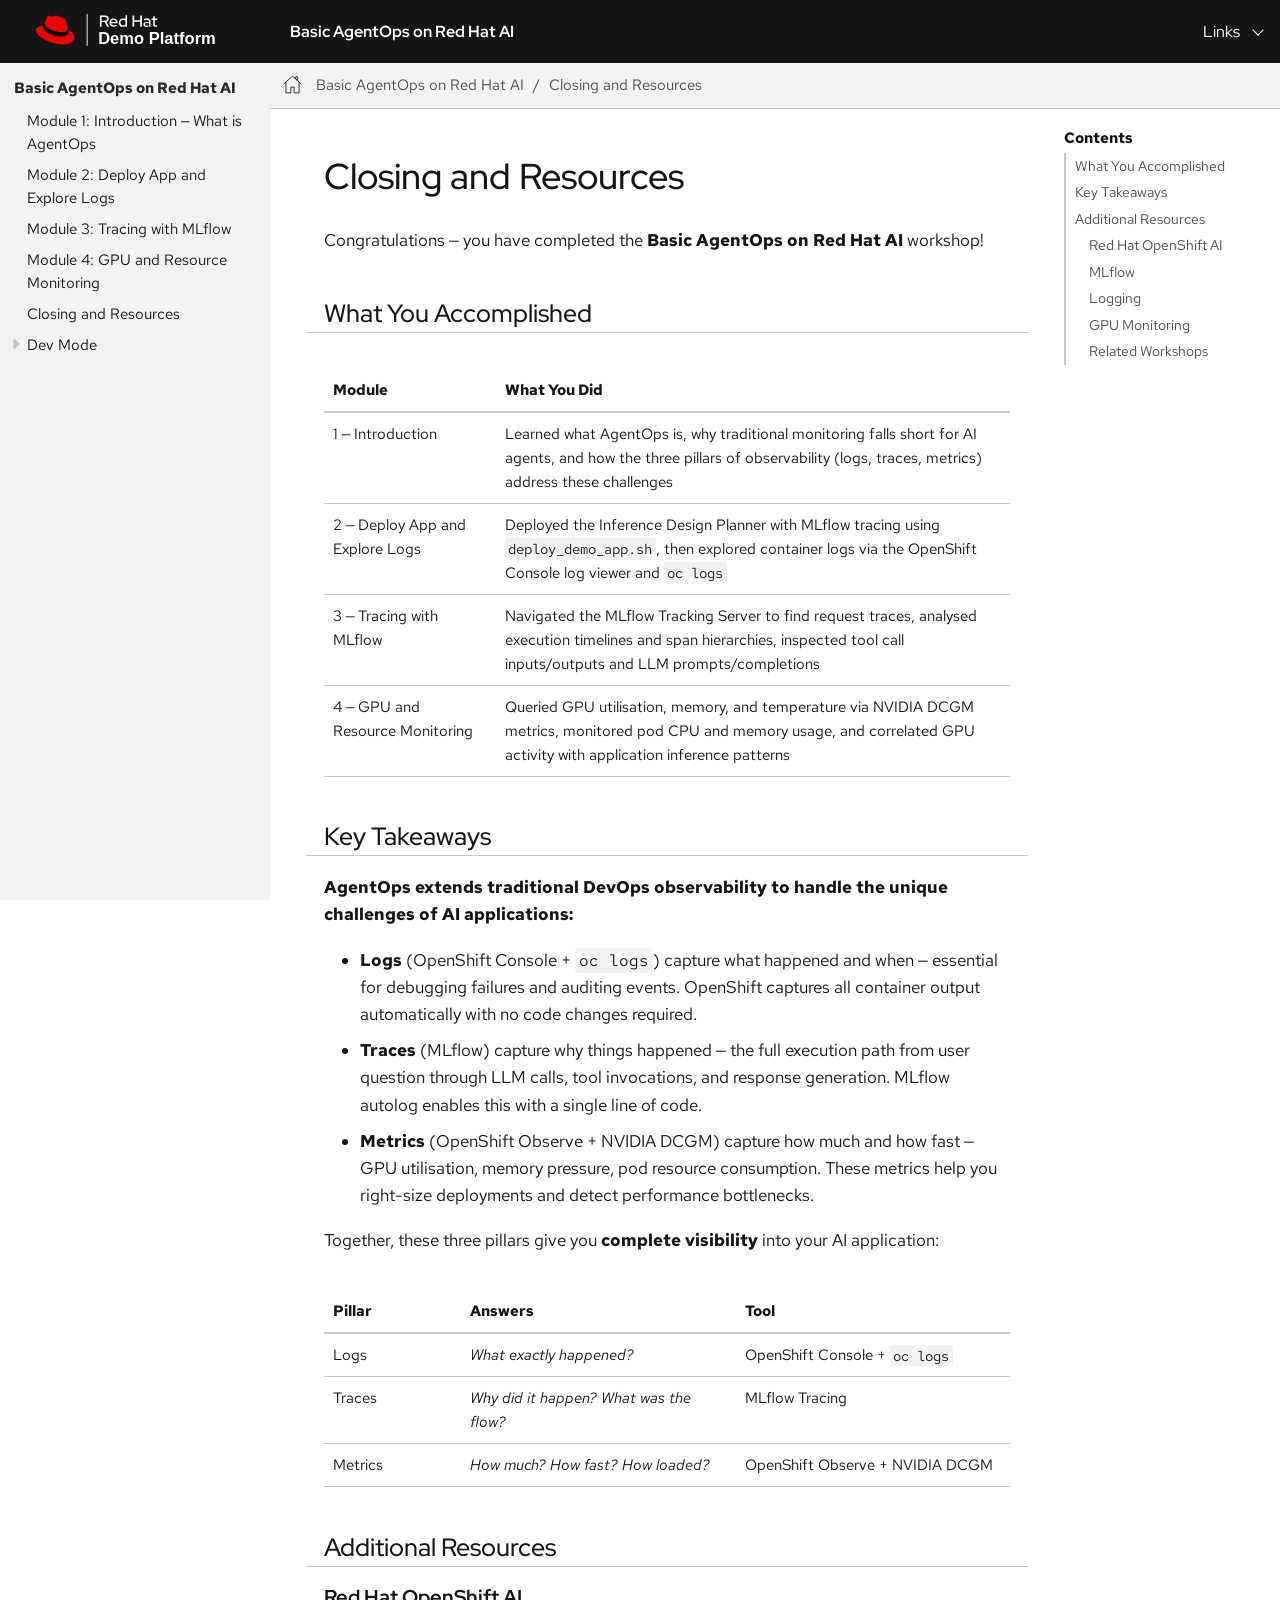
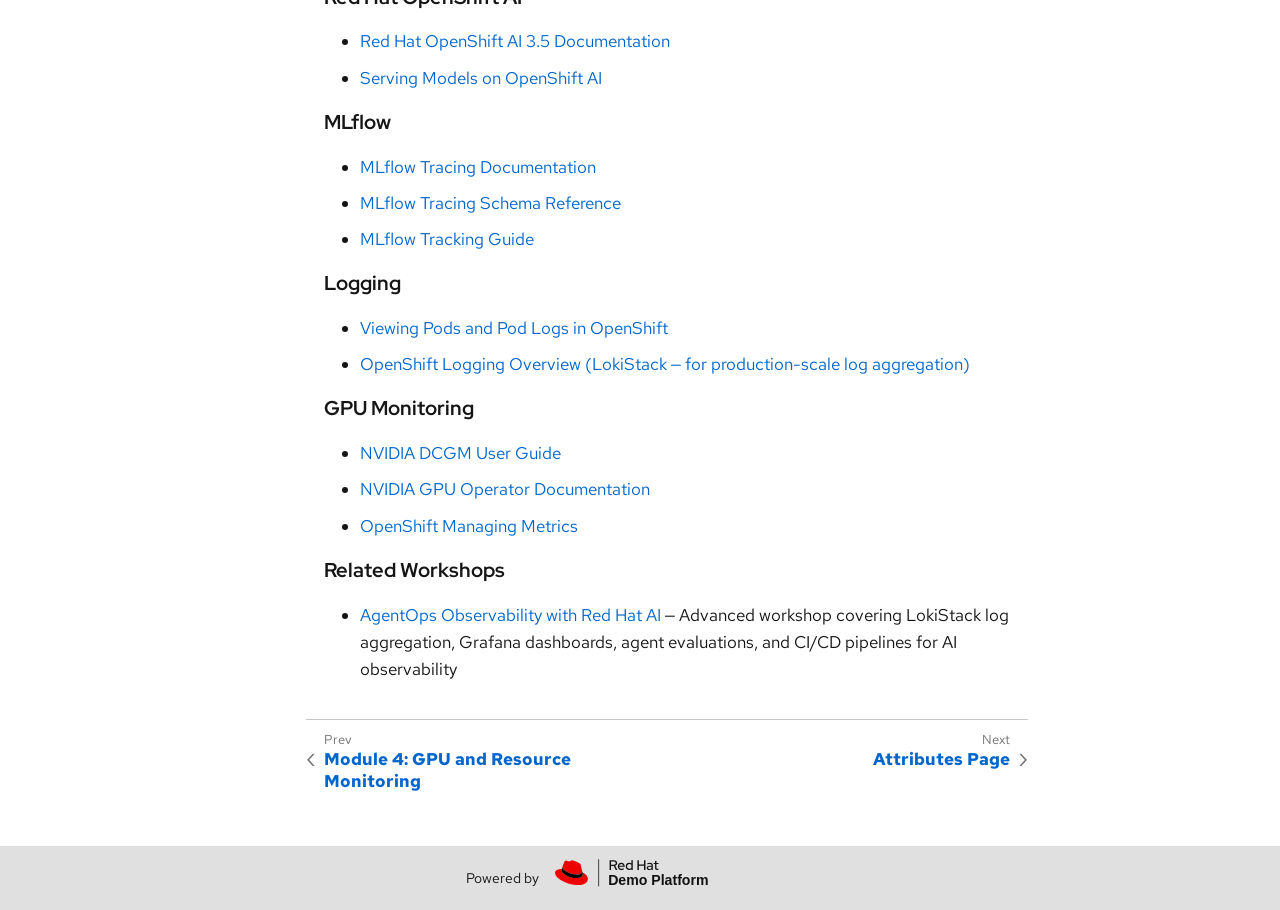
<file: docs/modules/main/module-05-closing.html>
<!DOCTYPE html>
<html lang="en">
  <head>
    <meta charset="utf-8">
    <meta name="viewport" content="width=device-width,initial-scale=1">
    <title>Closing and Resources :: Basic AgentOps on Red Hat AI</title>
    <link rel="canonical" href="https://hyochoi.github.io/rhoai-basic-agentops-workshop/modules/main/module-05-closing.html">
    <link rel="prev" href="module-04-gpu-resources.html#gpu-resources">
    <link rel="next" href="attrs-page.html">
    <meta name="generator" content="Antora 3.2.1">
    <link rel="preconnect" href="https://fonts.googleapis.com">
    <link rel="preconnect" href="https://fonts.gstatic.com" crossorigin>
    <link rel="stylesheet" href="https://fonts.googleapis.com/css2?family=Red+Hat+Display:wght@400;500;700&family=Red+Hat+Mono:wght@400;700&family=Red+Hat+Text:wght@400;700&display=swap">
    <link rel="stylesheet" href="../../_/css/site.css">
<link rel="icon" href="../../_/img/favicon.ico" type="image/x-icon">
    <link rel="icon" href="../../_/img/favicon.ico" type="image/x-icon">
  </head>
  <body class="article">
<a class="skip-link" href="#content">Skip to content</a>
<header class="header">
  <nav class="navbar">
    <div class="navbar-brand">
      <span class="navbar-item navbar-logo">
        <img src="../../_/img/logo-demo-platform.svg" alt="Red Hat Demo Platform" class="navbar-logo-img">
      </span>
      <a class="navbar-item site-title" target="_blank" href="https://hyochoi.github.io/rhoai-basic-agentops-workshop">Basic AgentOps on Red Hat AI</a>
    </div>
    <div id="topbar-nav" class="navbar-menu">
      <div class="navbar-end">
        <div class="navbar-item navbar-item-right-dropdown has-dropdown is-hoverable">
          <a class="navbar-link" href="#">Links</a>
          <div class="navbar-dropdown navbar-dropdown-right">
          </div>
        </div>
      </div>
    </div>
  </nav>
</header>
<div class="body">
<div class="nav-container" data-component="modules" data-version="main">
  <aside class="nav">
    <div class="panels">
<div class="nav-panel-menu is-active" data-panel="menu">
  <nav class="nav-menu">
    <h3 class="title"><a href="index.html" class=" query-params-link">Basic AgentOps on Red Hat AI</a></h3>
<ul class="nav-list">
  <li class="nav-item" data-depth="0">
<ul class="nav-list">
  <li class="nav-item" data-depth="1">
    <a class="nav-link" href="module-01-introduction.html#introduction">Module 1: Introduction&#8201;&#8212;&#8201;What is AgentOps</a>
  </li>
  <li class="nav-item" data-depth="1">
    <a class="nav-link" href="module-02-deploy-and-logs.html#deploy-and-logs">Module 2: Deploy App and Explore Logs</a>
  </li>
  <li class="nav-item" data-depth="1">
    <a class="nav-link" href="module-03-tracing-mlflow.html#tracing-mlflow">Module 3: Tracing with MLflow</a>
  </li>
  <li class="nav-item" data-depth="1">
    <a class="nav-link" href="module-04-gpu-resources.html#gpu-resources">Module 4: GPU and Resource Monitoring</a>
  </li>
  <li class="nav-item" data-depth="1">
    <a class="nav-link" href="#closing">Closing and Resources</a>
  </li>
</ul>
  </li>
  <li class="nav-item" data-depth="0">
    <button class="nav-item-toggle"></button>
    <span class="nav-text">Dev Mode</span>
<ul class="nav-list">
  <li class="nav-item" data-depth="1">
    <a class="nav-link" href="attrs-page.html">Attributes Page</a>
  </li>
</ul>
  </li>
</ul>
  </nav>
</div>
<div class="nav-panel-explore" data-panel="explore">
  <div class="context">
  </div>
  <ul class="components">
    <li class="component is-current">
      <span class="title">Basic AgentOps on Red Hat AI</span>
      <ul class="versions">
        <li class="version is-current">
          <a href="index.html">main</a>
        </li>
      </ul>
    </li>
  </ul>
</div>    </div>
  </aside>
</div>
<main class="article" id="content">
<div class="toolbar" role="navigation">
<button class="nav-toggle"></button>
  <a href="index.html" class="home-link"></a>
<nav class="breadcrumbs" aria-label="breadcrumbs">
  <ul>
    <li><a href="index.html">Basic AgentOps on Red Hat AI</a></li>
    <li><a href="#closing">Closing and Resources</a></li>
  </ul>
</nav>
</div>
  <div class="content">
<article class="doc">
<h1 class="page">Closing and Resources</h1>
<div id="preamble">
<div class="sectionbody">
<div class="paragraph">
<p>Congratulations&#8201;&#8212;&#8201;you have completed the <strong>Basic AgentOps on Red Hat AI</strong> workshop!</p>
</div>
</div>
</div>
<div class="sect1">
<h2 id="_what_you_accomplished"><a class="anchor" href="#_what_you_accomplished"></a>What You Accomplished</h2>
<div class="sectionbody">
<table class="tableblock frame-all grid-all stretch">
<colgroup>
<col style="width: 25%;">
<col style="width: 75%;">
</colgroup>
<thead>
<tr>
<th class="tableblock halign-left valign-top">Module</th>
<th class="tableblock halign-left valign-top">What You Did</th>
</tr>
</thead>
<tbody>
<tr>
<td class="tableblock halign-left valign-top"><p class="tableblock">1&#8201;&#8212;&#8201;Introduction</p></td>
<td class="tableblock halign-left valign-top"><p class="tableblock">Learned what AgentOps is, why traditional monitoring falls short for AI agents, and how the three pillars of observability (logs, traces, metrics) address these challenges</p></td>
</tr>
<tr>
<td class="tableblock halign-left valign-top"><p class="tableblock">2&#8201;&#8212;&#8201;Deploy App and Explore Logs</p></td>
<td class="tableblock halign-left valign-top"><p class="tableblock">Deployed the Inference Design Planner with MLflow tracing using <code>deploy_demo_app.sh</code>, then explored container logs via the OpenShift Console log viewer and <code>oc logs</code></p></td>
</tr>
<tr>
<td class="tableblock halign-left valign-top"><p class="tableblock">3&#8201;&#8212;&#8201;Tracing with MLflow</p></td>
<td class="tableblock halign-left valign-top"><p class="tableblock">Navigated the MLflow Tracking Server to find request traces, analysed execution timelines and span hierarchies, inspected tool call inputs/outputs and LLM prompts/completions</p></td>
</tr>
<tr>
<td class="tableblock halign-left valign-top"><p class="tableblock">4&#8201;&#8212;&#8201;GPU and Resource Monitoring</p></td>
<td class="tableblock halign-left valign-top"><p class="tableblock">Queried GPU utilisation, memory, and temperature via NVIDIA DCGM metrics, monitored pod CPU and memory usage, and correlated GPU activity with application inference patterns</p></td>
</tr>
</tbody>
</table>
</div>
</div>
<div class="sect1">
<h2 id="_key_takeaways"><a class="anchor" href="#_key_takeaways"></a>Key Takeaways</h2>
<div class="sectionbody">
<div class="paragraph">
<p><strong>AgentOps extends traditional DevOps observability to handle the unique challenges of AI applications:</strong></p>
</div>
<div class="ulist">
<ul>
<li>
<p><strong>Logs</strong> (OpenShift Console + <code>oc logs</code>) capture what happened and when&#8201;&#8212;&#8201;essential for debugging failures and auditing events. OpenShift captures all container output automatically with no code changes required.</p>
</li>
<li>
<p><strong>Traces</strong> (MLflow) capture why things happened&#8201;&#8212;&#8201;the full execution path from user question through LLM calls, tool invocations, and response generation. MLflow autolog enables this with a single line of code.</p>
</li>
<li>
<p><strong>Metrics</strong> (OpenShift Observe + NVIDIA DCGM) capture how much and how fast&#8201;&#8212;&#8201;GPU utilisation, memory pressure, pod resource consumption. These metrics help you right-size deployments and detect performance bottlenecks.</p>
</li>
</ul>
</div>
<div class="paragraph">
<p>Together, these three pillars give you <strong>complete visibility</strong> into your AI application:</p>
</div>
<table class="tableblock frame-all grid-all stretch">
<colgroup>
<col style="width: 20%;">
<col style="width: 40%;">
<col style="width: 40%;">
</colgroup>
<thead>
<tr>
<th class="tableblock halign-left valign-top">Pillar</th>
<th class="tableblock halign-left valign-top">Answers</th>
<th class="tableblock halign-left valign-top">Tool</th>
</tr>
</thead>
<tbody>
<tr>
<td class="tableblock halign-left valign-top"><p class="tableblock">Logs</p></td>
<td class="tableblock halign-left valign-top"><p class="tableblock"><em>What exactly happened?</em></p></td>
<td class="tableblock halign-left valign-top"><p class="tableblock">OpenShift Console + <code>oc logs</code></p></td>
</tr>
<tr>
<td class="tableblock halign-left valign-top"><p class="tableblock">Traces</p></td>
<td class="tableblock halign-left valign-top"><p class="tableblock"><em>Why did it happen? What was the flow?</em></p></td>
<td class="tableblock halign-left valign-top"><p class="tableblock">MLflow Tracing</p></td>
</tr>
<tr>
<td class="tableblock halign-left valign-top"><p class="tableblock">Metrics</p></td>
<td class="tableblock halign-left valign-top"><p class="tableblock"><em>How much? How fast? How loaded?</em></p></td>
<td class="tableblock halign-left valign-top"><p class="tableblock">OpenShift Observe + NVIDIA DCGM</p></td>
</tr>
</tbody>
</table>
</div>
</div>
<div class="sect1">
<h2 id="_additional_resources"><a class="anchor" href="#_additional_resources"></a>Additional Resources</h2>
<div class="sectionbody">
<div class="sect2">
<h3 id="_red_hat_openshift_ai"><a class="anchor" href="#_red_hat_openshift_ai"></a>Red Hat OpenShift AI</h3>
<div class="ulist">
<ul>
<li>
<p><a href="https://docs.redhat.com/en/documentation/red_hat_openshift_ai_self-managed/3.5">Red Hat OpenShift AI 3.5 Documentation</a></p>
</li>
<li>
<p><a href="https://docs.redhat.com/en/documentation/red_hat_openshift_ai_self-managed/3.5/html/serving_models">Serving Models on OpenShift AI</a></p>
</li>
</ul>
</div>
</div>
<div class="sect2">
<h3 id="_mlflow"><a class="anchor" href="#_mlflow"></a>MLflow</h3>
<div class="ulist">
<ul>
<li>
<p><a href="https://mlflow.org/docs/latest/llms/tracing/index.html">MLflow Tracing Documentation</a></p>
</li>
<li>
<p><a href="https://mlflow.org/docs/latest/llms/tracing/tracing-schema.html">MLflow Tracing Schema Reference</a></p>
</li>
<li>
<p><a href="https://mlflow.org/docs/latest/tracking.html">MLflow Tracking Guide</a></p>
</li>
</ul>
</div>
</div>
<div class="sect2">
<h3 id="_logging"><a class="anchor" href="#_logging"></a>Logging</h3>
<div class="ulist">
<ul>
<li>
<p><a href="https://docs.openshift.com/container-platform/latest/nodes/pods/nodes-pods-viewing.html">Viewing Pods and Pod Logs in OpenShift</a></p>
</li>
<li>
<p><a href="https://docs.openshift.com/container-platform/latest/observability/logging/about/about-logging.html">OpenShift Logging Overview (LokiStack&#8201;&#8212;&#8201;for production-scale log aggregation)</a></p>
</li>
</ul>
</div>
</div>
<div class="sect2">
<h3 id="_gpu_monitoring"><a class="anchor" href="#_gpu_monitoring"></a>GPU Monitoring</h3>
<div class="ulist">
<ul>
<li>
<p><a href="https://docs.nvidia.com/datacenter/dcgm/latest/user-guide/index.html">NVIDIA DCGM User Guide</a></p>
</li>
<li>
<p><a href="https://docs.nvidia.com/datacenter/cloud-native/gpu-operator/latest/getting-started.html">NVIDIA GPU Operator Documentation</a></p>
</li>
<li>
<p><a href="https://docs.openshift.com/container-platform/latest/observability/monitoring/managing-metrics.html">OpenShift Managing Metrics</a></p>
</li>
</ul>
</div>
</div>
<div class="sect2">
<h3 id="_related_workshops"><a class="anchor" href="#_related_workshops"></a>Related Workshops</h3>
<div class="ulist">
<ul>
<li>
<p><a href="https://rhpds.github.io/agentops-in-prod-showroom/">AgentOps Observability with Red Hat AI</a>&#8201;&#8212;&#8201;Advanced workshop covering LokiStack log aggregation, Grafana dashboards, agent evaluations, and CI/CD pipelines for AI observability</p>
</li>
</ul>
</div>
</div>
</div>
</div>
<nav class="pagination">
  <span class="prev"><a href="module-04-gpu-resources.html#gpu-resources" class="query-params-link">Module 4: GPU and Resource Monitoring</a></span>
  <span class="next"><a href="attrs-page.html" class="query-params-link">Attributes Page</a></span>
</nav>
</article>
<aside class="toc sidebar" data-title="Contents" data-levels="2">
  <div class="toc-menu"></div>
</aside>  </div>
</main>
</div>
<footer class="footer">
  <a href="https://demo.redhat.com" target="_blank" class="poweredBy"><p>Powered by</p><div class="labInfo_poweredBy" style="display: block; width: 260px;"><svg class="labInfo_poweredByLogo" xmlns="http://www.w3.org/2000/svg" viewBox="0 0 1508.5 178.739"><g fill="#111"><path d="M316.6 63.2v-56H342a21.279 21.279 0 0 1 7.8 1.3 18.111 18.111 0 0 1 5.9 3.5 15.577 15.577 0 0 1 5 11.8 15.051 15.051 0 0 1-3.1 9.5 16.836 16.836 0 0 1-8.4 5.8l12.5 24.1h-9.3l-11.6-23H325v23Zm24.7-48.6H325v18.7h16.3q5.25 0 8.1-2.7a8.7 8.7 0 0 0 2.8-6.6 8.7 8.7 0 0 0-2.8-6.6c-1.8-1.9-4.5-2.8-8.1-2.8ZM364.1 42.8a20.674 20.674 0 0 1 1.6-8.2 20.288 20.288 0 0 1 4.3-6.7 19.92 19.92 0 0 1 6.5-4.5 19.718 19.718 0 0 1 8-1.6 18.463 18.463 0 0 1 7.8 1.6 18.677 18.677 0 0 1 6.2 4.5 20.927 20.927 0 0 1 4.1 6.8 23.2 23.2 0 0 1 1.5 8.4v2.3H372a13.822 13.822 0 0 0 4.6 8.4 13.6 13.6 0 0 0 9.1 3.3 15.553 15.553 0 0 0 5.7-1 12.858 12.858 0 0 0 4.6-2.6l5.1 5a25.983 25.983 0 0 1-7.4 4.1 24.69 24.69 0 0 1-8.4 1.3 21.306 21.306 0 0 1-8.4-1.6 22.763 22.763 0 0 1-6.8-4.4 20.788 20.788 0 0 1-4.5-6.7 23.2 23.2 0 0 1-1.5-8.4Zm20.2-14.2a11.527 11.527 0 0 0-8 3 13.046 13.046 0 0 0-4.2 7.8h24.2a13.091 13.091 0 0 0-4.2-7.8 11.106 11.106 0 0 0-7.8-3ZM443.1 63.2v-3.8a19.448 19.448 0 0 1-5.8 3.3 18.924 18.924 0 0 1-6.7 1.2 19.824 19.824 0 0 1-14.6-6.1 22.268 22.268 0 0 1-4.4-6.7 21.812 21.812 0 0 1 0-16.4A20.534 20.534 0 0 1 416 28a19.335 19.335 0 0 1 6.6-4.5 20.334 20.334 0 0 1 8.2-1.6 20.7 20.7 0 0 1 6.6 1 19.415 19.415 0 0 1 5.7 3V7.2l8-1.8v57.8Zm-25.2-20.4a13.718 13.718 0 0 0 4 10.1 13.45 13.45 0 0 0 9.8 4.1 14.956 14.956 0 0 0 6.4-1.3 15.954 15.954 0 0 0 4.9-3.6V33.6a14.988 14.988 0 0 0-4.9-3.5 15.271 15.271 0 0 0-6.4-1.3 13.423 13.423 0 0 0-9.9 4 13.806 13.806 0 0 0-3.9 10ZM478.1 63.2v-56h8.4v24h29.8v-24h8.4v56h-8.4V38.8h-29.8v24.4ZM547.2 64a16.483 16.483 0 0 1-10.8-3.5 11.037 11.037 0 0 1-4.2-8.9 10.375 10.375 0 0 1 4.7-9.2 20.76 20.76 0 0 1 11.8-3.2 27.841 27.841 0 0 1 5.8.6 27.374 27.374 0 0 1 5.3 1.6v-4.3a8.143 8.143 0 0 0-2.6-6.5 11.452 11.452 0 0 0-7.4-2.2 20.788 20.788 0 0 0-6 .9 34.616 34.616 0 0 0-6.6 2.6l-3-6a54.169 54.169 0 0 1 8.4-3.1 33.18 33.18 0 0 1 8.3-1.1c5.2 0 9.3 1.3 12.2 3.8s4.4 6.1 4.4 10.8v27h-7.8v-3.5a19.441 19.441 0 0 1-5.8 3.2 23.54 23.54 0 0 1-6.7 1Zm-7.3-12.6a5.646 5.646 0 0 0 2.6 4.8 11.193 11.193 0 0 0 6.6 1.8 16.256 16.256 0 0 0 5.9-1 14.449 14.449 0 0 0 4.9-2.9V47a19.778 19.778 0 0 0-4.8-1.8 24.933 24.933 0 0 0-5.7-.6 11.859 11.859 0 0 0-6.8 1.8 5.728 5.728 0 0 0-2.7 5ZM580.6 53.2v-24H572v-6.7h8.6V12.1l7.9-1.9v12.3h12v6.7h-12v22.1a5.94 5.94 0 0 0 1.4 4.4c.9.9 2.5 1.3 4.6 1.3a23.637 23.637 0 0 0 3-.2 10.857 10.857 0 0 0 2.8-.8v6.7a19.28 19.28 0 0 1-3.8.9 27.484 27.484 0 0 1-3.8.3c-3.9 0-7-.9-9-2.8-2-1.7-3.1-4.4-3.1-7.9Z"></path></g><path d="M127 90.2c12.5 0 30.6-2.6 30.6-17.5a12.678 12.678 0 0 0-.3-3.4L149.8 37c-1.7-7.1-3.2-10.3-15.7-16.6-9.7-5-30.8-13.1-37.1-13.1-5.8 0-7.5 7.5-14.4 7.5-6.7 0-11.6-5.6-17.9-5.6-6 0-9.9 4.1-12.9 12.5 0 0-8.4 23.7-9.5 27.2a4.216 4.216 0 0 0-.3 1.9c0 9.2 36.3 39.4 85 39.4Zm32.5-11.4c1.7 8.2 1.7 9.1 1.7 10.1 0 14-15.7 21.8-36.4 21.8-46.8 0-87.7-27.4-87.7-45.5a17.535 17.535 0 0 1 1.5-7.3C21.8 58.8 0 61.8 0 81c0 31.5 74.6 70.3 133.7 70.3 45.3 0 56.7-20.5 56.7-36.6-.1-12.8-11-27.3-30.9-35.9Z" fill="#e00"></path><path d="M159.5 78.8c1.7 8.2 1.7 9.1 1.7 10.1 0 14-15.7 21.8-36.4 21.8-46.8 0-87.7-27.4-87.7-45.5a17.535 17.535 0 0 1 1.5-7.3l3.7-9.1a4.877 4.877 0 0 0-.3 2c0 9.2 36.3 39.4 85 39.4 12.5 0 30.6-2.6 30.6-17.5a12.678 12.678 0 0 0-.3-3.4Z"></path><path d="M253.5 158.7a2.22 2.22 0 0 1-2.2-2.2V2.2a2.2 2.2 0 0 1 4.4 0v154.2a2.242 2.242 0 0 1-2.2 2.3Z" fill="#111"></path><text data-name="Demo Platform" transform="translate(1186 149)" fill="#111" font-size="82" font-family="'RedHatDisplay', 'Overpass', overpass, helvetica, arial, sans-serif" font-weight="700"><tspan x="-877.892" y="0">Demo Platform</tspan></text></svg></div></div>
</footer>
<script defer src="../../_/js/vendor/clipboard.js"></script>
<script defer src="../../_/js/site.js"></script>
<script defer src="../../_/js/vendor/highlight.js"></script>
  </body>
</html>
</file>
<file: docs/_/css/site.css>
:root{--color-white:#fff;--color-smoke-30:#f2f2f2;--color-smoke-70:#e0e0e0;--color-smoke-90:#c7c7c7;--color-gray-10:#a3a3a3;--color-gray-30:#707070;--color-gray-40:#8c8c8c;--color-gray-70:#4d4d4d;--color-jet-20:#383838;--color-jet-30:#292929;--color-jet-50:#1f1f1f;--color-jet-70:#151515;--color-black:#000;--rem-base:18;--body-font-size:1.1em;--body-font-size--desktop:1.125em;--body-font-size--print:0.9375em;--body-line-height:1.5;--body-font-color:var(--color-jet-70);--body-font-family:"Red Hat Text","RedHatText","Noto Sans Arabic","Noto Sans Hebrew","Noto Sans JP","Noto Sans KR","Noto Sans Malayalam","Noto Sans SC","Noto Sans TC","Noto Sans Thai",helvetica,arial,sans-serif;--body-font-weight-bold:700;--monospace-font-family:"Red Hat Mono","RedHatMono","Courier New",courier,monospace;--monospace-font-weight-bold:700;--body-background:var(--color-white);--panel-background:var(--color-smoke-30);--panel-border-color:var(--color-smoke-90);--scrollbar-thumb-color:var(--color-gray-10);--navbar-background:var(--color-jet-70);--navbar-font-family:"Red Hat Display","RedHatDisplay","Noto Sans Arabic","Noto Sans Hebrew","Noto Sans JP","Noto Sans KR","Noto Sans Malayalam","Noto Sans SC","Noto Sans TC","Noto Sans Thai",helvetica,arial,sans-serif;--navbar-font-color:var(--color-white);--navbar_hover-background:var(--color-jet-50);--navbar-button-background:var(--color-white);--navbar-button-border-color:var(--panel-border-color);--navbar-button-font-color:var(--color-white);--navbar-menu-border-color:var(--panel-border-color);--navbar-menu-background:var(--color-jet-30);--navbar-menu-font-color:var(--color-white);--navbar-menu_hover-background:var(--color-jet-20);--nav-background:var(--panel-background);--nav-border-color:var(--color-smoke-90);--nav-line-height:1.5;--nav-heading-font-color:var(--color-jet-30);--nav-muted-color:var(--color-gray-70);--nav-panel-divider-color:var(--color-smoke-90);--nav-secondary-background:var(--color-smoke-70);--toolbar-background:var(--panel-background);--toolbar-border-color:var(--panel-border-color);--toolbar-font-color:var(--color-gray-70);--toolbar-muted-color:var(--color-gray-30);--page-version-menu-background:var(--color-smoke-70);--page-version-missing-font-color:var(--color-gray-30);--toc-font-color:var(--nav-muted-color);--toc-heading-font-color:var(--doc-font-color);--toc-border-color:var(--panel-border-color);--toc-line-height:1.3;--caution-color:#5e40be;--caution-on-color:var(--color-white);--important-color:#e00;--important-on-color:var(--color-white);--note-color:#06c;--note-on-color:var(--color-white);--tip-color:#63993d;--tip-on-color:var(--color-white);--warning-color:#dca614;--warning-on-color:var(--color-jet-70);--doc-font-color:var(--color-jet-70);--doc-font-size:inherit;--doc-font-size--desktop:calc(17/var(--rem-base)*1rem);--doc-line-height:1.6;--doc-margin:0 auto;--doc-margin--desktop:0 2rem;--heading-font-family:"Red Hat Display","RedHatDisplay","Noto Sans Arabic","Noto Sans Hebrew","Noto Sans JP","Noto Sans KR","Noto Sans Malayalam","Noto Sans SC","Noto Sans TC","Noto Sans Thai",helvetica,arial,sans-serif;--heading-font-color:var(--color-jet-70);--heading-font-weight:500;--alt-heading-font-weight:var(--body-font-weight-bold);--section-divider-color:var(--panel-border-color);--link-font-color:#06c;--link_hover-font-color:#004d99;--link_unresolved-font-color:var(--important-color);--abstract-background:var(--color-smoke-70);--abstract-font-color:var(--color-jet-20);--abstract-border-color:var(--panel-border-color);--admonition-background:var(--panel-background);--admonition-label-font-weight:var(--body-font-weight-bold);--caption-font-color:var(--color-gray-70);--caption-font-weight:var(--body-font-weight-bold);--code-background:var(--panel-background);--code-font-color:var(--body-font-color);--example-background:var(--color-white);--example-border-color:var(--color-gray-70);--kbd-background:var(--panel-background);--kbd-border-color:var(--color-gray-10);--pre-background:var(--panel-background);--pre-border-color:var(--panel-border-color);--pre-annotation-font-color:var(--color-gray-10);--quote-background:var(--panel-background);--quote-border-color:var(--color-gray-70);--quote-font-color:var(--color-gray-70);--quote-attribution-font-color:var(--color-gray-30);--sidebar-background:var(--color-smoke-90);--table-border-color:var(--panel-border-color);--footer-line-height:var(--doc-line-height);--footer-background:var(--color-smoke-70);--footer-font-color:var(--color-gray-70);--footer-link-font-color:var(--color-jet-70);--navbar-height:calc(63/var(--rem-base)*1rem);--toolbar-height:calc(45/var(--rem-base)*1rem);--drawer-height:var(--toolbar-height);--body-top:var(--navbar-height);--body-min-height:calc(100vh - var(--body-top));--nav-height:calc(var(--body-min-height) - var(--toolbar-height));--nav-height--desktop:var(--body-min-height);--nav-panel-height:calc(var(--nav-height) - var(--drawer-height));--nav-panel-height--desktop:calc(var(--nav-height--desktop) - var(--drawer-height));--nav-width:calc(270/var(--rem-base)*1rem);--toc-top:calc(var(--body-top) + var(--toolbar-height));--toc-height:calc(100vh - var(--toc-top) - 2.5rem);--toc-width:calc(162/var(--rem-base)*1rem);--toc-width--widescreen:calc(216/var(--rem-base)*1rem);--doc-max-width:calc(720/var(--rem-base)*1rem);--doc-max-width--desktop:calc(828/var(--rem-base)*1rem);--z-index-nav:1;--z-index-toolbar:2;--z-index-page-version-menu:3;--z-index-navbar:4}body,html{height:100%}*,:after,:before{-webkit-box-sizing:inherit;box-sizing:inherit}html{-webkit-box-sizing:border-box;box-sizing:border-box;font-size:1.1em;-webkit-text-size-adjust:100%;-moz-text-size-adjust:100%;-ms-text-size-adjust:100%;text-size-adjust:100%}@media screen and (min-width:1024px){html{font-size:1.125em}}body{background:#fff;color:#151515;font-family:Red Hat Text,RedHatText,Noto Sans Arabic,Noto Sans Hebrew,Noto Sans JP,Noto Sans KR,Noto Sans Malayalam,Noto Sans SC,Noto Sans TC,Noto Sans Thai,helvetica,arial,sans-serif;line-height:1.5;margin:0}.skip-link{background:#fff;color:#06c;left:0;padding:.5rem 1rem;position:absolute;top:-100%;z-index:999}.skip-link:focus{top:0}a{text-decoration:none}a:hover{text-decoration:underline}a:active{background-color:transparent}:focus-visible{outline:2px solid #06c;outline-offset:2px}code,kbd,pre{font-family:Red Hat Mono,RedHatMono,Courier New,courier,monospace}b,dt,strong,th{font-weight:700}sub,sup{font-size:75%;line-height:0;position:relative;vertical-align:baseline}sub{bottom:-.25em}sup{top:-.5em}em em{font-style:normal}strong strong{font-weight:400}button{cursor:pointer;font-family:inherit;font-size:1em;line-height:1.5;margin:0}button::-moz-focus-inner{border:none;padding:0}.body{word-wrap:break-word}@media screen and (min-width:1024px){.body{display:-webkit-box;display:-ms-flexbox;display:flex}}.nav-container{font-size:.94444rem;left:0;position:fixed;top:3.5rem;visibility:hidden;width:100%;z-index:1}@media screen and (min-width:769px){.nav-container{width:15rem}}@media screen and (min-width:1024px){.nav-container{font-size:.86111rem;-webkit-box-flex:0;-ms-flex:none;flex:none;position:static;top:0;visibility:visible}}.nav-container.is-active{visibility:visible}.nav{background:#f2f2f2;height:calc(100vh - 6rem);position:relative;top:2.5rem}@media screen and (min-width:769px){.nav{-webkit-box-shadow:.5px 0 3px #c7c7c7;box-shadow:.5px 0 3px #c7c7c7}}@media screen and (min-width:1024px){.nav{-webkit-box-shadow:none;box-shadow:none;height:calc(100vh - 3.5rem);position:sticky;top:3.5rem}}.nav .panels{display:-webkit-box;display:-ms-flexbox;display:flex;-webkit-box-orient:vertical;-webkit-box-direction:normal;-ms-flex-direction:column;flex-direction:column;height:inherit}html.is-clipped--nav{overflow-y:hidden}.nav-panel-menu{display:-webkit-box;display:-ms-flexbox;display:flex;overflow-y:scroll;-webkit-box-orient:vertical;-webkit-box-direction:normal;-ms-flex-direction:column;flex-direction:column;height:calc(100vh - 8.5rem)}@media screen and (min-width:1024px){.nav-panel-menu{height:calc(100vh - 6rem)}}.nav-panel-menu:not(.is-active) .nav-menu{opacity:.75}.nav-panel-menu:not(.is-active):after{background:rgba(0,0,0,.5);bottom:0;content:"";display:block;left:0;position:absolute;right:0;top:0}.nav-panel-explore .components,.nav-panel-menu{scrollbar-color:#a3a3a3 transparent;scrollbar-width:thin}.nav-panel-explore .components::-webkit-scrollbar,.nav-panel-menu::-webkit-scrollbar{width:.25rem}.nav-panel-explore .components::-webkit-scrollbar-thumb,.nav-panel-menu::-webkit-scrollbar-thumb{background-color:#a3a3a3}.nav-menu{-webkit-box-flex:1;-ms-flex-positive:1;flex-grow:1;line-height:1.5;min-height:0;padding:.5rem .75rem;position:relative;width:100%}.nav-menu h3.title{color:#292929;font-size:inherit;font-weight:700;margin:0;padding:.25em 0 .125em}.nav-menu a{color:inherit}.nav-list{margin:0 0 0 .75rem;padding:0}.nav-menu>.nav-list{margin-bottom:.5rem}.nav-item{list-style:none;margin-top:.5em}.nav-item-toggle~.nav-list{padding-bottom:.125rem}.nav-item[data-depth="0"]>.nav-list:first-child{display:block;margin:0}.nav-item:not(.is-active)>.nav-list{display:none}.nav-item-toggle{background:transparent url(../img/caret.svg) no-repeat 50%/50%;border:none;height:1.5em;line-height:inherit;margin-left:-1.5em;margin-top:-.05em;outline:none;position:absolute;width:1.5em}.nav-item.is-active>.nav-item-toggle{-webkit-transform:rotate(90deg);transform:rotate(90deg)}.is-current-page>.nav-link,.is-current-page>.nav-text{font-weight:700}.nav-panel-explore{background:#f2f2f2;display:-webkit-box;display:-ms-flexbox;display:flex;-webkit-box-orient:vertical;-webkit-box-direction:normal;bottom:0;-ms-flex-direction:column;flex-direction:column;left:0;max-height:calc(50% + 2.5rem);position:absolute;right:0}.nav-panel-explore .context{font-size:.83333rem;-ms-flex-negative:0;-webkit-box-shadow:0 -1px 0 #c7c7c7;box-shadow:0 -1px 0 #c7c7c7;color:#4d4d4d;flex-shrink:0;padding:0 .25rem 0 .5rem;-webkit-box-align:center;-ms-flex-align:center;align-items:center;-webkit-box-pack:justify;-ms-flex-pack:justify;cursor:pointer;display:none;justify-content:space-between;line-height:1}.nav-panel-explore .context .version{background-image:url(../img/chevron.svg);background-position:right .5rem top 50%;background-repeat:no-repeat;background-size:auto .75em;padding:0 1.5rem 0 0}.nav-panel-explore .components{line-height:1.6;-webkit-box-flex:1;-ms-flex-positive:1;background:#e0e0e0;-webkit-box-shadow:inset 0 1px 5px #c7c7c7;box-shadow:inset 0 1px 5px #c7c7c7;display:block;flex-grow:1;margin:0;max-height:100%;overflow-y:scroll;padding:.5rem .75rem 0}.nav-panel-explore:not(.is-active) .components{display:none}.nav-panel-explore .component{display:block}.nav-panel-explore .component+.component{margin-top:.5rem}.nav-panel-explore .component:last-child{margin-bottom:.75rem}.nav-panel-explore .component .title{font-weight:700}.nav-panel-explore .versions{display:-webkit-box;display:-ms-flexbox;display:flex;-ms-flex-wrap:wrap;flex-wrap:wrap;line-height:1;list-style:none;margin-top:-.25rem;padding-left:0}.nav-panel-explore .component .version{display:block;margin:.375rem .375rem 0 0}.nav-panel-explore .component .version a{border:1px solid #c7c7c7;border-radius:.25rem;color:inherit;display:inherit;opacity:.75;padding:.125em .25em;white-space:nowrap}.nav-panel-explore .component .is-current a{border-color:currentColor;font-weight:700;opacity:.9}@media screen and (max-width:1023px){aside.toc.sidebar{display:none}main>.content{overflow-x:auto}}@media screen and (min-width:1024px){main{-webkit-box-flex:1;-ms-flex:auto;flex:auto;min-width:0}main>.content{display:-webkit-box;display:-ms-flexbox;display:flex}aside.toc.embedded{display:none}aside.toc.sidebar{-webkit-box-flex:0;-ms-flex:0 0 9rem;flex:0 0 9rem}}@media screen and (min-width:1216px){aside.toc.sidebar{-ms-flex-preferred-size:12rem;flex-basis:12rem}}.toolbar{color:#4d4d4d;-webkit-box-align:center;-ms-flex-align:center;align-items:center;background-color:#f2f2f2;-webkit-box-shadow:0 1px 0 #c7c7c7;box-shadow:0 1px 0 #c7c7c7;display:-webkit-box;display:-ms-flexbox;display:flex;font-size:.83333rem;height:2.5rem;-webkit-box-pack:start;-ms-flex-pack:start;justify-content:flex-start;position:sticky;top:3.5rem;z-index:2}.toolbar a{color:inherit}.nav-toggle{background:url(../img/menu.svg) no-repeat 50% 47.5%;background-size:49%;border:none;height:2.5rem;line-height:inherit;margin-right:-.25rem;outline:none;padding:0;width:2.5rem}@media screen and (min-width:1024px){.nav-toggle{display:none}}.nav-toggle.is-active{background-image:url(../img/back.svg);background-size:41.5%}.home-link{background:url(../img/home-o.svg) no-repeat 50% 45%;background-size:50%;display:block;height:2.5rem;padding:0;width:2.5rem}.home-link.is-current,.home-link:hover{background-image:url(../img/home.svg)}.edit-this-page{display:none;padding-right:.5rem}@media screen and (min-width:1024px){.edit-this-page{display:block}}.toolbar .edit-this-page a{color:#707070}.breadcrumbs{display:none;-webkit-box-flex:1;-ms-flex:1 1;flex:1 1;line-height:1.5;padding:0 .5rem 0 .75rem}@media screen and (min-width:1024px){.breadcrumbs{display:block}}a+.breadcrumbs{padding-left:.05rem}.breadcrumbs ul{display:-webkit-box;display:-ms-flexbox;display:flex;-ms-flex-wrap:wrap;flex-wrap:wrap;list-style:none;margin:0;padding:0}.breadcrumbs li{display:inline;margin:0}.breadcrumbs li:after{content:"/";padding:0 .5rem}.breadcrumbs li:last-of-type:after{content:none}.page-versions{display:none;line-height:1;margin-right:.7rem;position:relative}@media screen and (min-width:1024px){.page-versions{display:block}}.page-versions .version-menu-toggle{background:url(../img/chevron.svg) no-repeat;background-position:right .5rem top 50%;background-size:auto .75em;border:none;color:inherit;line-height:inherit;outline:none;padding:.5rem 1.5rem .5rem .5rem;position:relative;z-index:3}.page-versions .version-menu{background-color:#e0e0e0;border:1px solid transparent;left:0;padding:1.25rem .5rem .5rem;position:absolute;top:0;width:100%}.page-versions:not(.is-active) .version-menu{display:none}.page-versions .version{display:block;padding-top:.5rem}.page-versions .version.is-current{display:none}.page-versions .version.is-missing{color:#707070;font-style:italic;text-decoration:none}.toc-menu{color:#4d4d4d}.toc.sidebar .toc-menu{margin-right:.75rem;position:sticky;top:6rem}.toc .toc-menu h3{color:#151515;font-size:.88889rem;font-weight:700;line-height:1.3;margin:0 -.5px;padding-bottom:.25rem}.toc.sidebar .toc-menu h3{display:-webkit-box;display:-ms-flexbox;display:flex;-webkit-box-orient:vertical;-webkit-box-direction:normal;-ms-flex-direction:column;flex-direction:column;height:2.5rem;-webkit-box-pack:end;-ms-flex-pack:end;justify-content:flex-end}.toc .toc-menu ul{font-size:.83333rem;line-height:1.3;list-style:none;margin:0;padding:0}.toc.sidebar .toc-menu ul{max-height:calc(100vh - 8.5rem);overflow-y:auto;scrollbar-width:none}.toc .toc-menu ul::-webkit-scrollbar{width:0}@media screen and (min-width:1024px){.toc .toc-menu h3{font-size:.83333rem}.toc .toc-menu ul{font-size:.75rem}}.toc .toc-menu li{margin:0}.toc .toc-menu li[data-level="2"] a{padding-left:1.25rem}.toc .toc-menu li[data-level="3"] a{padding-left:2rem}.toc .toc-menu a{border-left:2px solid #c7c7c7;color:inherit;display:inline-block;padding:.25rem 0 .25rem .5rem;text-decoration:none}.sidebar.toc .toc-menu a{display:block;outline:none}.toc .toc-menu a:hover{color:#06c}.toc .toc-menu a.is-active{border-left-color:#06c;color:#151515}.sidebar.toc .toc-menu a:focus{background:#f2f2f2}.toc .toc-menu .is-hidden-toc{display:none!important}.doc{color:#151515;font-size:inherit;-ms-hyphens:auto;hyphens:auto;line-height:1.6;margin:0 auto;max-width:40rem;padding:0 1rem 4rem}@media screen and (min-width:1024px){.doc{-webkit-box-flex:1;-ms-flex:auto;flex:auto;font-size:.94444rem;margin:0 2rem;max-width:46rem;min-width:0}}.doc h1,.doc h2,.doc h3,.doc h4,.doc h5,.doc h6{color:#151515;font-family:Red Hat Display,RedHatDisplay,Noto Sans Arabic,Noto Sans Hebrew,Noto Sans JP,Noto Sans KR,Noto Sans Malayalam,Noto Sans SC,Noto Sans TC,Noto Sans Thai,helvetica,arial,sans-serif;font-weight:500;-ms-hyphens:none;hyphens:none;line-height:1.3;margin:1rem 0 0}.doc>h1.page:first-child{font-size:2rem;margin:1.5rem 0}@media screen and (min-width:769px){.doc>h1.page:first-child{margin-top:2.5rem}}#preamble+.sect1,.doc .sect1+.sect1{margin-top:2rem}.doc h1.sect0{background:#e0e0e0;font-size:1.8em;margin:1.5rem -1rem 0;padding:.5rem 1rem}.doc h2:not(.discrete){border-bottom:1px solid #c7c7c7;margin-left:-1rem;margin-right:-1rem;padding:.4rem 1rem .1rem}.doc h3:not(.discrete){font-weight:700}.doc h1 .anchor,.doc h2 .anchor,.doc h3 .anchor,.doc h4 .anchor,.doc h5 .anchor,.doc h6 .anchor{font-size:.8em;font-weight:400;margin-left:-1.5ex;padding-top:.05em;position:absolute;text-decoration:none;visibility:hidden;width:1.75ex}.doc h1 .anchor:before,.doc h2 .anchor:before,.doc h3 .anchor:before,.doc h4 .anchor:before,.doc h5 .anchor:before,.doc h6 .anchor:before{content:"\00a7"}.doc h1:hover .anchor,.doc h2:hover .anchor,.doc h3:hover .anchor,.doc h4:hover .anchor,.doc h5:hover .anchor,.doc h6:hover .anchor{visibility:visible}.doc p{margin:0}.doc .tableblock p{font-size:inherit}.doc a{color:#06c}.doc a:hover{color:#004d99}.doc a.unresolved{color:#e00}.doc i.fa{font-style:normal}.doc p code,.doc thead code{background:#f2f2f2;border-radius:.25em;color:#151515;font-size:.95em;padding:.125em .25em}.doc pre{font-size:.88889rem;line-height:1.5;margin:0}.doc blockquote{margin:0}.doc .right{float:right}.doc .left{float:left}.doc .underline{text-decoration:underline}.doc .line-through{text-decoration:line-through}.doc .dlist,.doc .exampleblock,.doc .imageblock,.doc .listingblock,.doc .literalblock,.doc .olist,.doc .paragraph,.doc .partintro,.doc .quoteblock,.doc .sidebarblock,.doc .ulist,.doc .verseblock{margin:1rem 0 0}.doc table.tableblock{border-collapse:collapse;font-size:.83333rem;margin:2rem 0}.doc table.stretch{width:100%}.doc table.tableblock thead th{border-bottom:2.5px solid #c7c7c7;padding:.5rem}.doc table.tableblock td,.doc table.tableblock>:not(thead) th{border-bottom:1px solid #c7c7c7;border-top:1px solid #c7c7c7;padding:.5rem}.doc .halign-left{text-align:left}.doc .halign-right{text-align:right}.doc .halign-center{text-align:center}.doc .valign-top{vertical-align:top}.doc .valign-bottom{vertical-align:bottom}.doc .valign-middle{vertical-align:middle}.doc .admonitionblock{margin:1.4rem 0 0}.doc .admonitionblock p,.doc .admonitionblock td.content{font-size:.88889rem}.doc .admonitionblock td.content>:first-child{margin:0}.doc .admonitionblock pre{font-size:.83333rem}.doc .admonitionblock>table{border-collapse:collapse;position:relative;table-layout:fixed;width:100%}.doc .admonitionblock td.content{background:#f2f2f2;padding:1rem 1rem .75rem;width:100%}.doc .admonitionblock .icon{border-radius:.45rem;font-size:.83333rem;font-weight:700;height:1.25rem;left:0;line-height:1;padding:0 .5rem;position:absolute;text-transform:uppercase;top:0;-webkit-transform:translate(-.5rem,-50%);transform:translate(-.5rem,-50%)}.doc .admonitionblock.caution .icon{background-color:#5e40be;color:#fff}.doc .admonitionblock.important .icon{background-color:#e00;color:#fff}.doc .admonitionblock.note .icon{background-color:#06c;color:#fff}.doc .admonitionblock.tip .icon{background-color:#63993d;color:#fff}.doc .admonitionblock.warning .icon{background-color:#dca614;color:#151515}.doc .admonitionblock .icon i{display:-webkit-inline-box;display:-ms-inline-flexbox;display:inline-flex;-webkit-box-align:center;-ms-flex-align:center;align-items:center;height:100%}.doc .admonitionblock .icon i:after{content:attr(title)}.doc .imageblock{display:-webkit-box;display:-ms-flexbox;display:flex;-webkit-box-orient:vertical;-webkit-box-direction:normal;-ms-flex-direction:column;flex-direction:column;-webkit-box-align:center;-ms-flex-align:center;align-items:center}.doc .imageblock img{display:block}.doc .image>img,.doc .imageblock img{height:auto;max-width:100%}#preamble .abstract blockquote{background:#e0e0e0;border-left:5px solid #c7c7c7;color:#383838;font-size:.88889rem;padding:.75em 1em}.doc .quoteblock{background:#f2f2f2;border-left:5px solid #4d4d4d;color:#4d4d4d;padding:.25rem 2rem 1.25rem}.doc .quoteblock .attribution{color:#707070;font-size:.83333rem;margin-top:.75rem}.doc .quoteblock blockquote{margin-top:1rem}.doc .quoteblock .paragraph{font-style:italic}.doc .quoteblock cite{padding-left:1em}.doc table.tableblock .paragraph{margin:0;padding:0}.doc .olist .admonitionblock,.doc .ulist .admonitionblock,.doc table.tableblock .admonitionblock{padding:0}.doc ol,.doc ul{margin:0;padding:0 0 0 2rem}.doc ol.arabic{list-style-type:decimal}.doc ol.decimal{list-style-type:decimal-leading-zero}.doc ol.loweralpha{list-style-type:lower-alpha}.doc ol.upperalpha{list-style-type:upper-alpha}.doc ol.lowerroman{list-style-type:lower-roman}.doc ol.upperroman{list-style-type:upper-roman}.doc ol.lowergreek{list-style-type:lower-greek}.doc ul.checklist{list-style:none;padding-left:.5rem}.doc ul.checklist p>i.fa-check-square-o:first-child,.doc ul.checklist p>i.fa-square-o:first-child{display:-webkit-inline-box;display:-ms-inline-flexbox;display:inline-flex;-webkit-box-pack:center;-ms-flex-pack:center;justify-content:center;width:1.25rem}.doc ul.checklist i.fa-check-square-o:before{content:"\2713"}.doc ul.checklist i.fa-square-o:before{content:"\274f"}.doc .dlist .dlist,.doc .dlist .olist,.doc .dlist .ulist,.doc .olist .dlist,.doc .olist .olist,.doc .olist .ulist,.doc .ulist .dlist,.doc .ulist .olist,.doc .ulist .ulist{margin-top:.5rem}.doc .olist li,.doc .ulist li{margin-bottom:.5rem}.doc .admonitionblock .listingblock,.doc .olist .listingblock,.doc .ulist .listingblock{padding:0}.doc .admonitionblock .title,.doc .exampleblock .title,.doc .imageblock .title,.doc .listingblock .title,.doc .literalblock .title,.doc .openblock .title,.doc .tableblock caption{color:#4d4d4d;font-size:.88889rem;font-style:italic;font-weight:700;-ms-hyphens:none;hyphens:none;letter-spacing:.01em;padding-bottom:.075rem;text-align:left}.doc .imageblock .title{margin-top:.5rem;padding-bottom:0}.doc .admonitionblock .title+.paragraph{margin-top:0}.doc .exampleblock>.content{background:#fff;border:.25rem solid #4d4d4d;border-radius:.5rem;padding:.75rem}.doc .exampleblock>.content>:first-child{margin-top:0}.doc .sidebarblock{background:#c7c7c7;border-radius:.75rem;padding:.75rem 1.5rem}.doc .sidebarblock>.content>.title{font-size:1.25rem;font-weight:700;line-height:1.3;margin-bottom:-.3em;text-align:center}.doc .sidebarblock>.content>:not(.title):first-child{margin-top:0}.doc .listingblock.wrap pre,.doc .tableblock pre{white-space:pre-wrap}.doc pre.highlight code,.doc pre:not(.highlight){background:#f2f2f2;-webkit-box-shadow:inset 0 0 1.75px #c7c7c7;box-shadow:inset 0 0 1.75px #c7c7c7;display:block;overflow-x:auto;padding:.75rem}.doc .listingblock>.content,.doc pre.highlight{position:relative}.doc .dlist dt{font-style:italic}.doc .dlist dd{margin:0 0 .3rem 1.5rem}.doc .colist{font-size:.88889rem;margin:.25rem 0 -.25rem}.doc .colist>table>tbody>tr>:first-child,.doc .colist>table>tr>:first-child{padding:.25em .5rem 0;vertical-align:top}.doc .colist>table>tbody>tr>:last-child,.doc .colist>table>tr>:last-child{padding:.25rem 0}.doc .conum[data-value]{border:1px solid;border-radius:100%;display:inline-block;font-family:Red Hat Text,RedHatText,Noto Sans Arabic,Noto Sans Hebrew,Noto Sans JP,Noto Sans KR,Noto Sans Malayalam,Noto Sans SC,Noto Sans TC,Noto Sans Thai,helvetica,arial,sans-serif;font-size:.75rem;font-style:normal;height:1.25em;letter-spacing:-.25ex;line-height:1.2;text-align:center;text-indent:-.25ex;width:1.25em}.doc .conum[data-value]:after{content:attr(data-value)}.doc .conum[data-value]+b{display:none}.doc b.button{white-space:nowrap}.doc b.button:before{content:"[";padding-right:.25em}.doc b.button:after{content:"]";padding-left:.25em}.doc kbd{background:#f2f2f2;border:1px solid #a3a3a3;border-radius:.25em;-webkit-box-shadow:0 1px 0 #a3a3a3,inset 0 0 0 .1em #fff;box-shadow:0 1px 0 #a3a3a3,inset 0 0 0 .1em #fff;display:inline-block;font-size:.66667rem;padding:.25em .5em;vertical-align:text-bottom;white-space:nowrap}.doc .keyseq,.doc kbd{line-height:1}.doc .keyseq{font-size:.88889rem}.doc .keyseq kbd{margin:0 .125em}.doc .keyseq kbd:first-child{margin-left:0}.doc .keyseq kbd:last-child{margin-right:0}.doc .menuseq i.caret:before{content:"\203a";font-size:1.1em;font-weight:700;line-height:.90909}.doc .icon i:after,.doc .menuseq,.doc .path,.doc a.bare,.doc b.button,.doc code,.doc kbd{-ms-hyphens:none;hyphens:none}.doc td.tableblock,.doc th.tableblock{word-break:break-word}nav.pagination{border-top:1px solid #c7c7c7;line-height:1;margin:2rem -1rem -1rem;padding:.75rem 1rem 0}nav.pagination,nav.pagination span{display:-webkit-box;display:-ms-flexbox;display:flex}nav.pagination span{-webkit-box-flex:50%;-ms-flex:50%;flex:50%;-webkit-box-orient:vertical;-webkit-box-direction:normal;-ms-flex-direction:column;flex-direction:column}nav.pagination .prev{padding-right:.5rem}nav.pagination .next{margin-left:auto;padding-left:.5rem;text-align:right}nav.pagination span:before{color:#707070;font-size:.75em;padding-bottom:.1em}nav.pagination .prev:before{content:"Prev"}nav.pagination .next:before{content:"Next"}nav.pagination a{font-weight:700;line-height:1.3;position:relative}nav.pagination a:after,nav.pagination a:before{color:#707070;font-size:1.5em;font-weight:400;line-height:.75;position:absolute;top:0;width:1rem}nav.pagination .prev a:before{content:"\2039";-webkit-transform:translateX(-100%);transform:translateX(-100%)}nav.pagination .next a:after{content:"\203a"}html.is-clipped--navbar{overflow-y:hidden}body{padding-top:3.5rem}.navbar{background:#151515;color:#fff;font-family:Red Hat Display,RedHatDisplay,Noto Sans Arabic,Noto Sans Hebrew,Noto Sans JP,Noto Sans KR,Noto Sans Malayalam,Noto Sans SC,Noto Sans TC,Noto Sans Thai,helvetica,arial,sans-serif;font-size:.88889rem;height:3.5rem;position:fixed;top:0;width:100%;word-wrap:break-word;z-index:4}.navbar a{text-decoration:none}.navbar-brand .navbar-item:first-child,.navbar-brand .navbar-item:first-child a{color:#fff;font-size:1.22222rem}.navbar-logo{margin-left:1rem}.navbar-logo-img{height:2rem;width:auto}.navbar-brand .separator{padding:0 .375rem}@media screen and (min-width:1024px){.navbar-end .navbar-link,.navbar-end>.navbar-item{color:#fff}.navbar-end .navbar-link:hover,.navbar-end>a.navbar-item:hover{background:#1f1f1f;color:#fff}.navbar-end .navbar-link:after{border-color:#fff}.navbar-item.has-dropdown:hover .navbar-link{background:#1f1f1f;color:#fff}}.navbar-brand{-webkit-box-align:center;-ms-flex-align:center;align-items:center;display:-webkit-box;display:-ms-flexbox;display:flex;-ms-flex-negative:0;flex-shrink:0;height:3.5rem}.site-title{color:#fff;font-weight:700;min-width:0;overflow:hidden;text-overflow:ellipsis;white-space:nowrap;word-break:break-all}.navbar-burger{background:none;border:none;color:#fff;height:3.5rem;line-height:1;margin-left:auto;outline:none;padding:0;position:relative;width:2.75rem}.navbar-burger span{background:#fff;display:block;height:1px;left:50%;margin-left:-7px;position:absolute;top:50%;width:15px}.navbar-burger span:first-child{margin-top:-6px}.navbar-burger span:nth-child(2){margin-top:-1px}.navbar-burger span:nth-child(3){margin-top:4px}.navbar-burger.is-active span:first-child{margin-left:-5px;-webkit-transform:rotate(45deg);transform:rotate(45deg);-webkit-transform-origin:left top;transform-origin:left top}.navbar-burger.is-active span:nth-child(2){opacity:0}.navbar-burger.is-active span:nth-child(3){margin-left:-5px;-webkit-transform:rotate(-45deg);transform:rotate(-45deg);-webkit-transform-origin:left bottom;transform-origin:left bottom}.navbar-menu{display:none}.navbar-item,.navbar-link{color:#fff;display:block;line-height:1.6;padding:.5rem 1rem;position:relative}.navbar-item{-webkit-box-flex:0;-ms-flex:none;flex:none}.navbar-item.has-dropdown{padding:0}.navbar-item .icon{display:block;height:1.1rem;width:1.1rem}.navbar-link{padding-right:2.5em}.navbar-dropdown .navbar-item{padding-left:1.5rem;padding-right:1.5rem}.navbar-divider{background-color:#c7c7c7;border:none;height:1px;margin:.25rem 0}@media screen and (max-width:1023px){.navbar-brand .navbar-item{-webkit-box-align:center;-ms-flex-align:center;align-items:center;display:-webkit-box;display:-ms-flexbox;display:flex}.navbar-menu{background:#292929;padding:.5rem 0}.navbar-menu.is-active{-webkit-box-shadow:0 8px 16px hsla(0,0%,4%,.1);box-shadow:0 8px 16px hsla(0,0%,4%,.1);display:block;max-height:calc(100vh - 6rem);overflow-y:auto}.navbar-menu .navbar-link:hover,.navbar-menu a.navbar-item:hover{background-color:#383838}}@media screen and (min-width:1024px){.navbar,.navbar-end,.navbar-menu{-webkit-box-align:stretch;-ms-flex-align:stretch;align-items:stretch;display:-webkit-box;display:-ms-flexbox;display:flex}.navbar-brand{max-width:50%;width:100%}.navbar-burger{display:none}.navbar-item,.navbar-link{-webkit-box-align:center;-ms-flex-align:center;align-items:center;display:-webkit-box;display:-ms-flexbox;display:flex}.navbar-item.has-dropdown{-webkit-box-align:stretch;-ms-flex-align:stretch;align-items:stretch}.navbar-item.is-hoverable:hover .navbar-dropdown{display:block;left:auto;right:0}.navbar-link:after{border-style:solid;border-width:0 0 1px 1px;content:" ";display:block;height:.5em;margin-top:-.375em;pointer-events:none;position:absolute;right:1.125em;top:50%;-webkit-transform:rotate(-45deg);transform:rotate(-45deg);width:.5em}.navbar-menu{-webkit-box-flex:1;-ms-flex-positive:1;flex-grow:1}.navbar-end{-webkit-box-pack:end;-ms-flex-pack:end;justify-content:flex-end;margin-left:auto}.navbar-dropdown{background-color:#292929;border:1px solid #c7c7c7;border-radius:0 0 .25rem .25rem;border-top:none;display:none;left:0;min-width:100%;position:absolute;top:100%}.navbar-dropdown .navbar-item{padding:.5rem 1rem;white-space:nowrap}.navbar-dropdown .navbar-item:last-child{border-radius:inherit}.navbar-dropdown a.navbar-item{padding-right:3rem}.navbar-dropdown.is-right{left:auto;right:0}.navbar-dropdown a.navbar-item:hover{background-color:#383838}}.navbar .button{display:-webkit-inline-box;display:-ms-inline-flexbox;display:inline-flex;-webkit-box-align:center;-ms-flex-align:center;align-items:center;border:1px solid #c7c7c7;border-radius:.15rem;color:#fff;height:1.75rem;padding:0 .75em;white-space:nowrap}.navbar-item.search{padding:0 .5rem}#search-field{display:-webkit-box;display:-ms-flexbox;display:flex;-webkit-box-align:center;-ms-flex-align:center;align-items:center}#search-input{background:#1f1f1f;border:1px solid #4d4d4d;border-radius:.25rem;color:#fff;font-family:Red Hat Text,RedHatText,Noto Sans Arabic,Noto Sans Hebrew,Noto Sans JP,Noto Sans KR,Noto Sans Malayalam,Noto Sans SC,Noto Sans TC,Noto Sans Thai,helvetica,arial,sans-serif;font-size:.77778rem;height:2rem;outline:none;padding:.375rem .75rem;-webkit-transition:border-color .15s ease-in-out,background-color .15s ease-in-out,width .2s ease-in-out;transition:border-color .15s ease-in-out,background-color .15s ease-in-out,width .2s ease-in-out;width:12rem}#search-input::-webkit-input-placeholder{color:#a3a3a3}#search-input::-moz-placeholder{color:#a3a3a3}#search-input:-ms-input-placeholder{color:#a3a3a3}#search-input::-ms-input-placeholder{color:#a3a3a3}#search-input::placeholder{color:#a3a3a3}#search-input:focus{background-color:#292929;border-color:#06c;width:16rem}@media screen and (max-width:1023px){.navbar-item.search{padding:.5rem 1rem}#search-input,#search-input:focus{width:100%}}footer.footer{background-color:#e0e0e0;color:#4d4d4d;font-size:.83333rem;line-height:1.6;padding:0}.footer p{margin:.5rem 0}.footer a{color:#151515}.footer .poweredBy{display:-webkit-box;display:-ms-flexbox;display:flex;-webkit-box-orient:horizontal;-webkit-box-direction:normal;-ms-flex-direction:row;flex-direction:row;width:100%;-webkit-box-align:center;-ms-flex-align:center;align-items:center;gap:16px;-webkit-box-pack:center;-ms-flex-pack:center;justify-content:center;padding:12px 32px}.footer .poweredBy p{font-size:14px}
/*! Adapted from the GitHub style by Vasily Polovnyov <vast@whiteants.net> */.hljs-comment,.hljs-quote{color:#998;font-style:italic}.hljs-keyword,.hljs-selector-tag,.hljs-subst{color:#333;font-weight:700}.hljs-literal,.hljs-number,.hljs-tag .hljs-attr,.hljs-template-variable,.hljs-variable{color:teal}.hljs-doctag,.hljs-string{color:#d14}.hljs-section,.hljs-selector-id,.hljs-title{color:#900;font-weight:700}.hljs-subst{font-weight:400}.hljs-class .hljs-title,.hljs-type{color:#458;font-weight:700}.hljs-attribute,.hljs-name,.hljs-tag{color:navy;font-weight:400}.hljs-link,.hljs-regexp{color:#009926}.hljs-bullet,.hljs-symbol{color:#990073}.hljs-built_in,.hljs-builtin-name{color:#0086b3}.hljs-meta{color:#999;font-weight:700}.hljs-deletion{background:#fdd}.hljs-addition{background:#dfd}.hljs-emphasis{font-style:italic}.hljs-strong{font-weight:700}@page{margin:.5in}@media print{.hide-for-print{display:none!important}html{font-size:.9375em}a{color:inherit!important;text-decoration:underline}a.bare,a[href^="#"],a[href^="mailto:"]{text-decoration:none}img,object,svg,tr{page-break-inside:avoid}thead{display:table-header-group}pre{-ms-hyphens:none;hyphens:none;white-space:pre-wrap}body{padding-top:2rem}.navbar{background:none;color:inherit;position:absolute}.navbar *{color:inherit!important}#topbar-nav,.nav-container,.toolbar{display:none}.doc{color:inherit;margin:auto;max-width:none;padding-bottom:2rem}.doc .listingblock code[data-lang]:before{display:block}footer.footer{background:none;border-top:1px solid #c7c7c7;color:#707070;padding:.5rem}.footer *{color:inherit}}.doc .console-input pre.highlight code,.doc .copypaste pre.highlight code,.doc .execute pre.highlight code,.doc .execute-bottom pre.highlight code,.doc .execute-top pre.highlight code{background-color:#faebd7}.doc .console-output pre.highlight code{background-color:#e0ffff}.tooltipped{position:relative}.tooltipped:after{font:normal normal 11px/1.5 -apple-system,BlinkMacSystemFont,Segoe UI,Helvetica,Arial,sans-serif,Apple Color Emoji,Segoe UI Emoji,Segoe UI Symbol;padding:.5em .75em;z-index:1000000;-webkit-font-smoothing:subpixel-antialiased;color:#fff;letter-spacing:normal;text-align:center;text-decoration:none;text-shadow:none;text-transform:none;word-wrap:break-word;background:#1b1f23;border-radius:3px;content:attr(aria-label);white-space:pre}.tooltipped:after,.tooltipped:before{display:none;opacity:0;pointer-events:none;position:absolute}.tooltipped:before{border:6px solid transparent;color:#1b1f23;content:"";height:0;width:0;z-index:1000001}@-webkit-keyframes tooltip-appear{0%{opacity:0}to{opacity:1}}@keyframes tooltip-appear{0%{opacity:0}to{opacity:1}}.tooltipped:active:after,.tooltipped:active:before,.tooltipped:focus:after,.tooltipped:focus:before,.tooltipped:hover:after,.tooltipped:hover:before{-webkit-animation-delay:.4s;animation-delay:.4s;-webkit-animation-duration:.1s;animation-duration:.1s;-webkit-animation-fill-mode:forwards;animation-fill-mode:forwards;-webkit-animation-name:tooltip-appear;animation-name:tooltip-appear;-webkit-animation-timing-function:ease-in;animation-timing-function:ease-in;display:inline-block;text-decoration:none}.tooltipped-no-delay:active:after,.tooltipped-no-delay:active:before,.tooltipped-no-delay:focus:after,.tooltipped-no-delay:focus:before,.tooltipped-no-delay:hover:after,.tooltipped-no-delay:hover:before{-webkit-animation-delay:0s;animation-delay:0s}.tooltipped-multiline:active:after,.tooltipped-multiline:focus:after,.tooltipped-multiline:hover:after{display:table-cell}.tooltipped-s:after,.tooltipped-se:after,.tooltipped-sw:after{margin-top:6px;right:50%;top:100%}.tooltipped-s:before,.tooltipped-se:before,.tooltipped-sw:before{border-bottom-color:#1b1f23;bottom:-7px;margin-right:-6px;right:50%;top:auto}.tooltipped-se:after{left:50%;margin-left:-16px;right:auto}.tooltipped-sw:after{margin-right:-16px}.tooltipped-n:after,.tooltipped-ne:after,.tooltipped-nw:after{bottom:100%;margin-bottom:6px;right:50%}.tooltipped-n:before,.tooltipped-ne:before,.tooltipped-nw:before{border-top-color:#1b1f23;bottom:auto;margin-right:-6px;right:50%;top:-7px}.tooltipped-ne:after{left:50%;margin-left:-16px;right:auto}.tooltipped-nw:after{margin-right:-16px}.tooltipped-n:after,.tooltipped-s:after{-webkit-transform:translateX(50%);transform:translateX(50%)}.tooltipped-w:after{bottom:50%;margin-right:6px;right:100%;-webkit-transform:translateY(50%);transform:translateY(50%)}.tooltipped-w:before{border-left-color:#1b1f23;bottom:50%;left:-7px;margin-top:-6px;top:50%}.tooltipped-e:after{bottom:50%;left:100%;margin-left:6px;-webkit-transform:translateY(50%);transform:translateY(50%)}.tooltipped-e:before{border-right-color:#1b1f23;bottom:50%;margin-top:-6px;right:-7px;top:50%}.tooltipped-align-right-1:after,.tooltipped-align-right-2:after{margin-right:0;right:0}.tooltipped-align-right-1:before{right:10px}.tooltipped-align-right-2:before{right:15px}.tooltipped-align-left-1:after,.tooltipped-align-left-2:after{left:0;margin-left:0}.tooltipped-align-left-1:before{left:5px}.tooltipped-align-left-2:before{left:10px}.tooltipped-multiline:after{max-width:250px;width:-webkit-max-content;width:-moz-max-content;width:max-content;word-wrap:break-word;border-collapse:separate;white-space:pre-line}.tooltipped-multiline.tooltipped-n:after,.tooltipped-multiline.tooltipped-s:after{left:50%;right:auto;-webkit-transform:translateX(-50%);transform:translateX(-50%)}.tooltipped-multiline.tooltipped-e:after,.tooltipped-multiline.tooltipped-w:after{right:100%}@media screen and (min-width:0\0){.tooltipped-multiline:after{width:250px}}.tooltipped-sticky:after,.tooltipped-sticky:before{display:inline-block}.tooltipped-sticky.tooltipped-multiline:after{display:table-cell}.doc .source-toolbox{display:-webkit-box;display:-ms-flexbox;display:flex;-webkit-box-align:center;-ms-flex-align:center;align-items:center;background-color:hsla(0,0%,100%,.9);border-radius:.25em;color:#a3a3a3;font-family:Red Hat Text,RedHatText,Noto Sans Arabic,Noto Sans Hebrew,Noto Sans JP,Noto Sans KR,Noto Sans Malayalam,Noto Sans SC,Noto Sans TC,Noto Sans Thai,helvetica,arial,sans-serif;font-size:.88889rem;line-height:1;padding:.15em .4em;position:absolute;right:.5rem;top:.25rem;-webkit-user-select:none;-moz-user-select:none;-ms-user-select:none;user-select:none;visibility:hidden;white-space:nowrap;z-index:1}.doc .listingblock:hover .source-toolbox{visibility:visible}.doc .source-toolbox .source-lang{letter-spacing:.075em;text-transform:uppercase}.doc .source-toolbox .source-lang:after{content:"|";letter-spacing:0;padding:0 1ch}.doc .source-toolbox .copy-button,.doc .source-toolbox .paste-button{display:-webkit-box;display:-ms-flexbox;display:flex;-webkit-box-orient:vertical;-webkit-box-direction:normal;-ms-flex-direction:column;flex-direction:column;-webkit-box-align:center;-ms-flex-align:center;align-items:center;background:none;border:none;color:inherit;cursor:pointer;font-size:inherit;height:1em;line-height:inherit;outline:none;padding:0;width:1em}.doc .source-toolbox .copy-button:focus-visible,.doc .source-toolbox .paste-button:focus-visible{border-radius:2px;outline:2px solid currentColor;outline-offset:2px}.doc .source-toolbox .paste-button{margin-left:.5ch;position:relative}.doc .source-toolbox .paste-label{bottom:-.15em;color:inherit;font-size:.65em;font-weight:700;line-height:1;position:absolute;right:-.35em}.doc .source-toolbox .copy-icon,.doc .source-toolbox .paste-icon{-webkit-box-flex:0;-ms-flex:none;flex:none;height:inherit;width:inherit}.doc .source-toolbox img.copy-icon,.doc .source-toolbox img.paste-icon{-webkit-filter:invert(50.2%);filter:invert(50.2%)}.doc .source-toolbox svg.copy-icon,.doc .source-toolbox svg.paste-icon{fill:currentColor}.doc .source-toolbox .copy-toast,.doc .source-toolbox .paste-toast{-webkit-box-flex:0;display:-webkit-inline-box;display:-ms-inline-flexbox;display:inline-flex;-ms-flex:none;flex:none;position:relative;-webkit-box-pack:center;-ms-flex-pack:center;background-color:#151515;border-radius:.25em;color:#fff;cursor:auto;justify-content:center;margin-top:1em;opacity:0;padding:.5em;-webkit-transition:opacity .5s ease .5s;transition:opacity .5s ease .5s}.doc .source-toolbox .copy-toast:after,.doc .source-toolbox .paste-toast:after{border:.55em solid transparent;border-left-color:#151515;content:"";height:1em;position:absolute;top:0;-webkit-transform:rotate(-90deg) translateX(50%) translateY(50%);transform:rotate(-90deg) translateX(50%) translateY(50%);-webkit-transform-origin:left;transform-origin:left;width:1em}.doc .source-toolbox .copy-button.clicked .copy-toast,.doc .source-toolbox .paste-button.clicked .paste-toast{opacity:1;-webkit-transition:none;transition:none}.doc .source-toolbox .paste-button.error .paste-toast{background-color:#c9190b}.doc .source-toolbox .paste-button.error .paste-toast:after{border-left-color:#c9190b}.expand img,.expand svg,.fullscreen img,.fullscreen svg{cursor:-webkit-zoom-in;cursor:zoom-in;-webkit-transition:opacity .15s;transition:opacity .15s}.expand img:hover,.expand svg:hover,.fullscreen img:hover,.fullscreen svg:hover{opacity:.85}.lightbox-overlay{background:rgba(0,0,0,.85);display:-webkit-box;display:-ms-flexbox;display:flex;inset:0;position:fixed;z-index:9999;-webkit-box-align:center;-ms-flex-align:center;align-items:center;-webkit-box-pack:center;-ms-flex-pack:center;cursor:-webkit-zoom-out;cursor:zoom-out;justify-content:center;padding:2rem}.lightbox-overlay img,.lightbox-overlay svg{background:#fff;border-radius:8px;-webkit-box-shadow:0 4px 24px rgba(0,0,0,.3);box-shadow:0 4px 24px rgba(0,0,0,.3);cursor:default;max-height:95vh;max-width:95vw;padding:1.5rem}.lightbox-close{color:#fff;cursor:pointer;font-size:2rem;line-height:1;position:fixed;right:1.5rem;top:1rem;z-index:10000}
</file>
